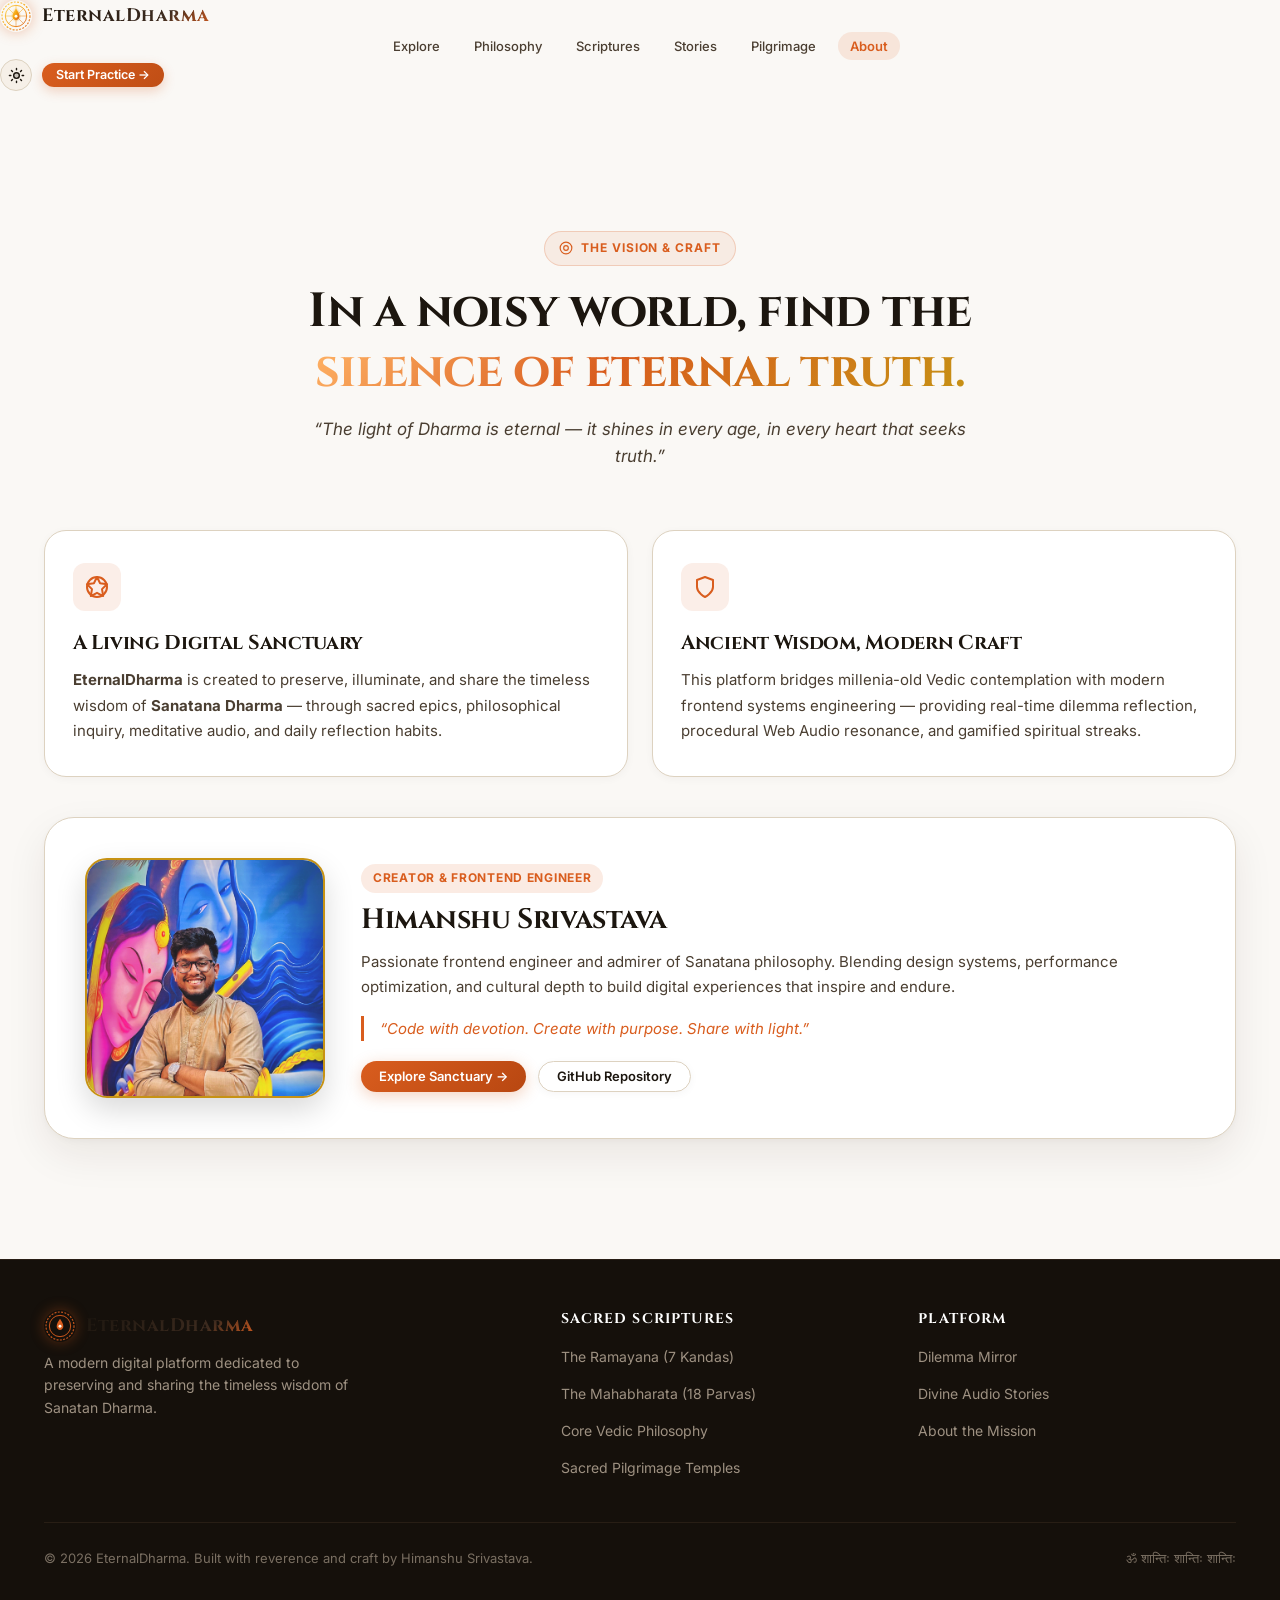
<file: about.html>
<!DOCTYPE html>
<html lang="en">
<head>
  <meta charset="UTF-8" />
  <meta name="viewport" content="width=device-width, initial-scale=1.0" />
  <title>About | EternalDharma — The Digital Sanctuary</title>
  <meta name="description" content="Learn about the mission, philosophy, and craft behind EternalDharma — an interactive digital sanctuary for timeless Sanatan wisdom." />
  
  <!-- Google Fonts: Editorial Serif + Modern Clean Sans + Devanagari -->
  <link rel="preconnect" href="https://fonts.googleapis.com" />
  <link rel="preconnect" href="https://fonts.gstatic.com" crossorigin />
  <link href="https://fonts.googleapis.com/css2?family=Cinzel:wght@600;700;800&family=Inter:wght@400;500;600;700&family=Noto+Serif+Devanagari:wght@400;600;700&display=swap" rel="stylesheet" />
  
  <!-- Stylesheets -->
  <link rel="stylesheet" href="css/style.css?v=10.0" />
  <link rel="stylesheet" href="css/responsive.css?v=10.0" />
  <link rel="stylesheet" href="css/about.css?v=10.0" />
</head>
<body>

  <!-- 🕉️ TOP NAVIGATION (Floating Glass Island) -->
  <header class="navbar-wrapper" id="mainNavbar">
    <div class="navbar-island">
      <a href="index.html" class="brand-logo" aria-label="EternalDharma Homepage">
        <svg class="brand-emblem-svg" width="32" height="32" viewBox="0 0 48 48" fill="none" xmlns="http://www.w3.org/2000/svg" aria-hidden="true">
          <defs>
            <linearGradient id="dharmaGoldGradNav" x1="0%" y1="0%" x2="100%" y2="100%">
              <stop offset="0%" stop-color="#FCD34D" />
              <stop offset="50%" stop-color="#F59E0B" />
              <stop offset="100%" stop-color="#D95D1E" />
            </linearGradient>
            <filter id="sacredGlowNav" x="-20%" y="-20%" width="140%" height="140%">
              <feGaussianBlur stdDeviation="1.5" result="blur" />
              <feComposite in="SourceGraphic" in2="blur" operator="over" />
            </filter>
          </defs>
          <circle cx="24" cy="24" r="21" stroke="url(#dharmaGoldGradNav)" stroke-width="1.8" stroke-dasharray="3 2" opacity="0.85" />
          <circle cx="24" cy="24" r="16" stroke="url(#dharmaGoldGradNav)" stroke-width="1.4" />
          <path d="M24 8 L24 40 M8 24 L40 24 M12.7 12.7 L35.3 35.3 M12.7 35.3 L35.3 12.7" stroke="url(#dharmaGoldGradNav)" stroke-width="1.2" stroke-linecap="round" opacity="0.65" />
          <path d="M24 13 C21.5 17 19 20.5 19 24.5 C19 27.5 21.2 30 24 30 C26.8 30 29 27.5 29 24.5 C29 20.5 26.5 17 24 13 Z" fill="url(#dharmaGoldGradNav)" filter="url(#sacredGlowNav)" />
          <circle cx="24" cy="24.5" r="2.2" fill="#FFFDF0" />
        </svg>
        <span class="brand-title">EternalDharma</span>
      </a>

      <nav aria-label="Primary Navigation" class="nav-menu">
        <ul class="nav-links">
          <li><a href="index.html#discovery" class="nav-link">Explore</a></li>
          <li><a href="sanatan.html" class="nav-link">Philosophy</a></li>
          <li><a href="index.html#scriptures" class="nav-link">Scriptures</a></li>
          <li><a href="stories.html" class="nav-link">Stories</a></li>
          <li><a href="temples.html" class="nav-link">Pilgrimage</a></li>
          <li><a href="about.html" class="nav-link active">About</a></li>
        </ul>
      </nav>

      <div class="nav-actions">
        <!-- Atmospheric Mode Switcher -->
        <button class="btn-atmosphere-toggle" id="btnAtmosphereToggle" title="Toggle Atmosphere (Suryodaya Dawn / Sandhya Night)" aria-label="Toggle Atmosphere Mode">
          <span class="atmosphere-icon-wrap" id="atmosphereIcon">
            <svg width="17" height="17" viewBox="0 0 24 24" fill="none" xmlns="http://www.w3.org/2000/svg" class="atmosphere-svg" aria-hidden="true">
              <circle cx="12" cy="12" r="4" stroke="currentColor" stroke-width="2" fill="currentColor" fill-opacity="0.2"/>
              <path d="M12 2v2M12 20v2M4.93 4.93l1.41 1.41M17.66 17.66l1.41 1.41M2 12h2M20 12h2M6.34 17.66l-1.41 1.41M19.07 4.93l-1.41 1.41" stroke="currentColor" stroke-width="2" stroke-linecap="round"/>
            </svg>
          </span>
        </button>

        <a href="index.html#inquiry" class="btn btn-primary btn-sm nav-cta-btn">Start Practice &rarr;</a>

        <button class="mobile-menu-toggle" id="mobileMenuToggle" aria-label="Toggle Mobile Navigation">
          <span></span>
          <span></span>
        </button>
      </div>
    </div>

    <!-- Mobile Navigation Drawer -->
    <div class="mobile-nav-drawer" id="mobileNavDrawer">
      <ul class="mobile-nav-links">
        <li><a href="index.html" class="mobile-nav-link">Home Sanctuary</a></li>
        <li><a href="sanatan.html" class="mobile-nav-link">Core Philosophy</a></li>
        <li><a href="mahabharata.html" class="mobile-nav-link">The Mahabharata</a></li>
        <li><a href="ramayana.html" class="mobile-nav-link">The Ramayana</a></li>
        <li><a href="stories.html" class="mobile-nav-link">Divine Audio Stories</a></li>
        <li><a href="temples.html" class="mobile-nav-link">Sacred Temples</a></li>
        <li><a href="about.html" class="mobile-nav-link active">About the Platform</a></li>
      </ul>
    </div>
  </header>

  <main class="about-page-main">
    <!-- Hero Header -->
    <section class="about-hero-section">
      <div class="container text-center">
        <div class="hero-badge-row" style="justify-content: center; margin-bottom: 16px;">
          <span class="pill-badge">
            <svg width="14" height="14" viewBox="0 0 24 24" fill="none" stroke="currentColor" stroke-width="2"><circle cx="12" cy="12" r="10"/><circle cx="12" cy="12" r="4"/></svg>
            <span>The Vision &amp; Craft</span>
          </span>
        </div>
        <h1 class="about-hero-title">In a noisy world, find the <span class="accent-text">silence of eternal truth.</span></h1>
        <p class="about-hero-sub">
          “The light of Dharma is eternal — it shines in every age, in every heart that seeks truth.”
        </p>
      </div>
    </section>

    <!-- Main Content Grid -->
    <section class="about-body-section">
      <div class="container">
        
        <div class="about-cards-grid">
          <!-- Card 1: Mission -->
          <div class="about-glass-card">
            <div class="about-card-icon">
              <svg width="24" height="24" viewBox="0 0 24 24" fill="none" stroke="currentColor" stroke-width="2" stroke-linecap="round" stroke-linejoin="round">
                <circle cx="12" cy="12" r="10"></circle>
                <polygon points="12 2 15.09 8.26 22 9.27 17 14.14 18.18 21.02 12 17.77 5.82 21.02 7 14.14 2 9.27 8.91 8.26 12 2"></polygon>
              </svg>
            </div>
            <h3 class="about-card-title">A Living Digital Sanctuary</h3>
            <p class="about-card-text">
              <strong>EternalDharma</strong> is created to preserve, illuminate, and share the timeless wisdom of <strong>Sanatana Dharma</strong> — through sacred epics, philosophical inquiry, meditative audio, and daily reflection habits.
            </p>
          </div>

          <!-- Card 2: Philosophy -->
          <div class="about-glass-card">
            <div class="about-card-icon">
              <svg width="24" height="24" viewBox="0 0 24 24" fill="none" stroke="currentColor" stroke-width="2" stroke-linecap="round" stroke-linejoin="round">
                <path d="M12 22s8-4 8-10V5l-8-3-8 3v7c0 6 8 10 8 10z"></path>
              </svg>
            </div>
            <h3 class="about-card-title">Ancient Wisdom, Modern Craft</h3>
            <p class="about-card-text">
              This platform bridges millenia-old Vedic contemplation with modern frontend systems engineering — providing real-time dilemma reflection, procedural Web Audio resonance, and gamified spiritual streaks.
            </p>
          </div>
        </div>

        <!-- Creator Profile Showcase -->
        <div class="creator-showcase-card">
          <div class="creator-media-col">
            <img src="images/mypic.webp" alt="Himanshu Srivastava" class="creator-portrait-img" loading="lazy" />
          </div>
          <div class="creator-details-col">
            <span class="creator-role-tag">Creator &amp; Frontend Engineer</span>
            <h2 class="creator-name-title">Himanshu Srivastava</h2>
            <p class="creator-bio-p">
              Passionate frontend engineer and admirer of Sanatana philosophy. Blending design systems, performance optimization, and cultural depth to build digital experiences that inspire and endure.
            </p>
            <blockquote class="creator-quote-block">
              “Code with devotion. Create with purpose. Share with light.”
            </blockquote>
            <div style="margin-top: 20px; display: flex; gap: 12px;">
              <a href="index.html" class="btn btn-primary btn-sm">Explore Sanctuary &rarr;</a>
              <a href="https://github.com/srivastava071/EternalDharma" target="_blank" rel="noopener" class="btn btn-secondary btn-sm">GitHub Repository</a>
            </div>
          </div>
        </div>

      </div>
    </section>
  </main>

  <!-- 🦶 SITE FOOTER -->
  <footer class="site-footer">
    <div class="container">
      <div class="footer-top-grid">
        <div class="footer-brand-info">
          <div class="brand-logo" style="margin-bottom: 8px;">
            <svg class="brand-emblem-svg" width="32" height="32" viewBox="0 0 48 48" fill="none" xmlns="http://www.w3.org/2000/svg" aria-hidden="true">
              <circle cx="24" cy="24" r="21" stroke="#D95D1E" stroke-width="1.8" stroke-dasharray="3 2" opacity="0.85" />
              <circle cx="24" cy="24" r="16" stroke="#D95D1E" stroke-width="1.4" />
              <path d="M24 13 C21.5 17 19 20.5 19 24.5 C19 27.5 21.2 30 24 30 C26.8 30 29 27.5 29 24.5 C29 20.5 26.5 17 24 13 Z" fill="#D95D1E" />
              <circle cx="24" cy="24.5" r="2.2" fill="#FFFDF0" />
            </svg>
            <span class="brand-title" style="color: #FFFFFF;">EternalDharma</span>
          </div>
          <p>A modern digital platform dedicated to preserving and sharing the timeless wisdom of Sanatan Dharma.</p>
        </div>

        <div>
          <h4 class="footer-heading">Sacred Scriptures</h4>
          <ul class="footer-links-list">
            <li><a href="ramayana.html" class="footer-link">The Ramayana (7 Kandas)</a></li>
            <li><a href="mahabharata.html" class="footer-link">The Mahabharata (18 Parvas)</a></li>
            <li><a href="sanatan.html" class="footer-link">Core Vedic Philosophy</a></li>
            <li><a href="temples.html" class="footer-link">Sacred Pilgrimage Temples</a></li>
          </ul>
        </div>

        <div>
          <h4 class="footer-heading">Platform</h4>
          <ul class="footer-links-list">
            <li><a href="index.html#inquiry" class="footer-link">Dilemma Mirror</a></li>
            <li><a href="stories.html" class="footer-link">Divine Audio Stories</a></li>
            <li><a href="about.html" class="footer-link">About the Mission</a></li>
          </ul>
        </div>
      </div>

      <div class="footer-bottom-row">
        <span>&copy; 2026 EternalDharma. Built with reverence and craft by Himanshu Srivastava.</span>
        <span>ॐ शान्तिः शान्तिः शान्तिः</span>
      </div>
    </div>
  </footer>

  <!-- Scripts -->
  <script src="js/main.js" defer></script>
</body>
</html>
</file>
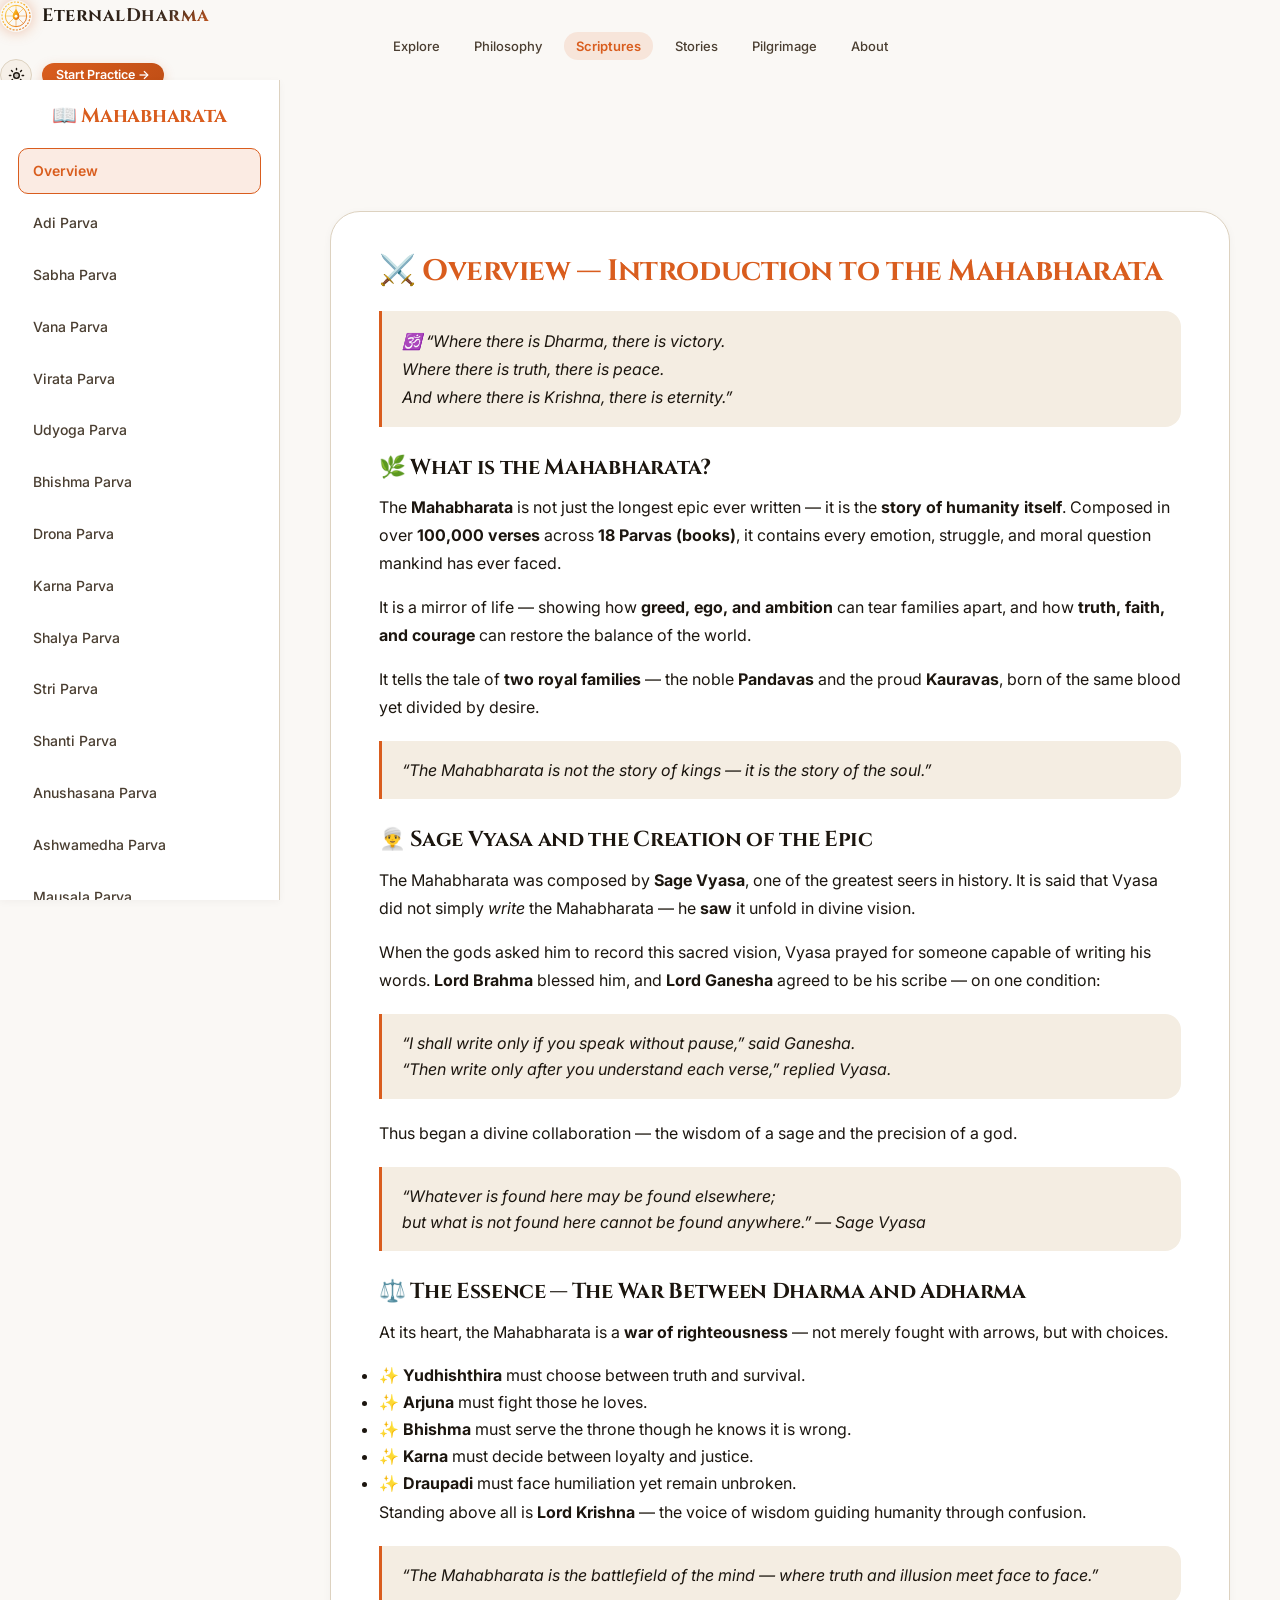
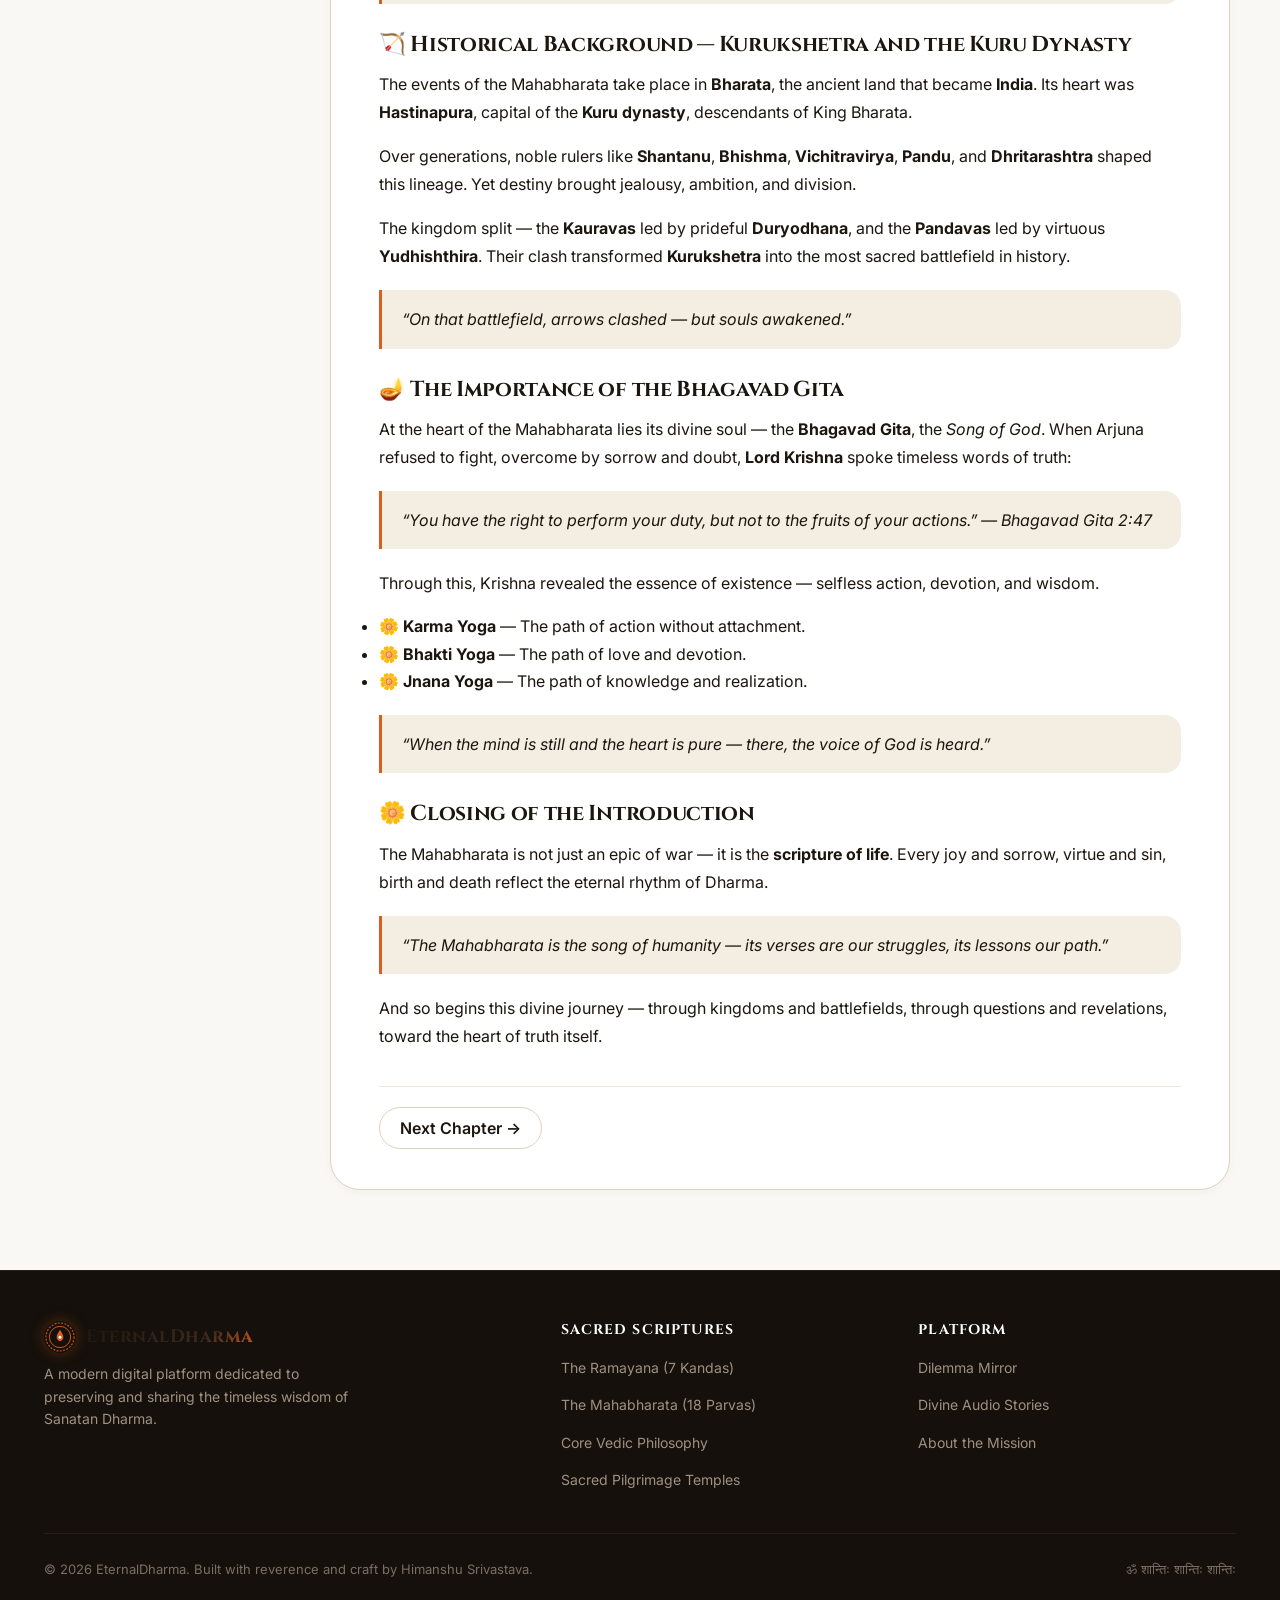
<file: mahabharata.html>
<!DOCTYPE html>
<html lang="en">
<head>
  <meta charset="UTF-8" />
  <meta name="viewport" content="width=device-width, initial-scale=1.0" />
  <title>The Mahabharata (18 Parvas) — Sacred Scripture Reader | EternalDharma</title>
  <meta name="description" content="Read and study the complete 18 Parvas of the epic Mahabharata with philosophical insights and moral essence." />
  
  <!-- Google Fonts: Editorial Serif + Modern Clean Sans + Devanagari -->
  <link rel="preconnect" href="https://fonts.googleapis.com" />
  <link rel="preconnect" href="https://fonts.gstatic.com" crossorigin />
  <link href="https://fonts.googleapis.com/css2?family=Cinzel:wght@600;700;800&family=Inter:wght@400;500;600;700&family=Noto+Serif+Devanagari:wght@400;600;700&display=swap" rel="stylesheet" />
  
  <!-- Stylesheets -->
  <link rel="stylesheet" href="css/style.css?v=10.0" />
  <link rel="stylesheet" href="css/responsive.css?v=10.0" />
  <link rel="stylesheet" href="css/mahabharat.css?v=10.0" />
</head>

<body>

  <!-- 🕉️ TOP NAVIGATION (Floating Glass Island) -->
  <header class="navbar-wrapper" id="mainNavbar">
    <div class="navbar-island">
      <a href="index.html" class="brand-logo" aria-label="EternalDharma Homepage">
        <svg class="brand-emblem-svg" width="32" height="32" viewBox="0 0 48 48" fill="none" xmlns="http://www.w3.org/2000/svg" aria-hidden="true">
          <defs>
            <linearGradient id="dharmaGoldGradMB" x1="0%" y1="0%" x2="100%" y2="100%">
              <stop offset="0%" stop-color="#FCD34D" />
              <stop offset="50%" stop-color="#F59E0B" />
              <stop offset="100%" stop-color="#D95D1E" />
            </linearGradient>
          </defs>
          <circle cx="24" cy="24" r="21" stroke="url(#dharmaGoldGradMB)" stroke-width="1.8" stroke-dasharray="3 2" opacity="0.85" />
          <circle cx="24" cy="24" r="16" stroke="url(#dharmaGoldGradMB)" stroke-width="1.4" />
          <path d="M24 8 L24 40 M8 24 L40 24 M12.7 12.7 L35.3 35.3 M12.7 35.3 L35.3 12.7" stroke="url(#dharmaGoldGradMB)" stroke-width="1.2" stroke-linecap="round" opacity="0.65" />
          <path d="M24 13 C21.5 17 19 20.5 19 24.5 C19 27.5 21.2 30 24 30 C26.8 30 29 27.5 29 24.5 C29 20.5 26.5 17 24 13 Z" fill="url(#dharmaGoldGradMB)" />
          <circle cx="24" cy="24.5" r="2.2" fill="#FFFDF0" />
        </svg>
        <span class="brand-title">EternalDharma</span>
      </a>

      <nav aria-label="Primary Navigation" class="nav-menu">
        <ul class="nav-links">
          <li><a href="index.html#discovery" class="nav-link">Explore</a></li>
          <li><a href="sanatan.html" class="nav-link">Philosophy</a></li>
          <li><a href="index.html#scriptures" class="nav-link active">Scriptures</a></li>
          <li><a href="stories.html" class="nav-link">Stories</a></li>
          <li><a href="temples.html" class="nav-link">Pilgrimage</a></li>
          <li><a href="about.html" class="nav-link">About</a></li>
        </ul>
      </nav>

      <div class="nav-actions">
        <!-- Atmospheric Mode Switcher -->
        <button class="btn-atmosphere-toggle" id="btnAtmosphereToggle" title="Toggle Atmosphere (Suryodaya Dawn / Sandhya Night)" aria-label="Toggle Atmosphere Mode">
          <span class="atmosphere-icon-wrap" id="atmosphereIcon">
            <svg width="17" height="17" viewBox="0 0 24 24" fill="none" xmlns="http://www.w3.org/2000/svg" class="atmosphere-svg" aria-hidden="true">
              <circle cx="12" cy="12" r="4" stroke="currentColor" stroke-width="2" fill="currentColor" fill-opacity="0.2"/>
              <path d="M12 2v2M12 20v2M4.93 4.93l1.41 1.41M17.66 17.66l1.41 1.41M2 12h2M20 12h2M6.34 17.66l-1.41 1.41M19.07 4.93l-1.41 1.41" stroke="currentColor" stroke-width="2" stroke-linecap="round"/>
            </svg>
          </span>
        </button>

        <a href="index.html#inquiry" class="btn btn-primary btn-sm nav-cta-btn">Start Practice &rarr;</a>

        <button class="mobile-menu-toggle" id="mobileMenuToggle" aria-label="Toggle Mobile Navigation">
          <span></span>
          <span></span>
        </button>
      </div>
    </div>

    <!-- Mobile Navigation Drawer -->
    <div class="mobile-nav-drawer" id="mobileNavDrawer">
      <ul class="mobile-nav-links">
        <li><a href="index.html" class="mobile-nav-link">Home Sanctuary</a></li>
        <li><a href="sanatan.html" class="mobile-nav-link">Core Philosophy</a></li>
        <li><a href="mahabharata.html" class="mobile-nav-link active">The Mahabharata</a></li>
        <li><a href="ramayana.html" class="mobile-nav-link">The Ramayana</a></li>
        <li><a href="stories.html" class="mobile-nav-link">Divine Audio Stories</a></li>
        <li><a href="temples.html" class="mobile-nav-link">Sacred Temples</a></li>
        <li><a href="about.html" class="mobile-nav-link">About</a></li>
      </ul>
    </div>
  </header>

    <!-- 🌼 MAIN STRUCTURE -->
     
    <div class="mahabharat-container">
     

        <!-- 🕉️ LEFT SIDEBAR -->
         
        <aside class="side-nav">
            <h2>📖 Mahabharata</h2>
            <ul>
                <li class="active" data-section="overview">Overview</li>
                <li data-section="adi">Adi Parva</li>
                <li data-section="sabha">Sabha Parva</li>
                <li data-section="vana">Vana Parva</li>
                <li data-section="virata">Virata Parva</li>
                <li data-section="udyoga">Udyoga Parva</li>
                <li data-section="bhishma">Bhishma Parva</li>
                <li data-section="drona">Drona Parva</li>
                <li data-section="karna">Karna Parva</li>
                <li data-section="shalya">Shalya Parva</li>
                <li data-section="stri">Stri Parva</li>
                <li data-section="shanti">Shanti Parva</li>
                <li data-section="anushasana">Anushasana Parva</li>
                <li data-section="ashwamedha">Ashwamedha Parva</li>
                <li data-section="mausala">Mausala Parva</li>
                <li data-section="mahaprasthanika">Mahaprasthanika & Swargarohana</li>
                <li data-section="characters">Key Characters</li>
                <li data-section="moral">Moral Essence</li>
                <li data-section="conclusion">Conclusion</li>
            </ul>
        </aside>
        <main class="content-area">
            <section id="overview" class="chapter active">
                <h2>⚔️ Overview — Introduction to the Mahabharata</h2>
                <p class="intro-quote">
                    🕉️ “Where there is Dharma, there is victory.<br>
                    Where there is truth, there is peace.<br>
                    And where there is Krishna, there is eternity.”
                </p>

                <h3>🌿 What is the Mahabharata?</h3>
                <p>
                    The <strong>Mahabharata</strong> is not just the longest epic ever written — it is the <strong>story
                        of humanity itself</strong>.
                    Composed in over <strong>100,000 verses</strong> across <strong>18 Parvas (books)</strong>, it
                    contains every emotion, struggle,
                    and moral question mankind has ever faced.
                </p>
                <p>
                    It is a mirror of life — showing how <strong>greed, ego, and ambition</strong> can tear families
                    apart,
                    and how <strong>truth, faith, and courage</strong> can restore the balance of the world.
                </p>
                <p>
                    It tells the tale of <strong>two royal families</strong> — the noble <strong>Pandavas</strong> and
                    the proud <strong>Kauravas</strong>,
                    born of the same blood yet divided by desire.
                </p>
                <blockquote>
                    “The Mahabharata is not the story of kings — it is the story of the soul.”
                </blockquote>

                <h3>👳‍♂️ Sage Vyasa and the Creation of the Epic</h3>
                <p>
                    The Mahabharata was composed by <strong>Sage Vyasa</strong>, one of the greatest seers in history.
                    It is said that Vyasa did not simply <em>write</em> the Mahabharata — he <strong>saw</strong> it
                    unfold in divine vision.
                </p>
                <p>
                    When the gods asked him to record this sacred vision, Vyasa prayed for someone capable of writing
                    his words.
                    <strong>Lord Brahma</strong> blessed him, and <strong>Lord Ganesha</strong> agreed to be his scribe
                    — on one condition:
                </p>
                <blockquote>
                    “I shall write only if you speak without pause,” said Ganesha.<br>
                    “Then write only after you understand each verse,” replied Vyasa.
                </blockquote>
                <p>
                    Thus began a divine collaboration — the wisdom of a sage and the precision of a god.
                </p>
                <blockquote>
                    “Whatever is found here may be found elsewhere;<br>
                    but what is not found here cannot be found anywhere.” — Sage Vyasa
                </blockquote>

                <h3>⚖️ The Essence — The War Between Dharma and Adharma</h3>
                <p>
                    At its heart, the Mahabharata is a <strong>war of righteousness</strong> — not merely fought with
                    arrows, but with choices.
                </p>
                <ul class="essence-list">
                    <li>✨ <strong>Yudhishthira</strong> must choose between truth and survival.</li>
                    <li>✨ <strong>Arjuna</strong> must fight those he loves.</li>
                    <li>✨ <strong>Bhishma</strong> must serve the throne though he knows it is wrong.</li>
                    <li>✨ <strong>Karna</strong> must decide between loyalty and justice.</li>
                    <li>✨ <strong>Draupadi</strong> must face humiliation yet remain unbroken.</li>
                </ul>
                <p>
                    Standing above all is <strong>Lord Krishna</strong> — the voice of wisdom guiding humanity through
                    confusion.
                </p>
                <blockquote>
                    “The Mahabharata is the battlefield of the mind — where truth and illusion meet face to face.”
                </blockquote>

                <h3>🏹 Historical Background — Kurukshetra and the Kuru Dynasty</h3>
                <p>
                    The events of the Mahabharata take place in <strong>Bharata</strong>, the ancient land that became
                    <strong>India</strong>.
                    Its heart was <strong>Hastinapura</strong>, capital of the <strong>Kuru dynasty</strong>,
                    descendants of King Bharata.
                </p>
                <p>
                    Over generations, noble rulers like <strong>Shantanu</strong>, <strong>Bhishma</strong>,
                    <strong>Vichitravirya</strong>,
                    <strong>Pandu</strong>, and <strong>Dhritarashtra</strong> shaped this lineage. Yet destiny brought
                    jealousy, ambition, and division.
                </p>
                <p>
                    The kingdom split — the <strong>Kauravas</strong> led by prideful <strong>Duryodhana</strong>, and
                    the <strong>Pandavas</strong> led by
                    virtuous <strong>Yudhishthira</strong>. Their clash transformed <strong>Kurukshetra</strong> into
                    the most sacred battlefield in history.
                </p>
                <blockquote>
                    “On that battlefield, arrows clashed — but souls awakened.”
                </blockquote>

                <h3>🪔 The Importance of the Bhagavad Gita</h3>
                <p>
                    At the heart of the Mahabharata lies its divine soul — the <strong>Bhagavad Gita</strong>, the
                    <em>Song of God</em>.
                    When Arjuna refused to fight, overcome by sorrow and doubt, <strong>Lord Krishna</strong> spoke
                    timeless words of truth:
                </p>
                <blockquote>
                    “You have the right to perform your duty, but not to the fruits of your actions.” — <em>Bhagavad
                        Gita 2:47</em>
                </blockquote>
                <p>
                    Through this, Krishna revealed the essence of existence — selfless action, devotion, and wisdom.
                </p>
                <ul class="essence-list">
                    <li>🌼 <strong>Karma Yoga</strong> — The path of action without attachment.</li>
                    <li>🌼 <strong>Bhakti Yoga</strong> — The path of love and devotion.</li>
                    <li>🌼 <strong>Jnana Yoga</strong> — The path of knowledge and realization.</li>
                </ul>
                <blockquote>
                    “When the mind is still and the heart is pure — there, the voice of God is heard.”
                </blockquote>

                <h3>🌼 Closing of the Introduction</h3>
                <p>
                    The Mahabharata is not just an epic of war — it is the <strong>scripture of life</strong>.
                    Every joy and sorrow, virtue and sin, birth and death reflect the eternal rhythm of Dharma.
                </p>
                <blockquote>
                    “The Mahabharata is the song of humanity — its verses are our struggles, its lessons our path.”
                </blockquote>
                <p>
                    And so begins this divine journey — through kingdoms and battlefields, through questions and
                    revelations,
                    toward the heart of truth itself.
                </p>

                <div class="nav-buttons">
                    <button class="next-btn" data-next="adi">Next Chapter →</button>
                </div>
            </section>
            <!-- ===================================================
⚔️ ADI PARVA — The Origins and Birth of the Kuru Dynasty
=================================================== -->
            <section id="adi" class="chapter">
                <h2>👑 Adi Parva — The Origins and Birth of the Kuru Dynasty</h2>

                <p class="intro-quote">
                    “The river of destiny begins as a gentle stream — but even the softest waters carve mountains in
                    time.”
                </p>

                <h3>🌊 King Shantanu and Goddess Ganga</h3>
                <p>
                    Long before the Kurukshetra war, before the Pandavas or the Kauravas were born, there ruled in
                    Hastinapura a noble and wise king — <strong>Shantanu</strong>, of the Kuru dynasty. He was kind,
                    just, and beloved by his people.
                </p>
                <p>
                    One day, while walking by the sacred <strong>Ganga River</strong>, he saw a vision of ethereal
                    beauty — the goddess <strong>Ganga</strong> herself, radiant like moonlight, emerging from the
                    waters.
                </p>
                <p>
                    Struck by her grace, the king said, <br>
                    <em>“O divine one, whoever you are, you have captured my heart.”</em>
                </p>
                <p>
                    Ganga smiled gently and said, <br>
                    <em>“I shall be your wife, O king, but you must never question my actions — whatever I do, you must
                        accept in silence.”</em>
                </p>
                <p>
                    Blinded by love, Shantanu agreed. Their union brought great joy to the kingdom — until sorrow
                    followed. Each time Ganga bore a child, she carried the baby to the river and drowned it. The king
                    watched in silent pain, bound by his promise.
                </p>
                <p>
                    But when the <strong>eighth child</strong> was born, his heart broke. He cried out, <em>“Stop, O
                        cruel woman! Why do you destroy our children?”</em>
                </p>
                <blockquote>
                    “You have broken your vow, my king. These were the eight Vasus — celestial beings cursed to be born
                    on Earth. I freed them from their curse. Only this last child must remain.”
                </blockquote>
                <p>
                    And with that, she vanished — leaving behind the eighth son, <strong>Devavrata</strong>, who would
                    later be known as <strong>Bhishma</strong> — the greatest warrior and the purest soul of the
                    Mahabharata.
                </p>

                <h3>⚔️ The Birth of Bhishma and His Terrible Vow</h3>
                <p>
                    Devavrata grew into a mighty prince — wise, brave, and noble. He mastered every weapon and every
                    scripture under the guidance of sages. No one equaled him in valor or virtue.
                </p>
                <p>
                    Years later, King Shantanu fell in love again — this time with <strong>Satyavati</strong>, the
                    daughter of a fisherman. Her father agreed to the marriage on one condition:
                </p>
                <blockquote>
                    “The son born of Satyavati must inherit the throne of Hastinapura.”
                </blockquote>
                <p>
                    Shantanu’s heart sank — for he could not deny his eldest son, Devavrata, his rightful claim. When
                    Devavrata learned of his father’s sorrow, he went to the fisherman and made a <strong>terrible
                        vow</strong> — that he would <strong>never marry</strong>, and <strong>never claim the
                        throne</strong>.
                </p>
                <blockquote>
                    “From this day, you shall be known as Bhishma — the one who took the most terrible vow.”
                </blockquote>
                <p>
                    For the rest of his life, Bhishma lived in purity, discipline, and service — a guardian of the
                    throne, yet bound by destiny’s chains.
                </p>

                <h3>🌹 Shantanu’s Marriage to Satyavati</h3>
                <p>
                    With Bhishma’s vow, Shantanu and Satyavati were married. But happiness was short-lived. Two sons
                    were born — <strong>Chitrangada</strong> and <strong>Vichitravirya</strong>. Shantanu passed away
                    soon after, and Bhishma, true to his vow, became protector of the kingdom and the young princes.
                </p>
                <p>
                    In time, Chitrangada was killed in battle, and Vichitravirya ascended the throne — only to die
                    young, leaving no heirs. The throne of Hastinapura was now empty — and the line of the Kurus stood
                    on the brink of extinction.
                </p>

                <h3>🕊️ The Birth of Vyasa, Chitrangada and Vichitravirya</h3>
                <p>
                    Before her marriage to Shantanu, Satyavati had a divine encounter. Once, while ferrying the sage
                    <strong>Parashara</strong> across the river, she was blessed with a son born of divine energy —
                    <strong>Krishna Dvaipayana Vyasa</strong>, the sage who would one day compose the Mahabharata
                    itself.
                </p>
                <p>
                    Thus, Vyasa was born before her royal marriage — a soul born of wisdom and destined to shape destiny
                    itself.
                </p>
                <p>
                    When Vichitravirya died without an heir, Satyavati turned to her son Vyasa for help — to preserve
                    the royal lineage through the ancient practice of <strong>Niyoga</strong>, where a sage could father
                    children on behalf of a deceased king.
                </p>

                <h3>🌺 The Widowed Queens and Vyasa’s Divine Intervention</h3>
                <p>
                    Vichitravirya’s widows, <strong>Ambika</strong> and <strong>Ambalika</strong>, were asked to bear
                    children through Vyasa. The sage agreed, but his divine appearance — wild-haired and radiant —
                    frightened them. Ambika closed her eyes out of fear, and thus was born
                    <strong>Dhritarashtra</strong>, blind from birth. Ambalika turned pale, and thus was born
                    <strong>Pandu</strong>, fair but weak in health.
                </p>
                <p>
                    A maidservant, unafraid, approached Vyasa with humility, and from her was born
                    <strong>Vidura</strong> — wise, calm, and pure of heart, though not of royal blood.
                </p>
                <blockquote>
                    “Thus were born three sons — Dhritarashtra, Pandu, and Vidura — each carrying a part of destiny that
                    would one day collide.”
                </blockquote>

                <h3>🩸 Pandu’s Curse and the Divine Birth of the Pandavas</h3>
                <p>
                    When Dhritarashtra, being blind, could not rule, <strong>Pandu</strong> was crowned king of
                    Hastinapura. He ruled justly and brought prosperity to the land.
                </p>
                <p>
                    During a hunt, however, he accidentally killed a sage, who cursed him: <br>
                    <em>“If you ever embrace your wife in passion, you shall die instantly.”</em>
                </p>
                <p>
                    Pandu, grief-stricken, renounced the throne and lived in the forest with his wives,
                    <strong>Kunti</strong> and <strong>Madri</strong>. But destiny had other plans. Kunti had once
                    received a divine mantra that could summon any god. At Pandu’s request, she invoked the gods to
                    bless her with sons.
                </p>
                <p>Thus were born the <strong>five Pandavas</strong>, each from a celestial father:</p>

                <table class="essence-table">
                    <tr>
                        <th>Pandava</th>
                        <th>Divine Father</th>
                        <th>Symbolism</th>
                    </tr>
                    <tr>
                        <td>Yudhishthira</td>
                        <td>Dharma (God of Truth)</td>
                        <td>Justice and wisdom</td>
                    </tr>
                    <tr>
                        <td>Bhima</td>
                        <td>Vayu (Wind God)</td>
                        <td>Strength and courage</td>
                    </tr>
                    <tr>
                        <td>Arjuna</td>
                        <td>Indra (King of Gods)</td>
                        <td>Valor and focus</td>
                    </tr>
                    <tr>
                        <td>Nakula</td>
                        <td>Ashwini Twin Gods</td>
                        <td>Beauty and grace</td>
                    </tr>
                    <tr>
                        <td>Sahadeva</td>
                        <td>Ashwini Twin Gods</td>
                        <td>Knowledge and intuition</td>
                    </tr>
                </table>

                <p>
                    Madri, through Kunti’s blessing, bore Nakula and Sahadeva — completing the divine brotherhood of the
                    Pandavas. Meanwhile, Dhritarashtra married <strong>Gandhari</strong>, who, out of love and empathy,
                    blindfolded herself for life.
                </p>

                <h3>🐍 Dhritarashtra’s Sons — The Hundred Kauravas</h3>
                <p>
                    Gandhari prayed to Lord Shiva for sons — and received a lump of flesh instead. At Vyasa’s guidance,
                    the lump was divided into <strong>100 jars</strong>, each nurtured carefully until 100 sons were
                    born — the <strong>Kauravas</strong>, led by <strong>Duryodhana</strong>, proud and fiery in nature.
                </p>
                <p>
                    Alongside them was <strong>Duhshasana</strong> and their sister <strong>Duhshala</strong> — the next
                    generation of fate and conflict. Thus were born the two lines of destiny — the Pandavas, children of
                    the divine, and the Kauravas, born of ambition and pride.
                </p>
                <p>
                    The threads of Dharma and Adharma were now woven tightly together — the stage set for a war that
                    would change the world.
                </p>

                <h3>🏹 Early Childhood and Training of the Princes</h3>
                <p>
                    Under the guardianship of Bhishma and the wise Vidura, both the Pandavas and Kauravas were trained
                    together in arms and knowledge. Their guru was <strong>Dronacharya</strong>, master of warfare, who
                    taught them the sacred arts of archery, swordsmanship, and ethics.
                </p>
                <p>
                    Arjuna became Drona’s favorite pupil — unmatched in skill and discipline. This, however, ignited
                    jealousy in Duryodhana’s heart, who began to see Arjuna not as a brother, but as a rival.
                </p>
                <p>
                    <strong>Karna</strong>, born secretly to Kunti before her marriage, was found and raised by a humble
                    charioteer. His unmatched valor made him Arjuna’s equal — yet his birth secret became his curse.
                </p>
                <blockquote>
                    “The seeds of pride, envy, and destiny were now fully sown — and the wheels of fate had begun to
                    turn toward Kurukshetra.”
                </blockquote>

                <h3>🌞 Essence of the Adi Parva</h3>
                <p>
                    The <strong>Adi Parva</strong> is not just the beginning of the Mahabharata — it is the birth of
                    Dharma itself. It shows how one vow, one curse, or one choice can shape the destiny of generations.
                </p>
                <blockquote>
                    “Fate begins with love, grows with sacrifice, and ends with the battle between the heart and the
                    soul.”
                </blockquote>

                <div class="nav-buttons">
                    <button class="prev-btn" data-prev="overview">⬅ Previous</button>
                    <button class="next-btn" data-next="sabha">Next ➡</button>
                </div>
            </section>
            <!-- ===================================================
⚔️ SABHA PARVA — The Palace and the Game of Dice
=================================================== -->
            <section id="sabha" class="chapter">
                <h2>⚔️ Sabha Parva – The Palace and the Game of Dice</h2>

                <p class="intro-quote">
                    “When pride blinds the heart and deceit wears the mask of friendship — the kingdom of Dharma begins
                    to tremble.”
                </p>

                <h3>👑 Yudhishthira Crowned King of Indraprastha</h3>
                <p>
                    After the death of King Pandu, and years of exile under Bhishma’s care, the
                    <strong>Pandavas</strong> returned to Hastinapura — grown wise, strong, and noble. The court of King
                    Dhritarashtra rejoiced at their return, but within the palace walls, jealousy had already begun to
                    whisper.
                </p>
                <p>
                    To prevent conflict between the Pandavas and Kauravas, Dhritarashtra, guided by Bhishma and Vidura,
                    divided the kingdom — giving the Pandavas a barren, lifeless land called
                    <strong>Khandavaprastha</strong>.
                </p>
                <p>
                    But the sons of Dharma accepted it with gratitude, saying, <br>
                    <em>“Even a dry land can bloom if truth and effort water it.”</em>
                </p>
                <p>
                    With the blessings of Lord Krishna, they transformed the wasteland into a <strong>golden
                        city</strong>, shining with prosperity and peace. It was renamed <strong>Indraprastha</strong> —
                    the City of the Gods.
                </p>
                <p>
                    Soon, <strong>Yudhishthira</strong>, the eldest Pandava, was crowned <strong>king</strong>, and
                    under his rule, the land flourished with justice and compassion. The name of the Pandavas spread
                    like fragrance across Aryavarta — and with fame came envy.
                </p>

                <h3>🏰 The Building of the Maya Sabha (Palace of Illusions)</h3>
                <p>
                    As Indraprastha grew into a city of wonders, the divine architect <strong>Maya</strong>, grateful
                    for Arjuna’s help in the Khandava forest, built a magnificent palace — the <strong>Maya
                        Sabha</strong>, a hall beyond mortal imagination.
                </p>
                <p>
                    Its floors reflected like mirrors, its doors appeared where none existed, and its pools looked like
                    crystal floors.
                </p>
                <p>
                    When <strong>Duryodhana</strong>, the eldest Kaurava, visited for Yudhishthira’s royal sacrifice
                    (<em>Rajasuya Yajna</em>), he was awestruck by the grandeur — but awe soon turned into humiliation.
                </p>
                <p>
                    As he walked through the palace, he mistook a pool for the floor and fell into the water. The
                    Pandavas’ servants laughed, and even <strong>Draupadi</strong>, with a smile, said,
                </p>
                <blockquote>
                    “The son of a blind man is also blind.”
                </blockquote>
                <p>
                    Those words pierced Duryodhana’s pride like arrows. That laughter would echo in his mind forever — a
                    flame of vengeance that would burn the world.
                </p>

                <h3>🐍 Duryodhana’s Jealousy and Humiliation</h3>
                <p>
                    When Duryodhana returned to Hastinapura, his heart was consumed with envy. He saw only one truth —
                    that his cousins had everything he desired: power, love, respect, and divine favor.
                </p>
                <p>
                    He said to his uncle <strong>Shakuni</strong>, <br>
                    <em>“I cannot breathe while the Pandavas rule over Indraprastha.”</em>
                </p>
                <p>
                    Shakuni, cunning and cruel, smiled and replied, <br>
                    <em>“Do not fight them with weapons, my prince. Defeat them with the game of dice — where skill
                        meets destiny.”</em>
                </p>
                <p>
                    Thus was born the <strong>plot</strong> that would destroy the harmony of Aryavarta.
                </p>

                <h3>🎲 Shakuni’s Plot and the Invitation to the Dice Game</h3>
                <p>
                    Shakuni, a master of deceit, requested Dhritarashtra to invite Yudhishthira to a game of dice — a
                    seemingly friendly gesture between brothers.
                </p>
                <p>
                    But the dice Shakuni played with were <strong>enchanted</strong>, and obeyed only his will.
                </p>
                <p>
                    When Vidura warned Yudhishthira not to go, the eldest Pandava said, <br>
                    <em>“I cannot refuse the call of my elders, nor can I ignore the law of courtesy. But I shall play
                        with honesty — whatever comes, I accept as fate.”</em>
                </p>
                <p>
                    Thus began the <strong>darkest game in history</strong> — a game not of dice, but of <strong>destiny
                        itself</strong>.
                </p>

                <h3>⚡ Yudhishthira’s Downfall and Loss of Kingdom</h3>
                <p>
                    As the dice rolled, so did the Pandavas’ fortune. Shakuni played with calm deceit, while
                    Yudhishthira, bound by Dharma, played with faith.
                </p>
                <p>
                    One by one, he lost: his jewels, his chariots, his lands, his servants… and finally — his
                    <strong>kingdom</strong>.
                </p>
                <p>
                    Yet his pride as a Kshatriya pushed him forward. He wagered again — and lost <strong>his
                        brothers</strong>. One final throw — and he lost <strong>himself</strong>.
                </p>
                <p>
                    Still, Shakuni asked, <br>
                    <em>“You have one last thing left to stake — your queen, Draupadi.”</em>
                </p>
                <p>
                    The court fell silent. Yudhishthira’s heart trembled, but fate had taken hold. He placed his final
                    bet — and lost.
                </p>
                <p>
                    The queen of Indraprastha, the daughter of fire, was dragged into the assembly — her dignity
                    shattered, yet her spirit unbroken.
                </p>

                <h3>🔥 Draupadi’s Humiliation and Krishna’s Divine Protection</h3>
                <p>
                    Draupadi stood in the royal court, her eyes filled with tears and fury. Surrounded by elders —
                    Bhishma, Drona, and Dhritarashtra — she cried,
                </p>
                <blockquote>
                    “Whom did Yudhishthira lose first — himself, or me? If he had already lost himself, he had no right
                    to wager me!”
                </blockquote>
                <p>
                    No one spoke. Only silence and shame filled the hall.
                </p>
                <p>
                    Then <strong>Duhshasana</strong>, Duryodhana’s brother, pulled at her garment in cruel arrogance.
                    But as he tried to disrobe her, a <strong>miracle</strong> occurred — her sari grew endlessly,
                    covering her again and again.
                </p>
                <p>
                    The unseen hands of <strong>Lord Krishna</strong> protected her modesty, and the court trembled at
                    the divine sight.
                </p>
                <blockquote>
                    “I shall not tie my hair again until I wash it in the blood of Duhshasana.”
                </blockquote>
                <p>
                    Her vow became a flame that would one day ignite the war of Kurukshetra.
                </p>
                <p>
                    Ashamed, Dhritarashtra begged forgiveness and granted the Pandavas their freedom — but Shakuni’s
                    venom was not done. He challenged them once more to play — the condition: <strong>the loser would go
                        into exile for 13 years.</strong>
                </p>
                <p>
                    Bound by his word, Yudhishthira agreed — and again, fate turned against him. The Pandavas lost
                    everything once more, and thus began their <strong>years of exile</strong> — their kingdom gone,
                    their honor scarred, but their Dharma intact.
                </p>

                <h3>⚔️ The Vow of Revenge — The Seeds of War</h3>
                <p>
                    As the Pandavas left the court in silence, Kunti, their mother, whispered to them, <br>
                    <em>“Remember, my sons — forgiveness is Dharma, but forgetting is weakness.”</em>
                </p>
                <p>
                    In her heart, she knew — this humiliation would not end in peace, but in <strong>war</strong>.
                </p>
                <p>
                    Draupadi’s tears fell upon the earth like molten fire, and Bhima vowed before all,
                </p>
                <blockquote>
                    “I shall drink the blood of Duhshasana, and break Duryodhana’s thigh with my mace.”
                </blockquote>
                <p>
                    Thus were sown the <strong>seeds of Kurukshetra</strong> — not on a battlefield, but in a palace
                    hall, where dice rolled, and Dharma fell silent.
                </p>

                <h3>🌼 Essence of the Sabha Parva</h3>
                <p>
                    The <strong>Sabha Parva</strong> is the <strong>turning point of the Mahabharata</strong>. It is the
                    fall of righteousness and the rise of deceit. It shows how a single act of arrogance can destroy
                    generations, and how <strong>the silence of the wise</strong> can be as harmful as the words of the
                    wicked.
                </p>
                <blockquote>
                    “When injustice is done and the good remain silent — that silence becomes the loudest sin.”
                </blockquote>
                <p>
                    From this moment onward, the wheels of destiny began rolling toward Kurukshetra — the war that would
                    decide the fate of the world.
                </p>

                <div class="nav-buttons">
                    <button class="prev-btn" data-prev="adi">⬅ Previous</button>
                    <button class="next-btn" data-next="vana">Next ➡</button>
                </div>
            </section>
<!-- ===================================================
🌲 VANA PARVA — The Exile of the Pandavas
=================================================== -->
<section id="vana" class="chapter">
  <h2>🌲 Vana Parva – The Exile of the Pandavas</h2>

  <p class="intro-quote">
    “When the world turns its back, the forest becomes the teacher — and the soul begins its true journey.”
  </p>

  <h3>🌲 Pandavas’ 12 Years in the Forest</h3>
  <p>
    After the fateful game of dice, the <strong>Pandavas</strong>, along with <strong>Draupadi</strong>, left their kingdom behind. Barefoot, without crown or comfort, they walked away from the grandeur of Indraprastha into the solitude of the forest.
  </p>
  <p>
    Their exile lasted <strong>twelve long years</strong>, filled with hunger, hardship, and heartbreak. But though they lost their throne, they did not lose their <strong>dignity or Dharma</strong>.
  </p>
  <p>
    Every sunrise in the forest was a reminder — that truth shines brightest when surrounded by darkness.
  </p>
  <p>
    <strong>Yudhishthira</strong> led with calm wisdom, <strong>Bhima</strong> protected them with strength, <strong>Arjuna</strong> sought divine favor, <strong>Nakula</strong> and <strong>Sahadeva</strong> served with love, and <strong>Draupadi</strong>, though once a queen, endured every hardship with grace.
  </p>

  <h3>🕊️ Visits from Sages – Vyasa, Markandeya, and Narada</h3>
  <p>
    Though the Pandavas were away from their palace, they were never away from divine guidance.
  </p>
  <p>
    One day, <strong>Sage Vyasa</strong> appeared and comforted them. He said to Yudhishthira,
  </p>
  <blockquote>
    “Sorrow is the furnace in which Dharma is purified. Bear your trials with patience — for time itself serves the just.”
  </blockquote>
  <p>
    He taught them prayers and gave Arjuna the path to reach the gods for strength.
  </p>
  <p>
    Then came <strong>Sage Markandeya</strong>, the eternal youth, who narrated tales of past heroes — how Rama, Harishchandra, and Sita all endured suffering yet remained true.
  </p>
  <blockquote>
    “Even the gods test those whom they love — for their light must shine through pain.”
  </blockquote>
  <p>
    <strong>Narada</strong>, the celestial messenger, also visited, warning Yudhishthira that even kings must learn to conquer <em>anger, pride, and despair</em> before they can conquer the world.
  </p>
  <p>
    Thus, the forest became not a prison — but a <strong>school of wisdom</strong>.
  </p>

  <h3>🕉️ Arjuna’s Penance and Divine Weapons from Shiva</h3>
  <p>
    To prepare for the coming war, Sage Vyasa advised <strong>Arjuna</strong> to seek the blessings of the gods.
  </p>
  <p>
    Arjuna journeyed alone to the <strong>Himalayas</strong>, fasting, meditating, and performing severe penance. He stood unmoving in snow and silence, his heart fixed on Lord <strong>Shiva</strong>.
  </p>
  <p>
    One day, a wild boar charged at him. Arjuna shot his arrow — but another arrow struck the boar at the same moment. A hunter appeared, strong and radiant.
  </p>
  <p>
    They fought fiercely, their arrows blazing like fire — until Arjuna realized the hunter was no mortal, but <strong>Lord Shiva Himself</strong> in disguise.
  </p>
  <p>
    Arjuna fell to his knees and offered his bow in surrender. Pleased, Shiva blessed him with the <strong>Pashupatastra</strong>, a weapon of unimaginable power — and the gods showered Arjuna with celestial arms: the <strong>Vajra</strong>, the <strong>Brahmastra</strong>, and the <strong>Gandiva Bow</strong> from Agni.
  </p>
  <blockquote>
    “Arjuna, you are chosen — the protector of Dharma.”
  </blockquote>
  <p>
    When he returned, his brothers bowed, for he no longer carried only weapons — he carried the <strong>faith of the gods.</strong>
  </p>

  <h3>🌺 The Story of Nala and Damayanti</h3>
  <p>
    During their exile, <strong>Yudhishthira</strong> once sank into despair, weighed down by guilt and sorrow. To console him, Sage <strong>Brihadaswa</strong> told the tale of <strong>King Nala and Queen Damayanti</strong>.
  </p>
  <p>
    Nala, a righteous king, lost everything in a game of dice — just like Yudhishthira. He and Damayanti wandered in exile, suffering greatly. Yet, through patience, love, and endurance, they reclaimed their honor and happiness.
  </p>
  <blockquote>
    “Like gold purified in fire, the soul shines brighter after trial.”
  </blockquote>
  <p>
    Yudhishthira’s eyes filled with tears as he listened. He realized that his suffering was not punishment — but preparation.
  </p>

  <h3>🐒 Bhima’s Meeting with Hanuman</h3>
  <p>
    One morning, while searching for the divine flower <strong>Saugandhika</strong> for Draupadi, <strong>Bhima</strong> entered a deep forest filled with fragrance.
  </p>
  <p>
    There he saw an old monkey lying across the path. Bhima shouted, <br>
    <em>“Move aside, old one! I am the son of Vayu — Bhima, the strongest of men!”</em>
  </p>
  <p>
    The monkey replied softly, <br>
    <em>“I am weak and old. Move my tail yourself, mighty one.”</em>
  </p>
  <p>
    Bhima laughed and tried — but no matter how much he pushed or pulled, the tail wouldn’t move.
  </p>
  <p>
    At last, humbled, Bhima folded his hands. <br>
    <em>“Who are you, divine being?”</em>
  </p>
  <p>
    The monkey smiled and revealed his true form — <strong>Hanuman</strong>, his elder brother, the eternal servant of Lord Rama.
  </p>
  <blockquote>
    “In the coming war, I shall rest on Arjuna’s chariot flag — and my roar will protect you all.”
  </blockquote>
  <p>
    Bhima bowed with tears of devotion. For in that moment, strength learned the meaning of <strong>humility</strong>.
  </p>

  <h3>🌼 Draupadi’s Patience and Strength in Hardship</h3>
  <p>
    Draupadi, once the queen of Indraprastha, now wore bark and lived under trees. Yet her dignity never wavered.
  </p>
  <p>
    Many times she wept, asking Yudhishthira,
  </p>
  <blockquote>
    “Why should truth suffer while deceit prospers?”
  </blockquote>
  <p>
    Yudhishthira replied gently, <br>
    <em>“Draupadi, the wheel of time turns all — what rises must fall, and what falls shall rise again.”</em>
  </p>
  <p>
    Though her heart burned with the memory of her humiliation, she bore every pain with silence — becoming the very symbol of <strong>inner strength</strong> and <strong>self-control</strong>.
  </p>

  <h3>📜 Yudhishthira’s Lessons in Dharma</h3>
  <p>
    The forest tested Yudhishthira’s faith at every step. When anger called for revenge, he chose peace. When despair whispered surrender, he chose patience.
  </p>
  <blockquote>
    “Dharma is not always triumph — sometimes it is endurance.”
  </blockquote>
  <p>
    He said to Bhima, <br>
    <em>“Our kingdom was lost by deceit, but let us win the next one by virtue.”</em>
  </p>
  <p>
    In the stillness of the forest, the eldest Pandava became not just a king — but a <strong>sage</strong>.
  </p>

  <h3>🌞 Essence of the Vana Parva</h3>
  <p>
    The <strong>Vana Parva</strong> is the heart of the Mahabharata’s soul. It is where power bows to patience, and pride transforms into wisdom.
  </p>
  <ul>
    <li>Suffering refines character.</li>
    <li>Faith shines brightest in darkness.</li>
    <li>And even in exile, a soul walking in truth is never lost.</li>
  </ul>
  <blockquote>
    “The forest took their crown, but gave them something greater — the light of self-realization.”
  </blockquote>

  <div class="nav-buttons">
    <button class="prev-btn" data-prev="sabha">⬅ Previous</button>
    <button class="next-btn" data-next="virata">Next ➡</button>
  </div>
</section>
<!-- ===================================================
🪶 VIRATA PARVA — The Hidden Year
=================================================== -->
<section id="virata" class="chapter">
  <h2>🪶 Virata Parva – The Hidden Year</h2>

  <p class="intro-quote">
    “Even when truth must hide, it still shines from within.”
  </p>

  <h3>🌾 The Final Year of Exile (Incognito)</h3>
  <p>
    After living <strong>twelve years in the forest</strong>, the Pandavas had to spend <strong>one more year in hiding</strong> — a year when <strong>no one could recognize them</strong>.
    If anyone found out who they were, they would have to start their exile all over again.
  </p>
  <p>
    So, they left the forests and went to the kingdom of <strong>Virata</strong>, ruled by <strong>King Virata</strong>, a noble and kind ruler.
    There, the Pandavas and <strong>Draupadi</strong> decided to live in disguise for one year.
  </p>

  <h3>👑 Disguises of the Pandavas in King Virata’s Court</h3>
  <table class="essence-table">
    <tr><th>Pandava</th><th>Disguise / Name</th><th>Role in the Palace</th></tr>
    <tr><td>Yudhishthira</td><td>Kanka</td><td>Adviser to King Virata and master of dice</td></tr>
    <tr><td>Bhima</td><td>Ballava</td><td>Cook in the royal kitchen</td></tr>
    <tr><td>Arjuna</td><td>Brihannala</td><td>Dance and music teacher (as a eunuch)</td></tr>
    <tr><td>Nakula</td><td>Granthika</td><td>Caretaker of the royal horses</td></tr>
    <tr><td>Sahadeva</td><td>Tantipala</td><td>Keeper of the royal cows</td></tr>
    <tr><td>Draupadi</td><td>Sairandhri</td><td>Maid and companion to Queen Sudeshna</td></tr>
  </table>
  <p>
    For months they lived quietly, serving the royal family and hiding their true identities. But destiny soon tested their peace.
  </p>

  <h3>⚡ Kichaka’s Insult and Death at Bhima’s Hands</h3>
  <p>
    In King Virata’s court, there was a man named <strong>Kichaka</strong> — the commander of the army and brother of the queen. He was strong and arrogant.
  </p>
  <p>
    When he saw <strong>Draupadi (Sairandhri)</strong>, he became filled with desire and tried to trouble her. Draupadi went to the queen for help, but even the queen was afraid of Kichaka’s power.
  </p>
  <p>
    Finally, she went to <strong>Bhima (Ballava)</strong> and cried,
  </p>
  <blockquote>
    “O Bhima, I cannot bear this shame anymore. You must protect me!”
  </blockquote>
  <p>
    That night, Draupadi told Kichaka to meet her secretly in the dance hall. But instead of her, <strong>Bhima was waiting in the dark</strong>.
  </p>
  <p>
    When Kichaka entered, Bhima grabbed him with his mighty arms. A fierce fight broke out — and Bhima crushed Kichaka to death.
  </p>
  <p>
    Draupadi’s honor was restored, and she thanked Bhima with tears of relief. The people whispered, “A divine power must be protecting the queen’s maid!”
  </p>
  <p>
    But still, the Pandavas’ true identity remained a secret.
  </p>

  <h3>🏹 The Kauravas Attack Virata’s Kingdom</h3>
  <p>
    Time passed, and the last days of the incognito year approached. Just then, the <strong>Kauravas</strong>, led by <strong>Duryodhana</strong> and <strong>Karna</strong>, decided to attack King Virata’s kingdom, hoping to find the Pandavas.
  </p>
  <p>
    The main army went away with King Virata, and the city was left almost empty.
  </p>
  <p>
    The Kauravas attacked the palace, and there was no one left to protect it — except <strong>Prince Uttara</strong>, the king’s young son, and his dance teacher, <em>Brihannala</em> — who was actually <strong>Arjuna</strong> in disguise.
  </p>
  <p>
    At first, Prince Uttara was afraid to face the enemy. Then, Brihannala smiled and said softly,
  </p>
  <blockquote>
    “Do not fear, prince. Let me be your charioteer — and I shall show you how warriors fight.”
  </blockquote>
  <p>
    As they reached the battlefield, Arjuna revealed his true form. He took out his divine bow, <strong>Gandiva</strong>, and blew his conch, <strong>Devadatta</strong>.
  </p>
  <p>
    At that moment, the sky thundered — and the Kauravas realized that <strong>Arjuna had returned!</strong>
  </p>

  <h3>⚔️ Arjuna’s Return and His Great Victory</h3>
  <p>
    Arjuna fought with unmatched courage. He faced <strong>Bheeshma</strong>, <strong>Drona</strong>, <strong>Karna</strong>, and <strong>Duryodhana</strong> — defeating them all with his divine weapons.
  </p>
  <p>
    The Kaurava army fled in fear, and Prince Uttara’s pride and courage were restored.
  </p>
  <p>
    After the war, Arjuna returned to the palace quietly, once again becoming Brihannala, until the final day of the hidden year passed.
  </p>

  <h3>🌞 The Pandavas Revealed — Preparing for War</h3>
  <p>
    When the year ended, the Pandavas revealed their true identities to King Virata. The entire court bowed before them in shock and respect. King Virata said,
  </p>
  <blockquote>
    “You are the greatest of warriors, and my kingdom is honored by your presence.”
  </blockquote>
  <p>
    He offered his daughter <strong>Uttara</strong> in marriage — and she was wed to <strong>Abhimanyu</strong>, the son of Arjuna and Subhadra.
  </p>
  <p>
    Soon after, messengers came from <strong>Hastinapura</strong>. The time of peace was over. The <strong>Pandavas demanded their kingdom back</strong>, and the <strong>Kauravas refused</strong>.
  </p>
  <p>
    The brothers knew — the time had come. The next sunrise would lead them toward <strong>Kurukshetra</strong>, toward <strong>war</strong> — a war for Dharma.
  </p>

  <h3>🌼 Essence of the Virata Parva</h3>
  <p>
    The <strong>Virata Parva</strong> shows how strength can hide in simplicity. Even when the Pandavas lived in disguise, their truth, courage, and honor never faded.
  </p>
  <ul>
    <li>True power doesn’t need to be seen — it shines from within.</li>
    <li>Patience is stronger than anger.</li>
    <li>And when the time is right, truth will always reveal itself.</li>
  </ul>
  <blockquote>
    “The Pandavas lived like shadows — but when the light returned, their glory filled the world again.”
  </blockquote>

  <div class="nav-buttons">
    <button class="prev-btn" data-prev="vana">⬅ Previous</button>
    <button class="next-btn" data-next="udyoga">Next ➡</button>
  </div>
</section>
<!-- ===================================================
🕊️ UDYOGA PARVA — The Peace Mission
=================================================== -->
<section id="udyoga" class="chapter">
  <h2>🕊️ Udyoga Parva – The Peace Mission</h2>

  <p class="intro-quote">
    “When words of peace fail, destiny prepares the sound of war.”
  </p>

  <h3>🌼 Krishna’s Attempt to Mediate Peace</h3>
  <p>
    The thirteen years of exile were over. The Pandavas had completed their time in the forest and in hiding. Now they sent a message to <strong>Hastinapura</strong> — a simple, rightful request:
  </p>
  <blockquote>
    “Give us back our share of the kingdom — that which was lost unfairly in the game of dice.  
    We seek not revenge, but justice.”
  </blockquote>
  <p>
    Wise men like <strong>Bhishma</strong>, <strong>Vidura</strong>, and <strong>Drona</strong> begged <strong>King Dhritarashtra</strong> to return what was due. They knew that another war between brothers would destroy the world.
  </p>
  <p>
    To avoid bloodshed, the Pandavas sent <strong>Lord Krishna</strong> himself as their <strong>messenger of peace</strong>.
  </p>
  <p>
    When Krishna arrived in the Kuru court, his voice was calm, his words filled with compassion.  
    He said to Dhritarashtra and Duryodhana,
  </p>
  <blockquote>
    “Do not let greed blind your heart.  
    Give the Pandavas even five small villages to rule — and let peace live.”
  </blockquote>
  <p>
    But fate had already chosen its path.
  </p>

  <h3>⚡ Duryodhana’s Refusal and Arrogance</h3>
  <p>
    Duryodhana, seated proudly beside his brothers and advisors, laughed at Krishna’s request.
  </p>
  <blockquote>
    “I will not give them even as much land as can be covered by the tip of a needle,”  
    he said, striking the ground with his mace.
  </blockquote>
  <p>
    Pride burned in his eyes. He had forgotten that the one he was mocking was <strong>not just a man</strong>, but <strong>the Lord Himself</strong>.
  </p>
  <p>
    When Bhishma, Drona, and Vidura tried to stop him, he shouted,
  </p>
  <blockquote>
    “Enough! They had their chance and lost.  
    I am the king now — no one can take my throne!”
  </blockquote>
  <p>
    He even ordered his guards to <strong>capture Krishna</strong>.  
    But as they approached, a divine light filled the hall — Krishna revealed his <strong>cosmic form (Vishwaroopa)</strong>.
  </p>

  <h3>🌞 Krishna’s Divine Revelation — “The Choice of Peace or War”</h3>
  <p>
    The entire court was blinded by the brilliance of Krishna’s divine form. They saw the whole universe within him — the sun, the moon, the stars, and even the approaching war itself.
  </p>
  <p>
    Everyone fell to their knees in awe — even Duryodhana stood frozen.
  </p>
  <blockquote>
    “I came to offer peace, not war.  
    But you have chosen pride over wisdom, greed over love.  
    Know this — the war of Kurukshetra is now certain,  
    and it will be your doing.”
  </blockquote>
  <p>
    With those words, he vanished from the court.  
    The light faded, leaving silence and fear behind.
  </p>
  <p>
    The path of peace had ended — and the drums of destiny had begun to beat.
  </p>

  <h3>⚖️ Arjuna Chooses Krishna Over His Army</h3>
  <p>
    Before the war began, both sides — the <strong>Pandavas</strong> and the <strong>Kauravas</strong> — went to Krishna for help.  
    He said gently,
  </p>
  <blockquote>
    “I will not fight.  
    You may choose between me — unarmed — and my army, the Narayani Sena.”
  </blockquote>
  <p>
    <strong>Duryodhana</strong>, full of pride, immediately said,
  </p>
  <blockquote>
    “I choose your army.”
  </blockquote>
  <p>
    <strong>Arjuna</strong>, humble and faithful, said,
  </p>
  <blockquote>
    “I choose you, my Lord — even if you bear no weapon.”
  </blockquote>
  <p>
    Krishna smiled,
  </p>
  <blockquote>
    “Then I shall be your charioteer, Arjuna —  
    and I shall guide you, not with my hands, but with my truth.”
  </blockquote>
  <p>
    Thus, the sides were set:
  </p>
  <ul>
    <li>The <strong>Pandavas</strong>, guided by <strong>Krishna</strong>,</li>
    <li>The <strong>Kauravas</strong>, supported by <strong>Krishna’s army</strong>.</li>
  </ul>
  <p>
    Peace had failed — but Dharma still had a chance to win.
  </p>

  <h3>⚔️ War Becomes Inevitable</h3>
  <p>
    Messengers ran between kingdoms, calling allies to join the two sides.  
    Every ruler of Bharat gathered — some for justice, some for friendship, some for power.
  </p>
  <p>
    The sacred land of <strong>Kurukshetra</strong> became the chosen field — a place where gods, men, and destiny would meet.
  </p>
  <p>
    As the sun set over Hastinapura, Yudhishthira stood silent, knowing what lay ahead.  
    Draupadi’s tears, Bhima’s vow, Arjuna’s bow, and Krishna’s words all pointed to the same truth — <strong>the war could no longer be avoided.</strong>
  </p>
  <blockquote>
    “Peace had spoken. No one listened.  
    Now, only the sound of conch shells would speak for Dharma.”
  </blockquote>

  <h3>🌺 Essence of the Udyoga Parva</h3>
  <p>
    The <strong>Udyoga Parva</strong> is the final breath before the storm — the last chance for wisdom before destruction.
  </p>
  <ul>
    <li><strong>Pride blinds reason.</strong></li>
    <li><strong>Greed destroys peace.</strong></li>
    <li><strong>And when words fail, fate takes command.</strong></li>
  </ul>
  <blockquote>
    “Krishna offered peace, but men chose war.  
    For when hearts close to truth,  
    even the voice of God cannot be heard.”
  </blockquote>

  <div class="nav-buttons">
    <button class="prev-btn" data-prev="virata">⬅ Previous</button>
    <button class="next-btn" data-next="bhishma">Next ➡</button>
  </div>
</section>
<!-- ===================================================
⚡ BHISHMA PARVA — The War Begins
=================================================== -->
<section id="bhishma" class="chapter">
  <h2>⚡ Bhishma Parva – The War Begins</h2>

  <p class="intro-quote">
    “When truth stands before falsehood, even silence becomes war.”
  </p>

  <h3>⚔️ The Armies Assemble at Kurukshetra</h3>
  <p>
    The day had come — the world held its breath. The two greatest armies ever seen gathered on the sacred fields of <strong>Kurukshetra</strong>.
  </p>
  <p>
    On one side stood the <strong>Pandavas</strong>, guided by <strong>Lord Krishna</strong>. On the other side, the <strong>Kauravas</strong>, led by the mighty <strong>Bhishma</strong>, the grandsire of both families.
  </p>
  <p>
    The sky was filled with dust and the sound of drums. Conch shells roared, flags fluttered in the wind, and the earth trembled under the weight of thousands of warriors, elephants, and chariots.
  </p>
  <p>
    Kings from every corner of Bharat had joined — some for justice, some for greed, and some just to witness destiny unfold.
  </p>
  <p>
    The battle that was meant to end <em>one family’s conflict</em> would soon become a war that tested the soul of humanity.
  </p>

  <h3>🏹 Arjuna’s Doubt and Despair</h3>
  <p>
    Standing in his golden chariot, drawn by white horses, <strong>Arjuna</strong>, the greatest archer of his time, looked across the battlefield. He saw his teachers — Bhishma and Drona, his cousins, his uncles, his friends — all ready to fight.
  </p>
  <p>
    His hands trembled, his heart grew heavy. He turned to Krishna and said softly,
  </p>
  <blockquote>
    “How can I raise my bow against my own blood?  
    I see no victory in killing those whom I love.  
    My mind is confused — my soul feels empty.”
  </blockquote>
  <p>
    Arjuna dropped his bow <strong>Gandiva</strong>, tears in his eyes. In that moment, the world went silent — for even the bravest warrior had fallen to doubt.
  </p>

  <h3>🌞 The Bhagavad Gita – Krishna’s Divine Discourse</h3>
  <p>
    Seeing Arjuna’s sorrow, <strong>Krishna</strong>, his charioteer, smiled gently. He did not scold — he <em>taught</em>.
  </p>
  <p>
    On that battlefield, amidst the sound of conch shells and cries of war, Krishna revealed the greatest wisdom ever spoken — <strong>the Bhagavad Gita</strong>, the <em>Song of God</em>.
  </p>
  <p>
    His words were not just for Arjuna — they were for every soul lost in the confusion of right and wrong.
  </p>

  <h3>🪔 Karma Yoga – The Path of Action</h3>
  <blockquote>
    “You have the right to perform your duty,  
    but not to the fruits of your actions.”
  </blockquote>
  <p>
    Krishna taught that <strong>action done with selflessness</strong> and <strong>without attachment</strong> is the highest form of life. We must act because it is <em>our duty</em>, not because we seek reward or fear failure.
  </p>
  <blockquote>
    “Do your duty, Arjuna —  
    and let go of the desire for result.  
    That is true peace.”
  </blockquote>

  <h3>🌸 Bhakti Yoga – The Path of Devotion</h3>
  <blockquote>
    “Surrender your heart to Me, and I shall guide you through every storm.”
  </blockquote>
  <p>
    Krishna revealed the power of <strong>Bhakti — pure love for the Divine</strong>.  
    Devotion, he said, is not weakness but the greatest strength — for when love for God fills the heart, fear has no place to stay.
  </p>
  <blockquote>
    “Whoever remembers Me with faith —  
    I am always with them, in joy and in sorrow.”
  </blockquote>

  <h3>🔱 Jnana Yoga – The Path of Knowledge</h3>
  <blockquote>
    “The soul is neither born, nor does it die.  
    It is eternal, changeless, and beyond destruction.”
  </blockquote>
  <p>
    He told Arjuna that what dies is the body — but the <em>Atman</em>, the soul within, is everlasting.
  </p>
  <blockquote>
    “As one changes old clothes for new ones,  
    so the soul leaves one body and takes another.”
  </blockquote>
  <p>
    With these words, Arjuna’s confusion melted away. He realized that life is not about victory or defeat — but about doing one’s <strong>Dharma</strong> with faith and love.
  </p>

  <h3>🕊️ The Blowing of Conch Shells and the First Battle</h3>
  <p>
    When Krishna finished speaking, Arjuna lifted his bow once more. His eyes were clear, his heart calm, his spirit strong.
  </p>
  <blockquote>
    “My doubts are gone, O Lord.  
    I shall fight — for truth and for Dharma.”
  </blockquote>
  <p>
    Then Krishna and Arjuna blew their conch shells — <strong>Panchajanya</strong> and <strong>Devadatta</strong> — and their sound echoed across the heavens.
  </p>
  <p>
    It was the call that awakened gods and men alike.  
    The first arrows flew, and <strong>the great war of Kurukshetra began.</strong>
  </p>

  <h3>⚔️ Bhishma’s Glory and Fall</h3>
  <p>
    For ten long days, <strong>Bhishma</strong>, the grandsire, led the Kaurava army. He fought like a god — no warrior could defeat him. He showered arrows like rain, protecting Duryodhana with all his might.
  </p>
  <p>
    But Bhishma’s heart was torn — he knew the Pandavas fought for Dharma, yet his vow bound him to the Kauravas.
  </p>
  <p>
    One evening, Krishna said to Arjuna,
  </p>
  <blockquote>
    “Bhishma cannot be killed while he holds a weapon.  
    Lower your bow — let truth, not hatred, guide you.”
  </blockquote>
  <p>
    Following Krishna’s advice, <strong>Arjuna</strong> fought with respect, and Bhishma, smiling, accepted his fate.
  </p>
  <p>
    He fell, pierced by countless arrows, but did not touch the ground — his body rested on a <strong>bed of arrows</strong>.
  </p>
  <p>
    As he lay there, glowing like the sun, he blessed the Pandavas and said,
  </p>
  <blockquote>
    “May truth guide your victory —  
    for Dharma alone deserves to win.”
  </blockquote>
  <p>
    Thus ended the command of Bhishma — the first great chapter of war, and the fall of the mightiest warrior of his age.
  </p>

  <h3>🌼 Essence of the Bhishma Parva</h3>
  <p>
    The <strong>Bhishma Parva</strong> is not just the story of a battle — it is the story of awakening.
  </p>
  <ul>
    <li>True victory is not over others, but over one’s own doubts.</li>
    <li>Duty done without selfishness becomes worship.</li>
    <li>And even in war, compassion can live within courage.</li>
  </ul>
  <blockquote>
    “The Gita was born in the noise of battle,  
    but its message brings peace to every heart.”
  </blockquote>

  <div class="nav-buttons">
    <button class="prev-btn" data-prev="udyoga">⬅ Previous</button>
    <button class="next-btn" data-next="drona">Next ➡</button>
  </div>
</section>
<!-- ===================================================
🔥 DRONA PARVA — The Command of Drona
=================================================== -->
<section id="drona" class="chapter">
  <h2>🔥 Drona Parva – The Command of Drona</h2>

  <p class="intro-quote">
    “When wisdom serves the wrong cause, even knowledge becomes a weapon of destruction.”
  </p>

  <h3>⚔️ Drona Becomes Commander-in-Chief</h3>
  <p>
    After the fall of Bhishma, the Kaurava army mourned deeply. Their greatest warrior was gone.
  </p>
  <p>
    <strong>Drona</strong>, the respected teacher of both the Pandavas and Kauravas, was then made the <strong>commander-in-chief</strong> of Duryodhana’s army.
  </p>
  <p>
    He was wise, skilled, and powerful — but his heart was divided. He loved the Pandavas as his own sons, yet duty tied him to the Kauravas.
  </p>
  <p>
    Still, Drona vowed to fight with all his might, for a warrior cannot walk away once the battle begins.
  </p>
  <p>
    Each day of war under Drona’s command was fierce. Arrows darkened the sky, the sound of conch shells echoed endlessly, and the battlefield became a sea of fire and grief.
  </p>

  <h3>🏹 Fierce Battles and Abhimanyu’s Valor</h3>
  <p>
    Among the Pandavas, one young hero stood out — <strong>Abhimanyu</strong>, the brave son of Arjuna and Subhadra. He was only sixteen, yet his courage was that of a thousand men.
  </p>
  <p>
    Abhimanyu knew how to enter the most complex war formation — the <strong>Chakravyuha</strong>, a circular trap designed by Drona — but he didn’t know how to come out of it.
  </p>
  <p>
    On the thirteenth day of battle, Drona formed this deadly maze to capture Yudhishthira. The Pandavas looked to Arjuna for help — but Arjuna had been drawn away by the Trigarta warriors.
  </p>
  <p>
    Then, Abhimanyu stepped forward and said,
  </p>
  <blockquote>
    “Father is away, but I cannot let injustice win.  
    If I fall, let it be for Dharma.”
  </blockquote>
  <p>
    The Pandavas blessed him, and the young warrior rode into the Chakravyuha.
  </p>

  <h3>⚡ The Tragic Death of Abhimanyu (Chakravyuha)</h3>
  <p>
    Abhimanyu entered the Chakravyuha like a storm. He broke through the outer rings with unmatched skill, defeating warriors like Duryodhana, Karna, and Drona’s son <strong>Ashwatthama</strong>.
  </p>
  <p>
    His bow moved faster than lightning, his arrows shone like the rays of the sun — but soon, the trap closed behind him.
  </p>
  <p>
    The Kauravas surrounded him from all sides — six of the greatest warriors fighting one young boy. Karna broke his bow, Dushasana’s son struck him from behind, and others attacked together — breaking every rule of war.
  </p>
  <p>
    Still, Abhimanyu fought with the courage of his father and the heart of his mother. When he could no longer fight with weapons, he picked up a broken wheel and stood tall, defending himself till his last breath.
  </p>
  <p>
    Finally, struck from behind, the young hero fell. The battlefield fell silent — even the winds stopped.
  </p>
  <p>
    A warrior had died, but his bravery became eternal.
  </p>

  <h3>🌑 Arjuna’s Vow of Vengeance</h3>
  <p>
    When <strong>Arjuna</strong> returned and heard of his son’s cruel death, his heart burned with grief and fury. He knelt on the ground, tears falling on the dust of Kurukshetra.
  </p>
  <p>
    Looking up at the setting sun, he said,
  </p>
  <blockquote>
    “Before this day ends tomorrow,  
    I will slay <strong>Jayadratha</strong>, who blocked my son’s escape.  
    If I fail, I shall enter the fire and end my life.”
  </blockquote>
  <p>
    The sky thundered at his vow, and even Krishna placed his hand on Arjuna’s shoulder, saying,
  </p>
  <blockquote>
    “Arjuna, grief can blind, but let duty lead you.  
    Abhimanyu lives on in your courage.”
  </blockquote>
  <p>
    The next morning, Arjuna rode into battle with eyes blazing like fire. The Gandiva bow sang again, and the earth trembled under his arrows.
  </p>
  <p>
    One by one, he cut through the enemy lines — and when the sun began to set, he found Jayadratha and fulfilled his vow.
  </p>
  <p>
    With a single arrow, Arjuna sent his son’s killer to death — and the heavens roared in thunder and light.
  </p>

  <h3>🌺 Essence of the Drona Parva</h3>
  <p>
    The <strong>Drona Parva</strong> is a chapter of pain and realization. It shows how war spares no one — not the old, not the young, not even the innocent.
  </p>
  <ul>
    <li><strong>Bravery has no age.</strong></li>
    <li><strong>Even the wise can be blinded by duty.</strong></li>
    <li><strong>And vengeance can rise from the deepest sorrow.</strong></li>
  </ul>
  <blockquote>
    “Abhimanyu fell, but his light never faded.  
    For courage born from righteousness can never die.”
  </blockquote>

  <div class="nav-buttons">
    <button class="prev-btn" data-prev="bhishma">⬅ Previous</button>
    <button class="next-btn" data-next="karna">Next ➡</button>
  </div>
</section>
<!-- ===================================================
🩸 KARNA PARVA — The Final Duels
=================================================== -->
<section id="karna" class="chapter">
  <h2>🩸 Karna Parva – The Final Duels</h2>

  <p class="intro-quote">
    “Even the noblest heart can walk the path of ruin if pride leads the way.”
  </p>

  <h3>⚔️ Karna Takes Command After Drona’s Fall</h3>
  <p>
    After the death of <strong>Drona</strong>, the Kaurava army was shattered. The soldiers’ spirits were low, and even Duryodhana began to fear defeat.
  </p>
  <p>
    At that moment, he turned to his most loyal friend — <strong>Karna</strong>, the mighty warrior born of the sun, the one who never turned away from a challenge.
  </p>
  <p>
    Duryodhana said,
  </p>
  <blockquote>
    “Now only you can save us, Karna. You are my hope.”
  </blockquote>
  <p>
    Karna accepted, placing his hand on Duryodhana’s shoulder.
  </p>
  <blockquote>
    “As long as I breathe, my friend, I will fight for you.”
  </blockquote>
  <p>
    And so, <strong>Karna became the commander-in-chief</strong> of the Kaurava army.
  </p>
  <p>
    He had waited all his life for this moment — to face <strong>Arjuna</strong>, his greatest rival, and to prove his worth to the world.
  </p>
  <p>
    Yet, behind his fearless eyes, Karna carried the burden of truth — that he was not a charioteer’s son, but the <strong>eldest son of Kunti</strong>, the forgotten brother of the Pandavas.
  </p>

  <h3>🌞 His Loyalty to Duryodhana</h3>
  <p>
    Even after learning his true birth, Karna refused to abandon Duryodhana.
  </p>
  <p>
    When Kunti met him before the battle and pleaded,
  </p>
  <blockquote>
    “You are my son — fight beside your brothers, not against them.”
  </blockquote>
  <p>
    Karna replied softly,
  </p>
  <blockquote>
    “Mother, I am grateful to know the truth,  
    but my loyalty lies with the one who gave me honor when the world rejected me.  
    I cannot betray my friend, even for heaven itself.”
  </blockquote>
  <p>
    He promised her, however,
  </p>
  <blockquote>
    “You will still have five sons after the war —  
    for either Arjuna or I shall not return alive.”
  </blockquote>
  <p>
    With that vow, he went to war, carrying not just his bow <strong>Vijaya</strong>, but also the weight of destiny.
  </p>

  <h3>⚡ The Great Duel Between Arjuna and Karna</h3>
  <p>
    At last, the moment arrived — the <strong>greatest duel in the Mahabharata</strong>, the battle between <strong>Karna and Arjuna</strong>, two brothers divided by fate, two equals in power and courage.
  </p>
  <p>
    The sky turned crimson as both warriors faced each other. Their chariots circled, their bows sang, and their arrows clashed like thunder and fire.
  </p>
  <p>
    Karna fought fiercely, his arrows blazing like the rays of the sun. He struck Arjuna again and again, driving him back, while <strong>Krishna</strong>, Arjuna’s charioteer, guided the horses with divine calm.
  </p>
  <p>
    Duryodhana, watching from afar, shouted with joy —
  </p>
  <blockquote>
    “Today, Karna will end the Pandavas!”
  </blockquote>
  <p>
    But destiny had other plans.
  </p>
  <p>
    As the battle raged, Karna’s chariot wheel sank into the muddy ground. He jumped down to lift it, calling to Arjuna,
  </p>
  <blockquote>
    “O Arjuna, wait! Let me free my chariot as per the warrior’s code!”
  </blockquote>
  <p>
    But <strong>Krishna</strong> spoke with firm voice,
  </p>
  <blockquote>
    “Did you remember the warrior’s code when Abhimanyu was surrounded?  
    Did you show mercy then?”
  </blockquote>
  <p>
    Arjuna hesitated, and Krishna said softly,
  </p>
  <blockquote>
    “Now is the time, Partha — the time to fulfill destiny.”
  </blockquote>

  <h3>🕊️ Karna’s Death — Fate Fulfills Krishna’s Will</h3>
  <p>
    As Karna struggled to free his chariot, he prayed to his bow <strong>Vijaya</strong>, but fate had left his side. The curse of the Brahmin — whose cow he had once accidentally killed — and the curse of <strong>Parashurama</strong> — his teacher — all came true in that moment.
  </p>
  <p>
    His bowstring broke. His power vanished. Yet his face showed no fear.
  </p>
  <p>
    He looked at Arjuna calmly and said,
  </p>
  <blockquote>
    “Do your duty, O Arjuna. I am ready.”
  </blockquote>
  <p>
    Arjuna drew his bow <strong>Gandiva</strong>, his heart heavy but his hands steady, and released the arrow guided by Krishna’s will.
  </p>
  <p>
    It struck Karna in the chest — the mighty warrior fell, his golden armor shining one last time under the setting sun.
  </p>
  <p>
    The sky darkened, the earth wept, and even Krishna bowed his head in respect.
  </p>
  <blockquote>
    “He was the greatest among heroes,” Krishna said,  
    “but fate was stronger than his valor.”
  </blockquote>

  <h3>🌼 Essence of the Karna Parva</h3>
  <p>
    The <strong>Karna Parva</strong> is not only the story of a warrior’s death — it is the story of destiny, pride, and loyalty.
  </p>
  <ul>
    <li><strong>True greatness is not just in strength, but in sacrifice.</strong></li>
    <li><strong>Even the righteous fall when pride blinds the heart.</strong></li>
    <li><strong>And fate spares no one — not even the purest souls.</strong></li>
  </ul>
  <blockquote>
    “Karna fell, not defeated by Arjuna —  
    but by the destiny he had carried since birth.”
  </blockquote>

  <div class="nav-buttons">
    <button class="prev-btn" data-prev="drona">⬅ Previous</button>
    <button class="next-btn" data-next="shalya">Next ➡</button>
  </div>
</section>
<!-- ===================================================
⚔️ SHALYA PARVA — The Last Stand
=================================================== -->
<section id="shalya" class="chapter">
  <h2>⚔️ Shalya Parva – The Last Stand</h2>

  <p class="intro-quote">
    “When pride burns brighter than truth, only ashes remain.”
  </p>

  <h3>⚔️ Shalya as the Final Commander</h3>
  <p>
    After the death of <strong>Karna</strong>, the <strong>Kaurava army</strong> was broken — its heroes gone, its spirit wounded.  
    The battlefield that once thundered with the cries of thousands now echoed with silence and sorrow.
  </p>
  <p>
    Yet <strong>Duryodhana</strong>, filled with anger and despair, refused to surrender.  
    He made <strong>Shalya</strong>, the king of Madra and uncle of the Pandavas through Madri, the <strong>final commander-in-chief</strong> of his army.
  </p>
  <p>
    Shalya was a skilled warrior, brave and loyal, but even he knew that fate could not be changed.  
    Still, he said to Duryodhana,
  </p>
  <blockquote>
    “I will fight to the last breath,  
    for even in defeat, a warrior must uphold his honor.”
  </blockquote>
  <p>
    The next morning, Shalya led the Kaurava army into battle — his chariot shining like silver in the rising sun.  
    The final clash began.
  </p>

  <h3>🌅 Duryodhana’s Final Battle with Bhima</h3>
  <p>
    As the day ended, all the Kaurava warriors had fallen.  
    Only <strong>Duryodhana</strong> remained — wounded, furious, and alone.  
    He fled the battlefield and hid in a lake, using magic to conceal himself.
  </p>
  <p>
    When the Pandavas found out, <strong>Krishna</strong> said,
  </p>
  <blockquote>
    “Let him face his destiny — for no one can escape what is written.”
  </blockquote>
  <p>
    They called him out, and Duryodhana rose from the water, his body glowing with divine energy.  
    He still stood tall, his pride unbroken.
  </p>
  <blockquote>
    “I was born to rule — not to kneel.  
    Let us settle this with the mace, as true warriors do.”
  </blockquote>
  <p>
    The brothers formed a circle, and the final duel began — <strong>Bhima versus Duryodhana.</strong>
  </p>
  <p>
    Their maces clashed with thunder. The earth shook beneath their feet.  
    Both fought with fury, neither giving up.
  </p>
  <p>
    But then Bhima remembered his vow — to break Duryodhana’s thigh, the same thigh he had once slapped in Draupadi’s insult.
  </p>
  <p>
    With a roar, Bhima struck below the waist, shattering Duryodhana’s leg.  
    The mighty prince fell, crying out in pain.
  </p>
  <p>
    Krishna looked on silently — for though the blow broke the rules of war, it fulfilled the rule of justice.
  </p>
  <p>
    As Duryodhana lay on the ground, he looked at the sky and said,
  </p>
  <blockquote>
    “I fought for my pride and my dream.  
    Now I die as a king — undefeated in spirit.”
  </blockquote>
  <p>
    And thus fell <strong>the last of the Kauravas.</strong>
  </p>

  <h3>🩸 The End of the Kauravas</h3>
  <p>
    The war of Kurukshetra was over.  
    Eleven great divisions of Duryodhana’s army had been destroyed, and only a handful of men remained alive.
  </p>
  <p>
    The <strong>Pandavas stood victorious</strong>, but their hearts were heavy.  
    Victory had come at a terrible cost — their sons, their teachers, their friends, all lay lifeless on the battlefield.
  </p>
  <blockquote>
    “We have won the kingdom,  
    but lost the joy of living.”
  </blockquote>
  <p>
    The golden dawn of peace rose over a land painted in red — a victory that felt like defeat.
  </p>

  <h3>🌑 Ashwatthama’s Revenge in the Night</h3>
  <p>
    But fate had one final shadow left to cast.
  </p>
  <p>
    That night, <strong>Ashwatthama</strong>, the son of Drona, burning with rage over his father’s death, vowed to destroy the Pandavas’ line forever.
  </p>
  <p>
    Along with <strong>Kritavarma</strong> and <strong>Kripacharya</strong>, he crept into the Pandava camp while they slept.
  </p>
  <p>
    In a moment of madness and vengeance, he attacked and <strong>killed the sons of the Pandavas</strong>, mistaking them for their fathers.
  </p>
  <p>
    The camp was filled with cries and flames — innocence was slain in the dark.
  </p>
  <p>
    When the Pandavas learned of this, their grief was beyond words.  
    Even Krishna’s eyes filled with sorrow.
  </p>
  <p>
    Ashwatthama was later cursed — to wander the earth forever, carrying the pain of his sin,  
    a reminder that revenge destroys both justice and peace.
  </p>

  <h3>🌼 Essence of the Shalya Parva</h3>
  <p>
    The <strong>Shalya Parva</strong> is the <em>final cry of war</em>.  
    It shows how even the greatest battles end not in triumph, but in loss and silence.
  </p>
  <ul>
    <li><strong>Pride leads to ruin, even for the powerful.</strong></li>
    <li><strong>Violence can never bring true peace.</strong></li>
    <li><strong>And revenge only deepens suffering.</strong></li>
  </ul>
  <blockquote>
    “The war ended not with victory,  
    but with tears —  
    for no one truly wins when brothers fight.”
  </blockquote>

  <div class="nav-buttons">
    <button class="prev-btn" data-prev="karna">⬅ Previous</button>
    <button class="next-btn" data-next="stri">Next ➡</button>
  </div>
</section>
<!-- ===================================================
🌺 STRI PARVA — The Mourning of the Women
=================================================== -->
<section id="stri" class="chapter">
  <h2>🌺 Stri Parva – The Mourning of the Women</h2>

  <p class="intro-quote">
    “When the war ends, it is the women who carry the weight of the ashes.”
  </p>

  <h3>🌑 Gandhari’s Grief and Curse on Krishna</h3>
  <p>
    The war had ended. The field of Kurukshetra, once roaring with warriors, was now silent — covered with broken chariots, shattered weapons, and lifeless bodies.
  </p>
  <p>
    The mothers, wives, and sisters of the fallen came to the field — their hearts heavy, their eyes filled with tears.
  </p>
  <p>
    Among them walked <strong>Queen Gandhari</strong>, the mother of the hundred Kauravas.  
    She moved slowly, her eyes still covered by the cloth she had worn all her life, so that she might share her blind husband’s darkness.
  </p>
  <p>
    When she reached the body of <strong>Duryodhana</strong>, she fell to her knees and cried out,
  </p>
  <blockquote>
    “My son… my child who was born from my prayers and my pain —  
    was this the glory you sought?”
  </blockquote>
  <p>
    Her sorrow turned to anger, and she called out to <strong>Lord Krishna</strong>, who stood nearby.
  </p>
  <blockquote>
    “O Krishna, you could have stopped this war.  
    You could have saved them all — yet you remained silent.”
  </blockquote>
  <p>
    Her voice trembled with divine rage.
  </p>
  <blockquote>
    “As this war has left me childless,  
    may your Yadava clan too meet its end by their own hands.”
  </blockquote>
  <p>
    Krishna bowed his head, accepting her curse. He said softly,
  </p>
  <blockquote>
    “Mother, even the Lord cannot change what fate has written.  
    But your words shall come true — for even the greatest race must one day fall.”
  </blockquote>
  <p>
    Thus, Gandhari’s grief became a <strong>curse</strong> that would one day end Krishna’s own dynasty — for even God accepts the sorrow of a mother.
  </p>

  <h3>🌞 Kunti’s Revelation — Karna Was Her Son</h3>
  <p>
    As the fires of mourning burned across Kurukshetra, another truth came to light — a truth that pierced every heart.
  </p>
  <p>
    <strong>Kunti</strong>, the mother of the Pandavas, approached her sons with trembling lips and tearful eyes.
  </p>
  <blockquote>
    “My children,” she said,  
    “There is something I must tell you — something I hid for too long.”
  </blockquote>
  <p>
    Yudhishthira looked at her, confused.
  </p>
  <blockquote>
    “What is it, Mother?”
  </blockquote>
  <p>
    Kunti fell to her knees and whispered,
  </p>
  <blockquote>
    “Karna… the warrior you killed…  
    he was your eldest brother.  
    He was my firstborn.”
  </blockquote>
  <p>
    The Pandavas froze. Tears filled Arjuna’s eyes. Bhima’s hands shook. Even Krishna stood silent.
  </p>
  <p>
    Kunti wept bitterly.
  </p>
  <blockquote>
    “I was young and afraid, and I abandoned him.  
    I carried this sin in my heart all my life.  
    Today, I see that the war I wished to end was a war between my own sons.”
  </blockquote>
  <p>
    Yudhishthira cried,
  </p>
  <blockquote>
    “We killed our own blood, our brother!  
    What victory is this?”
  </blockquote>
  <p>
    From that moment, Yudhishthira’s crown felt heavy, and his heart would never know peace again.
  </p>

  <h3>🌺 The Lament of Widows and Mothers</h3>
  <p>
    Across the land, cries filled the air.  
    Women searched through the battlefield for their loved ones — calling names that would never answer again.
  </p>
  <p>
    Some found their husbands, some found their sons, and some found only pieces of armor and broken bows.
  </p>
  <p>
    They wept beside the corpses, their tears washing the dust of war from the fallen faces.
  </p>
  <p>
    <strong>Draupadi</strong> too wept for her sons — the five young princes slain in their sleep by Ashwatthama’s revenge.  
    Her heart, once full of fire, was now quiet — a silence deeper than grief.
  </p>
  <blockquote>
    “This war has taken everything —  
    justice was won, but peace was lost forever.”
  </blockquote>
  <p>
    Even the winds carried their sorrow, and Kurukshetra became a sea of mourning.
  </p>

  <h3>⚖️ The Cost of Pride and War</h3>
  <p>
    When the funeral pyres were lit, the smoke rose high into the sky, as if the heavens themselves were weeping.
  </p>
  <p>
    <strong>Yudhishthira</strong>, standing among the flames, whispered,
  </p>
  <blockquote>
    “For a crown made of dust,  
    we have paid with the blood of our kin.”
  </blockquote>
  <p>
    <strong>Krishna</strong> looked upon the burning field and said,
  </p>
  <blockquote>
    “This is the cost of pride —  
    when greed blinds wisdom and love gives way to hatred.”
  </blockquote>
  <p>
    No one truly won the war of Kurukshetra.  
    The Pandavas gained the throne, but lost their peace.  
    The Kauravas lost everything — even their name.
  </p>
  <p>
    What remained were only the lessons — etched forever in the hearts of those who would remember.
  </p>

  <h3>🌼 Essence of the Stri Parva</h3>
  <p>
    The <strong>Stri Parva</strong> is not about heroes or victory — it is about the <strong>human cost of anger and ego.</strong>  
    It shows how the real pain of war is not felt by those who fight, but by those who wait, love, and lose.
  </p>
  <ul>
    <li><strong>Every battle leaves behind broken hearts.</strong></li>
    <li><strong>The cry of a mother is more powerful than the roar of a warrior.</strong></li>
    <li><strong>And pride, no matter how great, always ends in sorrow.</strong></li>
  </ul>
  <blockquote>
    “The war ended in silence —  
    and that silence spoke louder than any victory.”
  </blockquote>

  <div class="nav-buttons">
    <button class="prev-btn" data-prev="shalya">⬅ Previous</button>
    <button class="next-btn" data-next="shanti">Next ➡</button>
  </div>
</section>
<!-- ===================================================
🌿 SHANTI PARVA — The Rule of Dharma
=================================================== -->
<section id="shanti" class="chapter">
  <h2>🌿 Shanti Parva – The Rule of Dharma</h2>

  <p class="intro-quote">
    “When the noise of war fades, the voice of Dharma can finally be heard.”
  </p>

  <h3>👑 Yudhishthira’s Coronation</h3>
  <p>
    After the great war of Kurukshetra ended, the land of Bharat was silent — no music, no laughter, only the sound of mourning.
  </p>
  <p>
    The Pandavas had won, but victory brought them no joy.  
    So much blood had been spilled, so many lives lost, that even the golden throne of Hastinapura seemed heavy with grief.
  </p>
  <p>
    <strong>Yudhishthira</strong>, the eldest of the Pandavas, was crowned <strong>King of Hastinapura</strong>.  
    The people welcomed him with flowers and tears — for he was a king of truth, yet a man burdened by sorrow.
  </p>
  <p>
    When the crown was placed on his head, he bowed and said,
  </p>
  <blockquote>
    “This kingdom was bought with the lives of our own.  
    How can I rule when my heart feels so empty?”
  </blockquote>
  <p>
    <strong>Krishna</strong> placed a hand on his shoulder and said gently,
  </p>
  <blockquote>
    “Ruling is not about power, Yudhishthira — it is about duty.  
    Rule not with pride, but with compassion. That is Dharma.”
  </blockquote>

  <h3>🌞 Bhishma’s Final Teachings from His Bed of Arrows</h3>
  <p>
    Even after the war, <strong>Bhishma</strong>, the grandsire, still lay alive on his <strong>bed of arrows</strong>, awaiting his chosen moment of death.  
    His body was pierced, but his spirit was radiant.
  </p>
  <p>
    When Yudhishthira came to him with tears, Bhishma smiled and said,
  </p>
  <blockquote>
    “Do not grieve, my child.  
    Wars end, but life continues —  
    and in that life, Dharma must live on.”
  </blockquote>
  <p>
    Lying under the open sky, surrounded by the Pandavas, Krishna, and the sages, Bhishma began to teach.  
    For <strong>fifty long days</strong>, he spoke without rest — his words becoming the ocean of wisdom now known as the <strong>Shanti Parva</strong>.
  </p>
  <p>
    He said,
  </p>
  <blockquote>
    “A king is not a master, but a servant of his people.  
    His duty is not to rule for pleasure, but to protect for peace.”
  </blockquote>
  <p>
    He taught Yudhishthira about:
  </p>
  <ul>
    <li><strong>Raja Dharma</strong> — the duties of a ruler,</li>
    <li><strong>Apaddharma</strong> — how to act when faced with difficult moral choices, and</li>
    <li><strong>Moksha Dharma</strong> — the path to liberation through truth and selflessness.</li>
  </ul>

  <h3>📜 Lessons on Dharma, Kingship, and Morality</h3>
  <p>
    Bhishma explained that <strong>Dharma is subtle</strong>, not always easy to see.  
    What seems right to one may harm another — therefore a wise ruler must act with patience, reason, and compassion.
  </p>
  <blockquote>
    “Dharma is like a river — always flowing, always changing.  
    To walk its path, one must listen to the heart, not just the law.”
  </blockquote>
  <ul>
    <li>
      <strong>Truth is the foundation of all virtue.</strong><br>
      “Even in danger, speak what is true. Falsehood may win for a moment, but truth wins forever.”
    </li>
    <li>
      <strong>Compassion is the highest form of strength.</strong><br>
      “The tears of the weak can wash away a king’s honor. Rule with kindness.”
    </li>
    <li>
      <strong>Self-control is greater than conquest.</strong><br>
      “The one who rules himself is greater than the one who rules a thousand cities.”
    </li>
  </ul>
  <p>
    Bhishma also spoke of the <strong>four pillars of Dharma</strong> — Truth, Duty, Compassion, and Purity —  
    and said that when these stand firm, peace will never fade.
  </p>

  <h3>🌺 The Essence of Righteous Rule</h3>
  <p>
    Yudhishthira listened with folded hands, his heart slowly finding peace.
  </p>
  <p>
    When Bhishma’s time came to leave the world, the sun turned golden, and the grandsire smiled, saying,
  </p>
  <blockquote>
    “Now I go to rest, for the light of Dharma has returned to Hastinapura.”
  </blockquote>
  <p>
    He closed his eyes, and the arrows that held him glowed like lamps.  
    The gods themselves are said to have showered flowers from the sky.
  </p>
  <p>
    From that day, Yudhishthira ruled with wisdom and humility, guided by Bhishma’s teachings.  
    Under his reign, justice returned, the people prospered, and peace bloomed once more in the land once torn by war.
  </p>

  <h3>🌼 Essence of the Shanti Parva</h3>
  <p>
    The <strong>Shanti Parva</strong> is the <em>heart of peace</em> in the <strong>Mahabharata</strong>.  
    It shows that true victory is not in defeating others, but in conquering one’s ego and living by truth.
  </p>
  <ul>
    <li><strong>Power is empty without righteousness.</strong></li>
    <li><strong>Peace is stronger than victory.</strong></li>
    <li><strong>Dharma, once restored, can heal even the deepest wounds.</strong></li>
  </ul>
  <blockquote>
    “The arrows of war wounded the body,  
    but the words of Dharma healed the soul.”
  </blockquote>

  <div class="nav-buttons">
    <button class="prev-btn" data-prev="stri">⬅ Previous</button>
    <button class="next-btn" data-next="anushasana">Next ➡</button>
  </div>
</section>
<!-- ===================================================
🪔 ANUSHASANA PARVA — Teachings of Bhishma
=================================================== -->
<section id="anushasana" class="chapter">
  <h2>🪔 Anushasana Parva – Teachings of Bhishma</h2>

  <p class="intro-quote">
    “When the body weakens, but truth still shines — that is the strength of the soul.”
  </p>

  <h3>🌞 Bhishma’s Spiritual Wisdom</h3>
  <p>
    After teaching Yudhishthira about kingship and justice in the <strong>Shanti Parva</strong>,  
    <strong>Bhishma</strong> continued his teachings — now deeper, gentler, and spiritual.
  </p>
  <p>
    Lying still upon his <strong>bed of arrows</strong>, his voice was soft, yet every word carried the power of truth.  
    Even in pain, his eyes glowed with peace.
  </p>
  <p>
    The great sages, including <strong>Vyasa</strong>, <strong>Narada</strong>, and <strong>Krishna</strong> himself, gathered around him as he spoke about <strong>life, virtue, and liberation.</strong>
  </p>
  <blockquote>
    “The body perishes, wealth fades, power dies —  
    but good deeds remain forever.  
    They are the true companions of the soul.”
  </blockquote>
  <p>
    Bhishma reminded everyone that even after the greatest war, the real victory lies in the <strong>peace of the heart.</strong>
  </p>
  <blockquote>
    “Anger destroys wisdom,  
    greed destroys peace,  
    and hatred destroys compassion.  
    Conquer these, and you conquer the world.”
  </blockquote>

  <h3>🌸 Teachings on Charity, Forgiveness, Nonviolence, and Duty</h3>
  <p>
    Bhishma then spoke of the <strong>four highest virtues</strong> — those that make life noble and the world pure.
  </p>

  <h4>🪷 1. Charity (Dāna)</h4>
  <blockquote>
    “Give not because you are rich —  
    give because others need.  
    The smallest act of kindness done with a pure heart  
    is greater than the grandest gift made for pride.”
  </blockquote>
  <p>
    He said that true charity lies not in gold, but in <strong>helping the hungry, comforting the sorrowful, and sharing knowledge.</strong>
  </p>

  <h4>🌿 2. Forgiveness (Kṣamā)</h4>
  <blockquote>
    “Forgiveness is not weakness.  
    It is the fragrance that the flower gives even to the hand that crushes it.”
  </blockquote>
  <p>
    He taught that a man who forgives frees himself first.  
    Holding on to anger is like drinking poison and expecting others to suffer.
  </p>

  <h4>🕊️ 3. Nonviolence (Ahimsa)</h4>
  <blockquote>
    “Nonviolence is the highest Dharma.  
    To hurt none in thought, word, or action —  
    that is true strength.”
  </blockquote>
  <p>
    He said that even words can wound deeper than weapons,  
    and the purest soul is the one that causes no pain to others.
  </p>

  <h4>🔱 4. Duty (Dharma)</h4>
  <blockquote>
    “Perform your duty with love, expecting nothing in return.  
    Let your actions be your prayer, and your life will be sacred.”
  </blockquote>
  <p>
    He told Yudhishthira that a ruler, a soldier, a parent, a teacher — all must act with sincerity and truth,  
    for <strong>Dharma is not in what we do, but in how we do it.</strong>
  </p>

  <h3>🌼 The Final Liberation of Bhishma’s Soul</h3>
  <p>
    When the Sun began its northern journey — the sacred period known as <strong>Uttarayana</strong> — Bhishma knew his time had come.
  </p>
  <p>
    He turned to Krishna and said,
  </p>
  <blockquote>
    “My Lord, my duty is done.  
    I have seen the rise of Dharma once more.  
    Permit me now to rest.”
  </blockquote>
  <p>
    Krishna blessed him, saying,
  </p>
  <blockquote>
    “You have lived for truth, Bhishma —  
    now truth itself shall receive you.”
  </blockquote>
  <p>
    Bhishma closed his eyes. The arrows that held him shone like rays of light.  
    The air filled with fragrance and calm.
  </p>
  <p>
    His breath slowed, his smile deepened —  
    and his soul rose upward, freed at last from the cycle of birth and death.
  </p>
  <p>
    The heavens glowed, and celestial music was said to fill the sky.  
    Even the winds whispered,
  </p>
  <blockquote>
    “The grandsire has gone home.”
  </blockquote>

  <h3>🌺 Essence of the Anushasana Parva</h3>
  <p>
    The <strong>Anushasana Parva</strong> is the <em>final light of the Mahabharata’s wisdom.</em>  
    It shows that true greatness is not in victory or strength, but in <strong>peace, virtue, and love.</strong>
  </p>
  <ul>
    <li><strong>Charity gives joy to the giver, not just the receiver.</strong></li>
    <li><strong>Forgiveness frees the heart.</strong></li>
    <li><strong>Nonviolence is the soul’s highest power.</strong></li>
    <li><strong>Dharma is the bridge between man and God.</strong></li>
  </ul>
  <blockquote>
    “Bhishma’s arrows pierced his body,  
    but his words healed the world.”
  </blockquote>

  <div class="nav-buttons">
    <button class="prev-btn" data-prev="shanti">⬅ Previous</button>
    <button class="next-btn" data-next="ashwamedha">Next ➡</button>
  </div>
</section>
<!-- ===================================================
🌄 ASHWAMEDHA PARVA — The Horse Sacrifice
=================================================== -->
<section id="ashwamedha" class="chapter">
  <h2>🌄 Ashwamedha Parva – The Horse Sacrifice</h2>

  <p class="intro-quote">
    “The true victory of a warrior is not in conquest — but in restoring peace after the storm.”
  </p>

  <h3>👑 Yudhishthira’s Horse Sacrifice to Restore Peace</h3>
  <p>
    The great war of Kurukshetra had ended.  
    The throne of Hastinapura once again had a ruler — <strong>Yudhishthira</strong>, the son of Dharma.  
    But though the land was his, his heart was still heavy with guilt.
  </p>
  <blockquote>
    “So many have died because of us, O Lord.  
    I cannot enjoy this kingdom bought with their blood.  
    Tell me — how do I cleanse this sin?”
  </blockquote>
  <p>
    <strong>Krishna</strong> replied gently,
  </p>
  <blockquote>
    “Perform the <strong>Ashwamedha Yajna</strong>, the sacred horse sacrifice.  
    Let this act of truth and devotion bring peace to the land and to your heart.”
  </blockquote>
  <p>
    Thus, Yudhishthira agreed. The royal priests prepared the grand ritual.  
    A beautiful white horse was chosen — pure, noble, and fearless — symbolizing the spirit of Dharma itself.
  </p>
  <p>
    The horse was set free to wander wherever it wished.  
    Whichever king stopped or captured it had to face the army of Hastinapura —  
    a test not of pride, but of unity and peace.
  </p>

  <h3>🏹 Arjuna’s Journey and Battles Across Kingdoms</h3>
  <p>
    To guard the sacred horse, <strong>Arjuna</strong> took command.  
    He rode forth, following the horse across kingdoms and lands.
  </p>
  <p>
    Wherever the horse wandered, Arjuna came —  
    sometimes to fight, sometimes to make peace,  
    and always to spread the message of <strong>righteous rule and compassion</strong>.
  </p>
  <p>
    He met kings who once stood on both sides of the war.  
    Some welcomed him with open arms, while others challenged him —  
    but Arjuna fought not with hatred, only to uphold Dharma.
  </p>
  <p>
    In one land, he met <strong>Babruvahana</strong>, his own son born to <strong>Chitrangada</strong>, the princess of Manipur.  
    Unaware of their bond, the two fought fiercely, and Arjuna fell, wounded.
  </p>
  <p>
    When Babruvahana learned the truth, he was heartbroken.  
    With Krishna’s blessing, Arjuna’s life was restored — symbolizing that <strong>forgiveness heals what anger destroys.</strong>
  </p>
  <p>
    Through every victory and defeat, Arjuna learned that <strong>the real war was within</strong> — between pride and humility, revenge and forgiveness.
  </p>

  <h3>🕊️ The Return of the Sacred Horse</h3>
  <p>
    After a long and sacred journey, the horse returned safely to Hastinapura.  
    Its journey symbolized the spreading of peace across Bharat — a nation once divided by war, now united in Dharma.
  </p>
  <p>
    Yudhishthira welcomed Arjuna and the horse with reverence.  
    The <strong>Ashwamedha Yajna</strong> was performed with great devotion.  
    Kings, sages, and citizens gathered — not to witness power, but to celebrate <strong>peace and healing.</strong>
  </p>
  <blockquote>
    “The fire purifies all that it touches —  
    so too will peace purify what war has scarred.”
  </blockquote>
  <p>
    When the final offering was made, the air felt lighter,  
    and the hearts of the Pandavas finally found rest.
  </p>

  <h3>🌸 Reunion with Krishna</h3>
  <p>
    When the ceremony ended, <strong>Krishna</strong> prepared to return to Dwarka.  
    The Pandavas surrounded him, their eyes filled with love and sorrow.
  </p>
  <blockquote>
    “Without you, my Lord, victory feels empty,” said Arjuna softly.
  </blockquote>
  <p>
    Krishna smiled,
  </p>
  <blockquote>
    “My work here is done, dear Arjuna.  
    But remember — I never truly leave.  
    Whenever Dharma weakens and darkness rises, I shall return again.”
  </blockquote>
  <p>
    He blessed them and said,
  </p>
  <blockquote>
    “Let peace be your strength, and let love be your weapon.”
  </blockquote>
  <p>
    As Krishna’s chariot disappeared beyond the horizon,  
    the Pandavas felt both grief and grace —  
    for though he had departed in form, his presence lived on in their hearts forever.
  </p>

  <h3>🌼 Essence of the Ashwamedha Parva</h3>
  <p>
    The <strong>Ashwamedha Parva</strong> is the song of peace after chaos —  
    a reminder that Dharma must not end with victory, but begin with forgiveness and compassion.
  </p>
  <ul>
    <li><strong>True cleansing comes from repentance, not pride.</strong></li>
    <li><strong>Peace is stronger than conquest.</strong></li>
    <li><strong>When love returns, even wounds become wisdom.</strong></li>
  </ul>
  <blockquote>
    “The war ended with fire and sorrow,  
    but peace returned with forgiveness and faith.”
  </blockquote>

  <div class="nav-buttons">
    <button class="prev-btn" data-prev="anushasana">⬅ Previous</button>
    <button class="next-btn" data-next="mausala">Next ➡</button>
  </div>
</section>
<!-- ===================================================
🌼 MAUSALA PARVA — The Fall of the Yadavas
=================================================== -->
<section id="mausala" class="chapter">
  <h2>🌼 Mausala Parva – The Fall of the Yadavas</h2>

  <p class="intro-quote">
    “When the wheel of time turns, even the divine must bow before destiny.”
  </p>

  <h3>⚖️ Krishna’s Clan Destroyed by Their Own Karma</h3>
  <p>
    Years passed peacefully after the war of Kurukshetra.  
    The Pandavas ruled with justice and compassion, and in the far western city of <strong>Dwarka</strong>,  
    Lord <strong>Krishna</strong> reigned with wisdom and joy.
  </p>
  <p>
    The Yadavas — his own clan — were strong, proud, and prosperous.  
    They had everything: wealth, courage, and the protection of Krishna himself.
  </p>
  <p>
    But as time went on, <strong>arrogance and ego</strong> began to creep into their hearts.  
    The very people who once upheld Dharma now laughed at the laws of fate.
  </p>
  <p>
    One day, a group of young Yadava princes decided to mock the visiting sages.  
    They dressed one of their friends as a pregnant woman and asked the holy men to predict what she would give birth to.
  </p>
  <p>
    The sages saw through the joke. Their eyes blazed with anger as they said,
  </p>
  <blockquote>
    “This child will bring about the destruction of your entire clan.”
  </blockquote>
  <p>
    Terrified, the Yadavas begged forgiveness — but the curse had already been spoken.  
    When they unwrapped the disguise, they found not a child, but a <strong>mace (mausala)</strong> —  
    the weapon that would fulfill the prophecy.
  </p>
  <p>
    From that moment, <strong>the wheel of karma began to turn.</strong>
  </p>

  <h3>🌩️ The Curse of Gandhari Fulfilled</h3>
  <p>
    Many years earlier, after the war, <strong>Queen Gandhari</strong>, the mother of the Kauravas, had cursed Krishna in her grief:
  </p>
  <blockquote>
    “As my sons perished, so too shall your clan perish —  
    not by others’ hands, but by their own.”
  </blockquote>
  <p>
    Krishna had accepted her words calmly, for he knew they were not born of hatred, but of a mother’s pain.  
    And now, that curse began to take form.
  </p>
  <p>
    The Yadavas became restless and violent. Fights broke out among them over pride, wine, and words.  
    One day, as they gathered near the <strong>seashore of Prabhasa</strong>, a quarrel erupted — first in jest, then in fury.
  </p>
  <p>
    The cursed iron mace, ground into powder and mixed with the earth, had grown back into <strong>iron reeds</strong> — sharp and deadly.  
    In madness and rage, the Yadavas tore those reeds from the ground and struck one another with them.
  </p>
  <p>
    Brother killed brother. Friends turned on friends. The sea itself seemed to mourn their fall.  
    By sunset, the great Yadava clan — the protectors of the world — lay lifeless on the shore.
  </p>
  <p>
    Thus, <strong>Gandhari’s curse was fulfilled</strong>, and <strong>Krishna’s prophecy</strong> of fate completing its circle came true.
  </p>

  <h3>🪔 Krishna’s Departure from the World</h3>
  <p>
    After the destruction of his clan, <strong>Lord Krishna</strong> sat quietly beneath a great peepal tree by the sea.  
    The ocean waves whispered softly, and the winds carried the scent of sorrow and peace.
  </p>
  <p>
    He closed his eyes and thought of the past — of Arjuna, of the Pandavas, of Draupadi, and of all that had been.  
    He smiled faintly and said,
  </p>
  <blockquote>
    “The play is over. The time of heroes has ended.  
    Let the age of men begin.”
  </blockquote>
  <p>
    At that moment, a hunter named <strong>Jara</strong> saw Krishna’s foot from afar, shining like a deer's ear in the sunlight.  
    Thinking it was a deer, he shot his arrow — and it struck Krishna’s foot.
  </p>
  <p>
    Realizing his mistake, the hunter fell at his feet in tears.  
    But Krishna smiled and said,
  </p>
  <blockquote>
    “Do not grieve, my friend.  
    This is the arrow of destiny — I welcome it.”
  </blockquote>
  <p>
    He then lay down peacefully, resting his head on the earth — the same earth he had protected all his life.  
    The sky grew golden, the air filled with fragrance, and Krishna’s body shone with divine light.
  </p>
  <p>
    As his soul rose from the world, the gods and sages bowed in reverence.  
    The <strong>Lord of Compassion</strong> had left his mortal form,  
    and with him, the age of righteousness — <em>Dvapara Yuga</em> — came to an end.  
    The age of <em>Kali</em>, the era of confusion and materialism, had quietly begun.
  </p>

  <h3>🌸 Essence of the Mausala Parva</h3>
  <p>
    The <strong>Mausala Parva</strong> is the <em>end of divine time</em> — the reminder that even the greatest must surrender to destiny.
  </p>
  <ul>
    <li><strong>Pride destroys even the purest of hearts.</strong></li>
    <li><strong>Every action bears fruit — good or bad.</strong></li>
    <li><strong>And when Dharma’s purpose is complete, even God returns home.</strong></li>
  </ul>
  <blockquote>
    “Krishna’s life was a melody of truth,  
    and his departure — a silent note that echoed across eternity.”
  </blockquote>

  <div class="nav-buttons">
    <button class="prev-btn" data-prev="ashwamedha">⬅ Previous</button>
    <button class="next-btn" data-next="mahaprasthanik">Next ➡</button>
  </div>
</section>
<!-- ===================================================
🌄 MAHAPRASTHANIKA & SWARGAROHA PARVA — The Final Journey
=================================================== -->
<section id="mahaprasthanika" class="chapter">
  <h2>🌄 Mahaprasthanika & Swargarohana Parva – The Final Journey</h2>

  <p class="intro-quote">
    “When duty is done and truth fulfilled, the soul begins its journey home.”
  </p>

  <h3>👑 The Pandavas Renounce the Kingdom</h3>
  <p>
    After many peaceful years of rule, <strong>Yudhishthira</strong>, the son of Dharma, grew weary of worldly life.  
    He had ruled wisely, brought justice to his people, and upheld truth in every act —  
    but his heart now longed for silence, not crowns.
  </p>
  <blockquote>
    “Our time in this world is complete.  
    The kingdom belongs now to the next generation.  
    Let us walk the final path — toward the mountains and toward peace.”
  </blockquote>
  <p>
    The brothers agreed. They crowned <strong>Parikshit</strong>, the grandson of Arjuna, as king of Hastinapura.  
    Then, wearing simple robes and carrying no weapons, they left the palace behind — never to return.
  </p>
  <p>
    <strong>Krishna was gone.</strong>  
    <strong>Bhishma, Drona, Karna — all gone.</strong>  
    Only memory and Dharma remained.
  </p>

  <h3>🕊️ Their Pilgrimage to the Himalayas</h3>
  <p>
    The five brothers — <strong>Yudhishthira, Bhima, Arjuna, Nakula, and Sahadeva</strong> — and <strong>Draupadi</strong>, their beloved queen,  
    began their final journey northward.
  </p>
  <p>
    They walked barefoot through forests, rivers, and plains, speaking little, their hearts filled with peace.  
    As they climbed higher toward the Himalayas, snow covered their path, and the air became pure and still.
  </p>
  <p>
    A <strong>dog</strong> began to follow them — faithful and silent, step by step.  
    Yudhishthira smiled and said,
  </p>
  <blockquote>
    “Even a creature of the earth joins us — for love knows no boundary.”
  </blockquote>

  <h3>🌺 The Death of Draupadi and Each Brother</h3>
  <p>
    As the climb grew harder, one by one, the companions fell — not from weakness, but from the weight of their human flaws.
  </p>
  <p>
    <strong>Draupadi</strong> was the first to fall.  
    Bhima asked, “Brother, why did she fall?”  
    Yudhishthira replied softly,
  </p>
  <blockquote>
    “Because though she was noble, she loved Arjuna a little more than the rest.”
  </blockquote>
  <p>
    Soon, <strong>Sahadeva</strong> fell.
  </p>
  <blockquote>
    “He was wise,” said Yudhishthira, “but proud of his wisdom.”
  </blockquote>
  <p>
    Then <strong>Nakula</strong> fell.
  </p>
  <blockquote>
    “He was handsome,” said Yudhishthira, “but proud of his beauty.”
  </blockquote>
  <p>
    Next, <strong>Arjuna</strong> fell — the great archer of the world.  
    Bhima cried, “How could he fall, brother?”  
    Yudhishthira said,
  </p>
  <blockquote>
    “He was the greatest warrior, but he was proud of his skill and fame.”
  </blockquote>
  <p>
    Then <strong>Bhima</strong>, mighty and loyal, stumbled.  
    He looked up at Yudhishthira and said,
  </p>
  <blockquote>
    “Brother, have I too failed?”
  </blockquote>
  <blockquote>
    “You were strong, Bhima, but you often spoke with pride.  
    Yet your heart was pure. Rest now in peace.”
  </blockquote>
  <p>
    At last, Yudhishthira walked alone, the <strong>dog</strong> still following beside him,  
    both silent under the golden glow of the setting sun.
  </p>

  <h3>🕉️ Yudhishthira’s Test and Entry to Heaven</h3>
  <p>
    As Yudhishthira reached the gates of heaven, the god <strong>Indra</strong> appeared in his chariot of light and said,
  </p>
  <blockquote>
    “Come, Yudhishthira. You are the only mortal allowed to enter heaven in your human form.”
  </blockquote>
  <p>
    Yudhishthira looked at the dog beside him and said,
  </p>
  <blockquote>
    “This faithful creature has walked with me through fire and snow.  
    I cannot leave him behind.”
  </blockquote>
  <p>
    Indra said,
  </p>
  <blockquote>
    “He is but a mortal beast — leave him and come.”
  </blockquote>
  <p>
    But Yudhishthira shook his head.
  </p>
  <blockquote>
    “Abandoning one who trusted me would be sin.  
    I will not enter heaven without him.”
  </blockquote>
  <p>
    At that moment, the dog transformed into <strong>Lord Dharma</strong>, his divine father.  
    He smiled and said,
  </p>
  <blockquote>
    “You have passed the final test, my son.  
    Compassion is greater than any sacrifice.”
  </blockquote>
  <p>
    And thus, Yudhishthira entered <strong>Swarga (heaven)</strong> —  
    the only man to do so without tasting death.
  </p>

  <h3>🌈 The Reunion of Souls — Dharma Victorious Forever</h3>
  <p>
    In heaven, the air shimmered with light.  
    There, waiting for him, were all whom he had loved and lost —  
    <strong>Draupadi</strong>, his brothers, <strong>Arjuna</strong>, <strong>Bhima</strong>, <strong>Karna</strong>, <strong>Abhimanyu</strong>, <strong>Bhishma</strong>, <strong>Drona</strong>, and <strong>Krishna</strong> himself, glowing brighter than the sun.
  </p>
  <p>
    As he saw them, tears of joy filled his eyes.
  </p>
  <blockquote>
    “The journey of Dharma never ends, Yudhishthira.  
    It only changes form — from life to eternity.”
  </blockquote>
  <p>
    The Pandavas were reunited, free from pain and pride, their souls shining like stars in the vast sky of peace.  
    And thus ended the <em>Mahabharata</em> — not in war, but in <strong>truth fulfilled and Dharma victorious forever.</strong>
  </p>

  <h3>🌺 Essence of the Mahaprasthanika & Swargarohana Parva</h3>
  <p>
    This final Parva teaches us that:
  </p>
  <ul>
    <li><strong>Every life is a journey from power to peace.</strong></li>
    <li><strong>All attachments fade, but truth remains.</strong></li>
    <li><strong>The greatest virtue is compassion — for all living beings.</strong></li>
  </ul>
  <blockquote>
    “The Mahabharata ends not with a battle, but with forgiveness.  
    Not with crowns, but with silence.  
    For in the end, only Dharma walks beside us — to the very gates of heaven.”
  </blockquote>

  <div class="nav-buttons">
    <button class="prev-btn" data-prev="mausala">⬅ Previous</button>
    <button class="next-btn" data-next="epilogue">Next ➡</button>
  </div>
</section>
<!-- ===================================================
🌟 KEY CHARACTERS — The Souls of the Mahabharata
=================================================== -->
<section id="characters" class="chapter">
  <h2>🌟 Key Characters – The Souls of the Mahabharata</h2>

  <h3>👑 1. Lord Krishna – The Divine Guide</h3>
  <blockquote>
    “When the path is lost, the Lord Himself becomes the charioteer.”
  </blockquote>
  <p>
    The Supreme Being in human form — friend, philosopher, and guide of <strong>Arjuna</strong>.  
    Krishna stands for <strong>wisdom, Dharma, and compassion</strong>.  
    He does not fight, but through his words in the <em>Bhagavad Gita</em>,  
    he teaches humanity the truth of life, duty, and devotion.
  </p>

  <h3>🕉️ 2. Yudhishthira – The King of Dharma</h3>
  <p>
    The eldest of the Pandavas, born to Kunti and the god Dharma.  
    He symbolizes <strong>truth, patience, and justice</strong>.  
    Even in hardship, Yudhishthira never abandons righteousness.  
    His journey teaches that <strong>peace is the highest victory.</strong>
  </p>

  <h3>💪 3. Bhima – The Warrior of Strength</h3>
  <p>
    Born to the wind god Vayu, Bhima is the mightiest of the Pandavas.  
    Known for his courage, loyalty, and fiery temper,  
    he defeats demons and fulfills his vows with unshakable will.  
    He represents <strong>physical power guided by moral strength.</strong>
  </p>

  <h3>🏹 4. Arjuna – The Archer and Devotee</h3>
  <p>
    The greatest warrior of his time, born to Kunti and the god Indra.  
    Brave, skilled, and humble, Arjuna’s heart wavers before the war —  
    but through Krishna’s guidance, he learns the true meaning of <strong>Duty (Karma Yoga)</strong>.  
    He symbolizes <strong>courage, faith, and the spiritual struggle within us all.</strong>
  </p>

  <h3>💎 5. Nakula – The Handsome Twin</h3>
  <p>
    Son of Madri and the Ashwini twin gods, Nakula is known for his beauty, skill in swordsmanship, and deep humility.  
    He represents <strong>grace, gentleness, and loyalty.</strong>
  </p>

  <h3>🌸 6. Sahadeva – The Wise Twin</h3>
  <p>
    The youngest Pandava, born to Madri and the Ashwini gods.  
    Gifted with foresight and intelligence, Sahadeva symbolizes <strong>knowledge, discipline, and quiet strength.</strong>
  </p>

  <h3>👑 7. Draupadi – The Flame-Born Queen</h3>
  <p>
    Born from the sacred fire, Draupadi is the shared wife of the five Pandavas.  
    She embodies <strong>devotion, courage, and dignity.</strong>  
    Her humiliation in the Kaurava court ignites the war of Kurukshetra.  
    She teaches that <strong>honor and virtue are worth any sacrifice.</strong>
  </p>

  <h3>🔱 8. Karna – The Son of the Sun</h3>
  <blockquote>
    “The sun shone in his armor, but pain lived in his heart.”
  </blockquote>
  <p>
    The noble warrior born to Kunti before her marriage, Karna was abandoned at birth and raised by a humble charioteer.  
    Despite his greatness, life denied him respect and love.  
    His loyalty to Duryodhana and his tragic fate make him a <strong>symbol of generosity, pride, and destiny’s cruelty.</strong>
  </p>

  <h3>🐍 9. Duryodhana – The Proud Prince</h3>
  <p>
    Eldest of the Kauravas and son of Dhritarashtra.  
    Brave and skilled, but blinded by <strong>jealousy and pride.</strong>  
    He refuses peace and drags his family into ruin.  
    Duryodhana reminds us that <strong>ego is the root of downfall.</strong>
  </p>

  <h3>🧠 10. Shakuni – The Scheming Uncle</h3>
  <p>
    The cunning brother of Gandhari and mastermind of the dice game.  
    Shakuni’s deceitful mind fuels the enmity between the Pandavas and Kauravas.  
    He represents <strong>manipulation, greed, and the dark side of intelligence.</strong>
  </p>

  <h3>👁️ 11. Dhritarashtra – The Blind King</h3>
  <p>
    The king of Hastinapura, blind in both sight and judgment.  
    Though he loves his sons, he fails to stop their sins.  
    Dhritarashtra’s blindness is <strong>symbolic of attachment and moral weakness.</strong>
  </p>

  <h3>👑 12. Gandhari – The Devoted Queen</h3>
  <p>
    Wife of Dhritarashtra, who blindfolded herself for life out of love and loyalty.  
    A mother to a hundred sons, her grief after their death turns into a curse upon Krishna.  
    She stands for <strong>sacrifice, duty, and the pain of motherhood.</strong>
  </p>

  <h3>🕊️ 13. Bhishma – The Grandsire</h3>
  <p>
    The son of King Shantanu and Goddess Ganga.  
    He took the terrible <strong>vow of celibacy</strong> to protect his father’s honor.  
    Wise, powerful, and devoted, Bhishma represents <strong>self-sacrifice, wisdom, and eternal duty.</strong>  
    Even as he lay on his bed of arrows, his teachings guided future generations.
  </p>

  <h3>🔥 14. Drona – The Revered Teacher</h3>
  <p>
    Guru to both Pandavas and Kauravas — a master of warfare and discipline.  
    Though righteous, his loyalty to Hastinapura blinds him to injustice.  
    He teaches that <strong>knowledge without detachment can lead to suffering.</strong>
  </p>

  <h3>⚔️ 15. Ashwatthama – The Son of Drona</h3>
  <p>
    A great warrior cursed by fate.  
    After the war, he takes revenge by killing the sons of the Pandavas in their sleep.  
    Cursed by Krishna to wander forever, he represents <strong>the destruction born from vengeance.</strong>
  </p>

  <h3>☀️ 16. Abhimanyu – The Young Hero</h3>
  <p>
    The son of Arjuna and Subhadra.  
    Brave and pure-hearted, he enters the deadly Chakravyuha knowing he may never return.  
    His death becomes one of the most tragic and heroic moments of the war.  
    He symbolizes <strong>innocent valor and the cost of duty.</strong>
  </p>

  <h3>🌿 17. Kunti – The Mother of the Pandavas</h3>
  <p>
    A woman of immense strength and virtue.  
    She carries deep secrets — including that Karna is her firstborn son.  
    Her life is a story of <strong>faith, patience, and silent suffering.</strong>
  </p>

  <h3>🕉️ 18. Vidura – The Voice of Wisdom</h3>
  <p>
    Half-brother to Dhritarashtra and Pandu, born of a maid and sage Vyasa.  
    Though denied the throne, he remains a pillar of morality and reason.  
    Vidura is the <strong>voice of Dharma</strong> amid chaos and greed.
  </p>

  <h3>🌸 19. Vyasa – The Sage and Author</h3>
  <p>
    The divine sage who composed the <em>Mahabharata</em> itself.  
    Son of Sage Parashara and Satyavati, he gave vision to Dhritarashtra and life to the Kuru dynasty.  
    He represents <strong>divine knowledge, foresight, and the timeless voice of truth.</strong>
  </p>

  <h3>🌈 20. Lord Hanuman – The Eternal Protector</h3>
  <p>
    Appearing in the Mahabharata as Arjuna’s chariot flag symbol,  
    Hanuman protects the Pandavas through his divine presence.  
    He represents <strong>strength, devotion, and eternal faith in righteousness.</strong>
  </p>

  <h3>🪔 Summary Table of Key Characters</h3>
  <table class="summary-table">
    <thead>
      <tr>
        <th>Character</th>
        <th>Role / Relation</th>
        <th>Symbolism / Virtue</th>
      </tr>
    </thead>
    <tbody>
      <tr><td><strong>Krishna</strong></td><td>Divine Incarnation, Guide of Arjuna</td><td>Wisdom, Dharma, Devotion</td></tr>
      <tr><td><strong>Yudhishthira</strong></td><td>Eldest Pandava, King of Dharma</td><td>Truth, Justice, Peace</td></tr>
      <tr><td><strong>Bhima</strong></td><td>Second Pandava</td><td>Strength, Loyalty</td></tr>
      <tr><td><strong>Arjuna</strong></td><td>Third Pandava</td><td>Duty, Courage, Faith</td></tr>
      <tr><td><strong>Nakula</strong></td><td>Fourth Pandava</td><td>Grace, Humility</td></tr>
      <tr><td><strong>Sahadeva</strong></td><td>Fifth Pandava</td><td>Wisdom, Discipline</td></tr>
      <tr><td><strong>Draupadi</strong></td><td>Wife of the Pandavas</td><td>Honor, Devotion</td></tr>
      <tr><td><strong>Karna</strong></td><td>Son of Kunti & Surya</td><td>Generosity, Pride, Tragedy</td></tr>
      <tr><td><strong>Duryodhana</strong></td><td>Eldest Kaurava</td><td>Pride, Jealousy</td></tr>
      <tr><td><strong>Bhishma</strong></td><td>Grandsire</td><td>Sacrifice, Wisdom</td></tr>
      <tr><td><strong>Drona</strong></td><td>Royal Teacher</td><td>Knowledge, Duty</td></tr>
      <tr><td><strong>Ashwatthama</strong></td><td>Drona’s Son</td><td>Revenge, Restlessness</td></tr>
      <tr><td><strong>Gandhari</strong></td><td>Queen of Hastinapura</td><td>Sacrifice, Sorrow</td></tr>
      <tr><td><strong>Dhritarashtra</strong></td><td>Blind King</td><td>Attachment, Weakness</td></tr>
      <tr><td><strong>Kunti</strong></td><td>Mother of Pandavas</td><td>Patience, Faith</td></tr>
      <tr><td><strong>Abhimanyu</strong></td><td>Arjuna’s Son</td><td>Innocence, Heroism</td></tr>
      <tr><td><strong>Shakuni</strong></td><td>Gandhari’s Brother</td><td>Deceit, Manipulation</td></tr>
      <tr><td><strong>Vidura</strong></td><td>Half-brother to Kings</td><td>Morality, Counsel</td></tr>
      <tr><td><strong>Vyasa</strong></td><td>Sage & Author</td><td>Knowledge, Creation</td></tr>
      <tr><td><strong>Hanuman</strong></td><td>Divine Guardian</td><td>Strength, Devotion</td></tr>
    </tbody>
  </table>

  <div class="nav-buttons">
    <button class="prev-btn" data-prev="swargarohana">⬅ Previous</button>
    <button class="next-btn" data-next="moral">Next ➡</button>
  </div>
</section>
<!-- ===================================================
🌼 MORAL ESSENCE — Teachings & Values
=================================================== -->
<section id="moral" class="chapter">
  <h2>🌼 Moral Essence – Teachings & Values</h2>

  <blockquote>
    “The Mahabharata is not just a story of war — it is the mirror of human life.”
  </blockquote>
  <p>
    Every chapter of the Mahabharata carries a lesson — a message about love, justice, courage, and the eternal battle
    between right and wrong that lives in every human heart.  
    Below are the <strong>core moral teachings</strong> — the timeless truths that still guide life today.
  </p>

  <hr />

  <h3>🌞 1. Dharma Above All</h3>
  <blockquote>“When you do what is right, even the gods stand beside you.”</blockquote>
  <p>
    The Mahabharata teaches that <strong>Dharma (righteousness)</strong> is the foundation of life.
    It may be difficult, unclear, or painful — but walking the path of truth always leads to peace.
    Yudhishthira’s patience, Bhishma’s vows, and Krishna’s wisdom remind us that
    <strong>truth is victory</strong>, even when the world seems against you.
  </p>

  <h3>⚖️ 2. The Consequences of Pride</h3>
  <blockquote>“Ego blinds the wise, and pride destroys the strong.”</blockquote>
  <p>
    Duryodhana, Karna, and Shakuni — all fell not because of weakness, but because of <strong>pride and stubbornness</strong>.
    The Mahabharata warns that arrogance turns kings into beggars and heroes into villains.
    <strong>Humility is the crown of wisdom.</strong>
  </p>

  <h3>💔 3. The Price of Greed and Injustice</h3>
  <blockquote>“The fire of greed burns faster than any weapon.”</blockquote>
  <p>
    The entire war began with greed — for land, for power, for revenge.  
    Through this, the epic teaches that <strong>injustice always returns to its source</strong>.  
    Peace can only grow where fairness and compassion live.
  </p>

  <h3>🕊️ 4. Forgiveness Is Greater Than Revenge</h3>
  <blockquote>“The one who forgives wins twice — once over the enemy, and once over himself.”</blockquote>
  <p>
    Even in a world filled with betrayal, characters like Yudhishthira and Kunti show that forgiveness heals deeper than anger ever could.
    Revenge may end a war — but only forgiveness begins peace.
  </p>

  <h3>💫 5. Krishna’s Message – The Bhagavad Gita</h3>
  <blockquote>“Do your duty with love and leave the results to the Divine.”</blockquote>
  <p>
    In the Gita, Lord Krishna teaches Arjuna the essence of life — to act selflessly, without attachment to reward or fear of failure.
    This is the path of <strong>Karma Yoga</strong> — the way to peace through right action.
  </p>

  <h3>🌿 6. The Battle Within</h3>
  <blockquote>“The true Kurukshetra lies not outside, but within the heart.”</blockquote>
  <p>
    The Mahabharata is not just about the war between families — it is about the war inside every human being.
    The conflict between right and wrong, truth and illusion, compassion and desire — this is the <strong>real battlefield</strong> of life.
  </p>

  <h3>🌺 7. Equality and Respect</h3>
  <blockquote>“Birth does not define greatness — character does.”</blockquote>
  <p>
    Through Karna’s story, the Mahabharata reminds us that one’s worth is not in birth or status,
    but in <strong>deeds, kindness, and courage</strong>. Every being deserves respect — for all are children of the same divine truth.
  </p>

  <h3>🔥 8. The Impermanence of Life</h3>
  <blockquote>“Kings, riches, and victories fade — but virtue lives forever.”</blockquote>
  <p>
    Everything in the world — power, fame, and life itself — is temporary.
    Only goodness, love, and truth remain eternal.
    The wise learn to live humbly, do good, and let go.
  </p>

  <h3>🌈 9. Compassion Is the Highest Dharma</h3>
  <blockquote>“Even when truth is hard, say it gently.”</blockquote>
  <p>
    Bhishma and Krishna both show that Dharma is not just about justice — it is about <strong>kindness</strong>.
    True Dharma is when truth and compassion walk hand in hand.
  </p>

  <h3>🌸 10. The Journey to Moksha (Liberation)</h3>
  <blockquote>“The soul’s final victory is not in battle, but in peace.”</blockquote>
  <p>
    From Bhishma’s calm surrender to Yudhishthira’s final walk to heaven —  
    the Mahabharata shows that the ultimate goal of life is <strong>liberation from ego, anger, and desire.</strong>  
    When one lives in truth, forgiveness, and faith — they find freedom that no death can touch.
  </p>

  <hr />

  <h3>🪔 The Eternal Light of the Mahabharata</h3>
  <blockquote>
    “Dharma may bend, but it never breaks.<br />
    Truth may suffer, but it never dies.<br />
    Love may fade, but it always returns.”
  </blockquote>
  <p>
    The epic ends not with victory, but with understanding — that peace, compassion, and truth are the greatest powers of all.
  </p>

  <h3>✨ Moral Essence Summary Table</h3>
  <table class="summary-table">
    <thead>
      <tr>
        <th>Teaching</th>
        <th>Lesson</th>
        <th>Example</th>
      </tr>
    </thead>
    <tbody>
      <tr><td><strong>Dharma Above All</strong></td><td>Always choose righteousness, even when it’s hard</td><td>Yudhishthira’s honesty</td></tr>
      <tr><td><strong>Ego Destroys</strong></td><td>Pride leads to downfall</td><td>Duryodhana’s arrogance</td></tr>
      <tr><td><strong>Greed Consumes</strong></td><td>Injustice brings ruin</td><td>Shakuni’s deceit</td></tr>
      <tr><td><strong>Forgiveness Heals</strong></td><td>Mercy brings peace</td><td>Yudhishthira forgiving enemies</td></tr>
      <tr><td><strong>Duty over Desire</strong></td><td>Selfless action is sacred</td><td>Krishna’s Gita to Arjuna</td></tr>
      <tr><td><strong>Battle Within</strong></td><td>The inner war decides life’s path</td><td>Arjuna’s doubt on the battlefield</td></tr>
      <tr><td><strong>Equality</strong></td><td>Worth is in deeds, not birth</td><td>Karna’s life</td></tr>
      <tr><td><strong>Impermanence</strong></td><td>Only virtue is eternal</td><td>Fall of kings and empires</td></tr>
      <tr><td><strong>Compassion</strong></td><td>Kindness completes Dharma</td><td>Bhishma’s and Krishna’s guidance</td></tr>
      <tr><td><strong>Liberation (Moksha)</strong></td><td>Truth and peace free the soul</td><td>Yudhishthira’s final journey</td></tr>
    </tbody>
  </table>

  <div class="nav-buttons">
    <button class="prev-btn" data-prev="characters">⬅ Previous</button>
    <button class="next-btn" data-next="conclusion">Next ➡</button>
  </div>
</section>
<!-- ===================================================
🌺 CONCLUSION — Final Reflection
=================================================== -->
<section id="conclusion" class="chapter">
  <h2>🌺 Conclusion – Final Reflection</h2>

  <blockquote>
    “The Mahabharata does not end — it lives within every heart that seeks truth.”
  </blockquote>

  <p>
    The story that began in the palaces of kings and ended on the silent snow of the Himalayas
    is not just a tale of the past — it is the story of <strong>us all</strong>.
  </p>

  <p>
    Each of us carries a <strong>Kurukshetra</strong> within — a battlefield where right and wrong, love and pride,
    hope and despair constantly clash.  
    The <em>Mahabharata</em> teaches us not to run from this battle,
    but to face it — with faith, wisdom, and compassion.
  </p>

  <hr />

  <h3>🌿 The Eternal Message</h3>
  <ul>
    <li><strong>Yudhishthira</strong> shows that truth is strength.</li>
    <li><strong>Bhima</strong> shows that power means nothing without purpose.</li>
    <li><strong>Arjuna</strong> teaches that doubt can destroy, but faith can heal.</li>
    <li><strong>Draupadi</strong> reminds us that dignity shines even in pain.</li>
    <li><strong>Karna</strong> teaches that greatness often walks with sorrow.</li>
    <li><strong>Bhishma</strong> shows that duty is sacred, even when it hurts.</li>
    <li><strong>Krishna</strong> — the charioteer, the teacher, the divine — shows that <em>God does not fight for us, but within us.</em></li>
  </ul>

  <p>Each character is a reflection of the human soul — flawed yet divine, broken yet brave.</p>

  <hr />

  <h3>🔱 The Real Victory</h3>
  <p>
    The <em>Mahabharata</em> ends not with victory, but with <strong>awakening</strong>.
    It tells us that no throne, no power, no war can ever bring peace — unless the heart is pure.
  </p>
  <p>True victory lies in:</p>
  <ul>
    <li>Forgiving when you can punish,</li>
    <li>Speaking truth when silence is easy,</li>
    <li>Choosing love when anger feels right,</li>
    <li>And surrendering ego when you stand tallest.</li>
  </ul>
  <p>This is the path of <strong>Dharma</strong> — the eternal law that guides all souls from chaos to clarity.</p>

  <hr />

  <h3>🌸 Beyond Time and Death</h3>
  <p>
    When Krishna leaves the earth and the Pandavas walk into the mountains, the story does not end — for the <em>Mahabharata</em> was never only about them.
  </p>
  <p>
    It is about the <strong>rise and fall of every generation</strong>, about the cycle of good and evil that repeats until humanity learns to listen — not to its desires, but to its <strong>conscience</strong>.
  </p>
  <blockquote>
    “Do your duty without fear.<br />
    Walk the path of truth.<br />
    Love all, harm none,<br />
    and surrender everything to Me.”
  </blockquote>

  <hr />

  <h3>🌼 The Light That Never Fades</h3>
  <p>
    Ages have passed, kingdoms have fallen, but the Mahabharata still speaks — in temples, in scriptures, in stories whispered by elders, and in the quiet voice inside each of us that knows right from wrong.
  </p>
  <blockquote>
    “Every ending is a beginning,<br />
    and every fall is a step toward wisdom.”
  </blockquote>
  <p>
    Just as the Pandavas reached heaven through truth and compassion, we too can rise — not by conquest, but by understanding, forgiveness, and love.
  </p>

  <hr />

  <h3>🌅 Final Words</h3>
  <blockquote>
    “The Mahabharata is not the story of war — it is the song of life.<br />
    It tells us that no matter how dark the night, Dharma — like the morning sun — always returns.”
  </blockquote>

  <p>
    So let us carry its light within, live with kindness, walk with courage,
    and remember that <strong>every choice, every act, every word</strong>
    can either build peace or begin another war.  
    The choice, always, is ours.
  </p>

  <div class="nav-buttons">
    <button class="prev-btn" data-prev="moral">⬅ Previous</button>
  </div>
        </main>
    </div>

  <!-- 🦶 SITE FOOTER -->
  <footer class="site-footer">
    <div class="container">
      <div class="footer-top-grid">
        <div class="footer-brand-info">
          <div class="brand-logo" style="margin-bottom: 8px;">
            <svg class="brand-emblem-svg" width="32" height="32" viewBox="0 0 48 48" fill="none" xmlns="http://www.w3.org/2000/svg" aria-hidden="true">
              <circle cx="24" cy="24" r="21" stroke="#D95D1E" stroke-width="1.8" stroke-dasharray="3 2" opacity="0.85" />
              <circle cx="24" cy="24" r="16" stroke="#D95D1E" stroke-width="1.4" />
              <path d="M24 13 C21.5 17 19 20.5 19 24.5 C19 27.5 21.2 30 24 30 C26.8 30 29 27.5 29 24.5 C29 20.5 26.5 17 24 13 Z" fill="#D95D1E" />
              <circle cx="24" cy="24.5" r="2.2" fill="#FFFDF0" />
            </svg>
            <span class="brand-title" style="color: #FFFFFF;">EternalDharma</span>
          </div>
          <p>A modern digital platform dedicated to preserving and sharing the timeless wisdom of Sanatan Dharma.</p>
        </div>

        <div>
          <h4 class="footer-heading">Sacred Scriptures</h4>
          <ul class="footer-links-list">
            <li><a href="ramayana.html" class="footer-link">The Ramayana (7 Kandas)</a></li>
            <li><a href="mahabharata.html" class="footer-link">The Mahabharata (18 Parvas)</a></li>
            <li><a href="sanatan.html" class="footer-link">Core Vedic Philosophy</a></li>
            <li><a href="temples.html" class="footer-link">Sacred Pilgrimage Temples</a></li>
          </ul>
        </div>

        <div>
          <h4 class="footer-heading">Platform</h4>
          <ul class="footer-links-list">
            <li><a href="index.html#inquiry" class="footer-link">Dilemma Mirror</a></li>
            <li><a href="stories.html" class="footer-link">Divine Audio Stories</a></li>
            <li><a href="about.html" class="footer-link">About the Mission</a></li>
          </ul>
        </div>
      </div>

      <div class="footer-bottom-row">
        <span>&copy; 2026 EternalDharma. Built with reverence and craft by Himanshu Srivastava.</span>
        <span>ॐ शान्तिः शान्तिः शान्तिः</span>
      </div>
    </div>
  </footer>

  <script src="js/main.js" defer></script>
  <script src="js/mahabharat.js" defer></script>
</body>
</html>
</file>
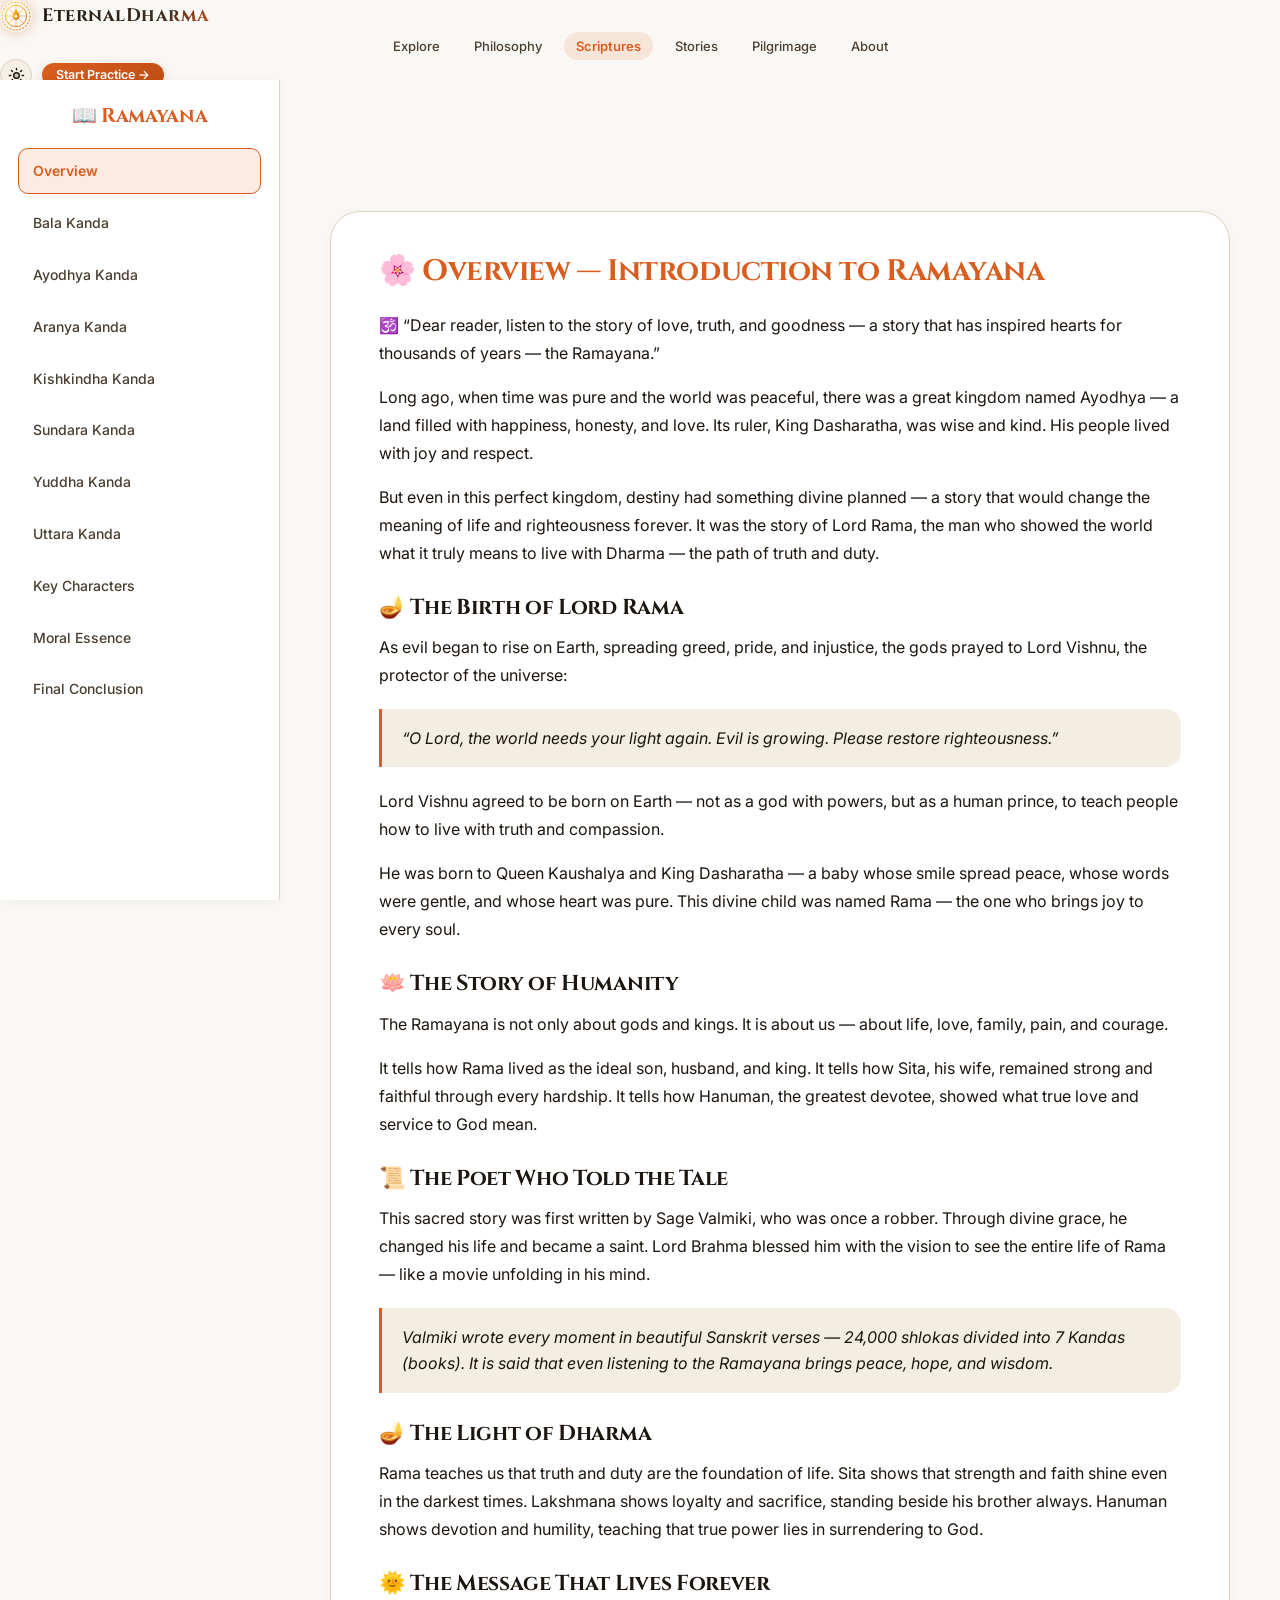
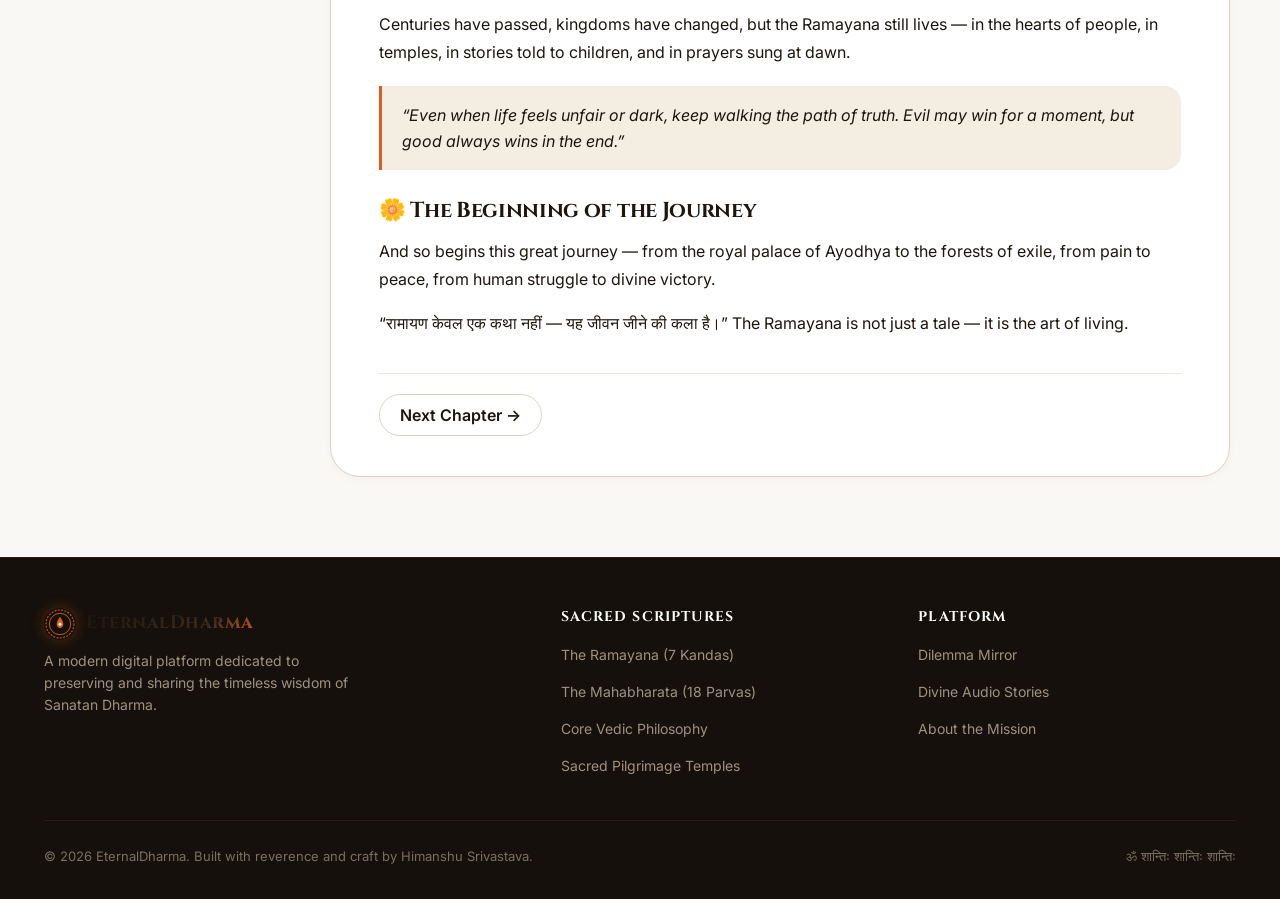
<file: ramayana.html>
<!DOCTYPE html>
<html lang="en">
<head>
  <meta charset="UTF-8" />
  <meta name="viewport" content="width=device-width, initial-scale=1.0" />
  <title>The Ramayana (7 Kandas) — Sacred Scripture Reader | EternalDharma</title>
  <meta name="description" content="Journey through the sacred 7 Kandas of Valmiki Ramayana — an epic of Maryada, courage, and unconditional devotion." />
  
  <!-- Google Fonts: Editorial Serif + Modern Clean Sans + Devanagari -->
  <link rel="preconnect" href="https://fonts.googleapis.com" />
  <link rel="preconnect" href="https://fonts.gstatic.com" crossorigin />
  <link href="https://fonts.googleapis.com/css2?family=Cinzel:wght@600;700;800&family=Inter:wght@400;500;600;700&family=Noto+Serif+Devanagari:wght@400;600;700&display=swap" rel="stylesheet" />
  
  <!-- Stylesheets -->
  <link rel="stylesheet" href="css/style.css?v=10.0" />
  <link rel="stylesheet" href="css/responsive.css?v=10.0" />
  <link rel="stylesheet" href="css/ramayana.css?v=10.0" />
</head>

<body>

  <!-- 🕉️ TOP NAVIGATION (Floating Glass Island) -->
  <header class="navbar-wrapper" id="mainNavbar">
    <div class="navbar-island">
      <a href="index.html" class="brand-logo" aria-label="EternalDharma Homepage">
        <svg class="brand-emblem-svg" width="32" height="32" viewBox="0 0 48 48" fill="none" xmlns="http://www.w3.org/2000/svg" aria-hidden="true">
          <defs>
            <linearGradient id="dharmaGoldGradRam" x1="0%" y1="0%" x2="100%" y2="100%">
              <stop offset="0%" stop-color="#FCD34D" />
              <stop offset="50%" stop-color="#F59E0B" />
              <stop offset="100%" stop-color="#D95D1E" />
            </linearGradient>
          </defs>
          <circle cx="24" cy="24" r="21" stroke="url(#dharmaGoldGradRam)" stroke-width="1.8" stroke-dasharray="3 2" opacity="0.85" />
          <circle cx="24" cy="24" r="16" stroke="url(#dharmaGoldGradRam)" stroke-width="1.4" />
          <path d="M24 8 L24 40 M8 24 L40 24 M12.7 12.7 L35.3 35.3 M12.7 35.3 L35.3 12.7" stroke="url(#dharmaGoldGradRam)" stroke-width="1.2" stroke-linecap="round" opacity="0.65" />
          <path d="M24 13 C21.5 17 19 20.5 19 24.5 C19 27.5 21.2 30 24 30 C26.8 30 29 27.5 29 24.5 C29 20.5 26.5 17 24 13 Z" fill="url(#dharmaGoldGradRam)" />
          <circle cx="24" cy="24.5" r="2.2" fill="#FFFDF0" />
        </svg>
        <span class="brand-title">EternalDharma</span>
      </a>

      <nav aria-label="Primary Navigation" class="nav-menu">
        <ul class="nav-links">
          <li><a href="index.html#discovery" class="nav-link">Explore</a></li>
          <li><a href="sanatan.html" class="nav-link">Philosophy</a></li>
          <li><a href="index.html#scriptures" class="nav-link active">Scriptures</a></li>
          <li><a href="stories.html" class="nav-link">Stories</a></li>
          <li><a href="temples.html" class="nav-link">Pilgrimage</a></li>
          <li><a href="about.html" class="nav-link">About</a></li>
        </ul>
      </nav>

      <div class="nav-actions">
        <!-- Atmospheric Mode Switcher -->
        <button class="btn-atmosphere-toggle" id="btnAtmosphereToggle" title="Toggle Atmosphere (Suryodaya Dawn / Sandhya Night)" aria-label="Toggle Atmosphere Mode">
          <span class="atmosphere-icon-wrap" id="atmosphereIcon">
            <svg width="17" height="17" viewBox="0 0 24 24" fill="none" xmlns="http://www.w3.org/2000/svg" class="atmosphere-svg" aria-hidden="true">
              <circle cx="12" cy="12" r="4" stroke="currentColor" stroke-width="2" fill="currentColor" fill-opacity="0.2"/>
              <path d="M12 2v2M12 20v2M4.93 4.93l1.41 1.41M17.66 17.66l1.41 1.41M2 12h2M20 12h2M6.34 17.66l-1.41 1.41M19.07 4.93l-1.41 1.41" stroke="currentColor" stroke-width="2" stroke-linecap="round"/>
            </svg>
          </span>
        </button>

        <a href="index.html#inquiry" class="btn btn-primary btn-sm nav-cta-btn">Start Practice &rarr;</a>

        <button class="mobile-menu-toggle" id="mobileMenuToggle" aria-label="Toggle Mobile Navigation">
          <span></span>
          <span></span>
        </button>
      </div>
    </div>

    <!-- Mobile Navigation Drawer -->
    <div class="mobile-nav-drawer" id="mobileNavDrawer">
      <ul class="mobile-nav-links">
        <li><a href="index.html" class="mobile-nav-link">Home Sanctuary</a></li>
        <li><a href="sanatan.html" class="mobile-nav-link">Core Philosophy</a></li>
        <li><a href="mahabharata.html" class="mobile-nav-link">The Mahabharata</a></li>
        <li><a href="ramayana.html" class="mobile-nav-link active">The Ramayana</a></li>
        <li><a href="stories.html" class="mobile-nav-link">Divine Audio Stories</a></li>
        <li><a href="temples.html" class="mobile-nav-link">Sacred Temples</a></li>
        <li><a href="about.html" class="mobile-nav-link">About</a></li>
      </ul>
    </div>
  </header>

<div class="sidebar-toggle" onclick="toggleSidebar()">
  <span></span>
  <span></span>
  <span></span>
</div>
  <div class="ramayana-container">
    <!-- BEAUTIFUL TOGGLE BUTTON -->


    <!-- 🕉️ LEFT SIDEBAR -->
    <aside class="side-nav">


      <h2>📖 Ramayana</h2>
      <ul>
        <li class="active" data-section="overview">Overview</li>
        <li data-section="bala">Bala Kanda</li>
        <li data-section="ayodhya">Ayodhya Kanda</li>
        <li data-section="aranya">Aranya Kanda</li>
        <li data-section="kishkindha">Kishkindha Kanda</li>
        <li data-section="sundara">Sundara Kanda</li>
        <li data-section="yuddha">Yuddha Kanda</li>
        <li data-section="uttara">Uttara Kanda</li>
        <li data-section="characters">Key Characters</li>
        <li data-section="moral">Moral Essence</li>
        <li data-section="end">Final Conclusion</li>
      </ul>
    </aside>

    <!-- 🌼 MAIN CONTENT -->
    <main class="content-area">
      <section id="overview" class="chapter active">
        <h2>🌸 Overview — Introduction to Ramayana</h2>

        <p>🕉️ “Dear reader, listen to the story of love, truth, and goodness — a story that has inspired hearts for
          thousands of years — the Ramayana.”</p>

        <p>Long ago, when time was pure and the world was peaceful, there was a great kingdom named Ayodhya — a land
          filled with happiness, honesty, and love. Its ruler, King Dasharatha, was wise and kind. His people lived with
          joy and respect.</p>

        <p>But even in this perfect kingdom, destiny had something divine planned — a story that would change the
          meaning of life and righteousness forever. It was the story of Lord Rama, the man who showed the world what it
          truly means to live with Dharma — the path of truth and duty.</p>

        <h3>🪔 The Birth of Lord Rama</h3>
        <p>As evil began to rise on Earth, spreading greed, pride, and injustice, the gods prayed to Lord Vishnu, the
          protector of the universe:</p>
        <blockquote>“O Lord, the world needs your light again. Evil is growing. Please restore righteousness.”
        </blockquote>
        <p>Lord Vishnu agreed to be born on Earth — not as a god with powers, but as a human prince, to teach people how
          to live with truth and compassion.</p>
        <p>He was born to Queen Kaushalya and King Dasharatha — a baby whose smile spread peace, whose words were
          gentle, and whose heart was pure. This divine child was named Rama — the one who brings joy to every soul.</p>

        <h3>🪷 The Story of Humanity</h3>
        <p>The Ramayana is not only about gods and kings. It is about us — about life, love, family, pain, and courage.
        </p>
        <p>It tells how Rama lived as the ideal son, husband, and king. It tells how Sita, his wife, remained strong and
          faithful through every hardship. It tells how Hanuman, the greatest devotee, showed what true love and service
          to God mean.</p>

        <h3>📜 The Poet Who Told the Tale</h3>
        <p>This sacred story was first written by Sage Valmiki, who was once a robber. Through divine grace, he changed
          his life and became a saint. Lord Brahma blessed him with the vision to see the entire life of Rama — like a
          movie unfolding in his mind.</p>
        <blockquote>Valmiki wrote every moment in beautiful Sanskrit verses — 24,000 shlokas divided into 7 Kandas
          (books). It is said that even listening to the Ramayana brings peace, hope, and wisdom.</blockquote>

        <h3>🪔 The Light of Dharma</h3>
        <p>Rama teaches us that truth and duty are the foundation of life. Sita shows that strength and faith shine even
          in the darkest times. Lakshmana shows loyalty and sacrifice, standing beside his brother always. Hanuman shows
          devotion and humility, teaching that true power lies in surrendering to God.</p>

        <h3>🌞 The Message That Lives Forever</h3>
        <p>Centuries have passed, kingdoms have changed, but the Ramayana still lives — in the hearts of people, in
          temples, in stories told to children, and in prayers sung at dawn.</p>
        <blockquote>“Even when life feels unfair or dark, keep walking the path of truth. Evil may win for a moment, but
          good always wins in the end.”</blockquote>

        <h3>🌼 The Beginning of the Journey</h3>
        <p>And so begins this great journey — from the royal palace of Ayodhya to the forests of exile, from pain to
          peace, from human struggle to divine victory.</p>
        <p>“रामायण केवल एक कथा नहीं — यह जीवन जीने की कला है।” The Ramayana is not just a tale — it is the art of
          living.</p>

        <div class="nav-buttons">
          <button class="next-btn" data-next="bala">Next Chapter →</button>
        </div>
      </section>

      <!-- EMPTY SECTIONS for other Kandas -->
      <section id="bala" class="chapter">
        <h2>🌿 Bala Kanda – The Childhood of Lord Rama</h2>

        <p class="intro-quote">🕉️ “When the world was burdened with darkness, a light descended — a light that would
          one day guide all of humanity.”</p>

        <p>
          Long ago, in the sacred land of <strong>Ayodhya</strong>, ruled <strong>King Dasharatha</strong>, a noble king
          from the Ikshvaku dynasty.
          He was loved by his people, wise in his judgments, and just in his rule.
          His kingdom was prosperous, and peace flowed through its streets.
          But there was one sorrow in the king’s heart — he had <em>no child</em> to continue his lineage.
        </p>

        <p>
          Year after year, Dasharatha prayed for a son. He performed every ritual and gave away wealth to the poor. Yet,
          the cradle of Ayodhya remained empty.
          Finally, upon the advice of the great sage <strong>Vashistha</strong>, he decided to perform the
          <strong>Putrakameshti Yajna</strong> — a sacred fire ritual for the blessing of children.
        </p>

        <h3>🔥 The Divine Blessing</h3>

        <p>
          When the sacred fire was lit and the hymns were chanted, the gods themselves looked down upon Dasharatha’s
          devotion.
          A divine being emerged from the flames carrying a <strong>golden bowl filled with celestial nectar</strong>
        </em> — Payasam.
        </p>

        <blockquote>
          “O King Dasharatha, the gods have heard your prayers.
          Share this nectar among your queens — they shall give birth to children blessed by the divine.”
        </blockquote>

        <p>
          Dasharatha joyfully offered the nectar to his queens:
        <ul>
          <li><strong>Queen Kaushalya</strong> received half of it,</li>
          <li><strong>Queen Kaikeyi</strong> received one-fourth,</li>
          <li>and <strong>Queen Sumitra</strong> received the remaining portion twice.</li>
        </ul>
        </p>

        <p>
          In time, the divine moment came — and the palace of Ayodhya was filled with the cries of four newborn sons:
        </p>

        <ul class="birth-list">
          <li>👶 <strong>Rama</strong> — born to Queen Kaushalya: calm, radiant, and divine.</li>
          <li>👶 <strong>Bharata</strong> — born to Queen Kaikeyi: gentle and noble.</li>
          <li>👶 <strong>Lakshmana</strong> and <strong>Shatrughna</strong> — born to Queen Sumitra: brave and devoted.
          </li>
        </ul>

        <p>
          The air was fragrant with joy; the city shone like never before.
          Even the gods showered flowers from the heavens.
          Ayodhya celebrated — for <strong>Lord Vishnu himself</strong> had taken birth as <strong>Rama</strong>, the
          upholder of Dharma.
        </p>

        <h3>🪔 The Childhood of Rama</h3>

        <p>
          As the princes grew, their days were filled with laughter, learning, and love.
          Rama, from an early age, was calm, humble, and always obedient.
          He loved his brothers deeply and respected his parents and teachers with utmost devotion.
        </p>

        <p>
          Together, the four brothers studied under <strong>Guru Vashistha</strong>, learning scriptures, archery,
          music, and royal duties.
          Among them, <strong>Lakshmana</strong> was especially attached to Rama — like a shadow that never left his
          side.
        </p>

        <blockquote>
          Even as a child, Rama’s presence brought peace wherever he went.
          When he smiled, sorrow faded.
          When he spoke, truth shone.
        </blockquote>

        <h3>🌿 The Arrival of Sage Vishwamitra</h3>

        <p>
          One day, a great sage, <strong>Vishwamitra</strong>, arrived in the royal court of Ayodhya.
          The king welcomed him with folded hands, but the sage’s face carried concern.
        </p>

        <blockquote>
          “O King Dasharatha, demons are disturbing my sacred rituals.
          I seek your help — send me your son Rama, that he may protect the Yajna from evil.”
        </blockquote>

        <p>
          The king was shocked — how could his young, tender boy face demons?
          But <strong>Sage Vashistha</strong> said:
        </p>

        <blockquote>
          “Fear not, O King. Rama is no ordinary child.
          Born of the divine, he is destined to uphold righteousness.”
        </blockquote>

        <p>
          With faith in his son and the words of the sages, Dasharatha agreed.
          Thus, <strong>Rama and Lakshmana</strong> left the palace — their first step into the world beyond Ayodhya.
        </p>

        <h3>⚔️ The First Triumph of Dharma</h3>

        <p>
          In the forest, the young princes protected the sage’s rituals with courage.
          Rama’s arrows, guided by divine strength, destroyed the demons <strong>Tataka</strong>
          </strong>, and <strong>Subahu</strong>.
          However, when the demon <strong>Maricha</strong> attacked, Rama struck him with a powerful weapon that <strong>flung him far away into the ocean</strong>, defeating him without taking his life.
          Vishwamitra smiled and said, “Rama, you are destined for greatness. You will restore Dharma to the world.”
        </p>

        <blockquote>
          Vishwamitra smiled and said,
          “Rama, you are destined for greatness. You will restore Dharma to the world.”
        </blockquote>

        <h3>🏹 The Breaking of the Bow</h3>

        <p>
          After their journey, Vishwamitra took the brothers to the kingdom of <strong>Mithila</strong>, ruled by
          <strong>King Janaka</strong>.
          Janaka had a daughter named <strong>Sita</strong>, born of the earth — pure, graceful, and divine.
        </p>

        <p>
          King Janaka declared that whoever could lift and string the mighty <strong>bow of Lord Shiva</strong> would
          win Sita’s hand in marriage.
          Many kings and warriors had tried — none could even move it.
        </p>

        <blockquote>
          When Rama approached, he bowed to the bow in respect,
          then gently lifted it — as if it were light as air.
          As he drew the string, it broke with a thunderous sound!
          The heavens rejoiced.
        </blockquote>

        <p>
          Thus, <strong>Rama and Sita</strong> were married — the union of virtue and purity, of Vishnu and Lakshmi.
          His brothers too married Sita’s sisters, uniting Ayodhya and Mithila in love.
        </p>
<h3>⚡ The Challenge of Parashurama</h3>
<p>
  On their journey back to Ayodhya, the wedding party was confronted by the fierce warrior-sage <strong>Parashurama</strong>. He challenged Rama to string the bow of Vishnu. Rama accepted with humility, effortlessly stringing the bow and subduing Parashurama's pride, proving his own divinity before the sage departed.
</p>
        <h3>🌸 The Return to Ayodhya</h3>

        <p>
          The city of Ayodhya burst into joy as the four couples returned.
          Lamps were lit, music filled the air, and hearts were full of light.
          King Dasharatha, seeing Rama and Sita together, felt his soul at peace.
        </p>

        <p>
          But destiny was already weaving the next part of the story — one that would test love, loyalty, and Dharma
          itself.
        </p>

        <h3>🌞 Essence of Bala Kanda</h3>

        <ul class="essence-list">
          <li>✨ Every birth has a purpose.</li>
          <li>✨ True strength lies in righteousness, not anger.</li>
          <li>✨ Obedience, humility, and love are divine qualities.</li>
          <li>✨ Faith and truth bring the power of God into life.</li>
        </ul>

        <blockquote class="essence-quote">
          “Like the dawn before sunrise, Bala Kanda is the beginning of light —
          the awakening of Dharma in human form.”
        </blockquote>

        <div class="nav-buttons">
          <button class="prev-btn" data-prev="overview">← Previous</button>
          <button class="next-btn" data-next="ayodhya">Next Chapter →</button>
        </div>
      </section>

      <section id="ayodhya" class="chapter">
        <h2>🏰 Ayodhya Kanda – The Exile Begins</h2>

        <p class="intro-quote">
          🕉️ “Every light must face the shadow before it shines brighter — and even the divine must walk through pain
          to uphold truth.”
        </p>

        <p>
          The kingdom of <strong>Ayodhya</strong> was filled with joy and celebration.
          The people adored <strong>Prince Rama</strong>, whose kindness and courage won every heart.
          He was gentle with the weak, humble before the wise, and fearless before injustice.
          His name alone brought peace — “Rama… the one who lives in everyone’s soul.”
        </p>

        <p>
          King <strong>Dasharatha</strong>, now growing old, felt his life was complete.
          He longed to see his beloved son Rama crowned as king before he left the world.
          Preparations began; Ayodhya sparkled like the heavens themselves.
          But destiny had prepared a storm before that sunrise.
        </p>

        <h3>👑 The Two Boons of Kaikeyi</h3>

        <p>
          Among the queens of Dasharatha was <strong>Queen Kaikeyi</strong> — beautiful, strong, and once deeply loving
          toward Rama.
          But her mind was poisoned by <strong>Manthara</strong>, her old maid filled with jealousy.
          Seeing the city celebrate Rama’s coronation, Manthara whispered:
        </p>

        <blockquote>
          “If Rama becomes king, Kaikeyi, your son Bharata will be forgotten forever.”
        </blockquote>

        <p>
          Kaikeyi’s heart, once pure, clouded with fear. She remembered the
          <strong>two boons</strong> Dasharatha had once promised her — when she saved his life in battle against the demon Shambara.


        </p>

        <p>
          That night, she entered the Kopa Bhavan (Chamber of Wrath) and demanded her boons:
        </p>

        <blockquote>
          “My lord, you once promised me two boons. I now wish to claim them.”
        </blockquote>

        <p>
          The king smiled, unaware of her intent. “Ask anything, my queen,” he said.
        </p>

        <blockquote>
          “First — make my son <strong>Bharata</strong> the king of Ayodhya.<br>
          Second — send <strong>Rama</strong> to the forest for <strong>fourteen years</strong>.”
        </blockquote>

        <p>
          The king froze, as if struck by thunder. Bound by his word, Dasharatha’s heart broke , and he collapsed in grief.
        </p>

        <h3>🌿 Rama’s Obedience and Lakshmana's Rage</h3>

        <p>
          When Rama was told of the command, he bowed and smiled gently.
          There was no anger — only calm acceptance.
        </p>

        <blockquote>
          “If this pleases my father and fulfills his promise, I shall go,” Rama said.
        </blockquote>

        <p>
          <strong>Lakshmana</strong>, however, was filled with righteous fury. He could not bear the injustice against his brother and threatened to defy the king’s order by force. But Rama calmed him, reminding him that Dharma (duty) and Truth are higher than any throne.
          Pacified by Rama's wisdom, Lakshmana vowed:
        </p>

        <blockquote>
           “If you must go, Brother, I too will follow. I shall be your shield and your servant. I cannot live in Ayodhya without you.”
        </blockquote>

        <p>
          <strong>Sita</strong> too refused to stay behind, saying firmly:
        </p>

        <blockquote>
         “A wife’s shadow belongs to her husband. Wherever you go, that is my Ayodhya.”
        </blockquote>

        <p>
          Thus, Rama, Sita, and Lakshmana left the palace — wearing simple robes and walking barefoot.
          Royalty became wanderers, choosing truth over comfort.
        </p>

        <h3>💔 Dasharatha’s Grief and Death</h3>

        <p>
          They were driven out of the city by the charioteer Sumantra. The King waited in agony for days. When <strong>Sumantra</strong> finally returned alone and confirmed that Rama had crossed the river into the deep forests, Dasharatha’s hope extinguished.
          Remembering a curse from his past (the accidental killing of Shravan Kumar), Dasharatha realized he was destined to die in separation from his son. Whispering “Rama… Rama…”, the noble king breathed his last.
        </p>



        <h3>🌄 Life in the Forest</h3>

        <p>
          The exiled trio wandered through forests, meeting the tribal king Guha, who ferried them across the Ganga.
          They settled briefly in Chitrakoot, living off nature’s bounty.
          Lakshmana built a small hut and stood guard each night, his bow ready, his heart loyal.
        </p>

        <p>
          Meanwhile, <strong>Bharata</strong> returned to Ayodhya and learned the truth.
          Shocked and enraged, he rejected the throne and condemned his mother Kaikeyi’s selfishness.
          With the entire royal court, he marched into the forest to bring Rama back.
        </p>

        <h3>🪔 The Meeting of Brothers</h3>

        <p>
          When Bharata met Rama in Chitrakoot, their embrace silenced even the wind.
          Tears flowed — not from pain, but from divine love.
        </p>

        <blockquote>
          Bharata said, “Brother, return and rule Ayodhya. The throne belongs to you.”
        </blockquote>

        <p>
          Rama replied calmly:
        </p>

        <blockquote>
          “A promise made by our father must be kept. My duty is to honor his word, and yours is to rule the kingdom in his name.”
        </blockquote>

        <p>
          Realizing Rama would not waver from truth, Bharata requested Rama’s <strong>sandals (Paduka).</strong> Placing them on his head, he vowed:
        </p>

        <blockquote>
          “I will rule only as a caretaker. These sandals shall sit upon the throne. If you do not return on the first day of the fifteenth year, I shall walk into fire.”
        </blockquote>

        <h3>🌺 Essence of Ayodhya Kanda</h3>

        <ul class="essence-list">
          <li>✨ Rama shows that obedience and truth are above comfort.</li>
          <li>✨ Sita shows that love means walking together through hardship.</li>
          <li>✨ Lakshmana shows that devotion asks for no reward — only faith.</li>
          <li>✨ Bharata shows that true brotherhood transcends power.</li>
          <li>✨ Dasharatha shows that even kings are bound by Dharma.</li>
        </ul>

        <blockquote class="essence-quote">
          “Ayodhya Kanda teaches us that life’s hardest moments are often God’s way of testing our light —
          for even exile becomes sacred when lived with love and Dharma.”
        </blockquote>

        <div class="nav-buttons">
          <button class="prev-btn" data-prev="bala">← Previous</button>
          <button class="next-btn" data-next="aranya">Next Chapter →</button>
        </div>
      </section>

      <section id="aranya" class="chapter">
        <h2>🌲 Aranya Kanda — Life in the Forest</h2>

        <p class="intro-quote">
          🕉️ “The forest may seem dark, but for those who carry the light of truth — even the wildest paths lead to
          peace.”
        </p>

        <h3>🌿 A New Home in the Wilderness</h3>
        <p>
          After leaving behind the golden city of <strong>Ayodhya</strong>,
          <strong>Rama</strong>, <strong>Sita</strong>, and <strong>Lakshmana</strong> entered the deep forests of
          <strong>Dandaka</strong>,
          where tall trees touched the sky and rivers sang in devotion.
        </p>

        <p>
          The forest was alive — birds calling sweetly, deer roaming free, and every rustle of leaves singing divine
          hymns.
          There, far away from kingdoms and palaces,  Rama built a humble hermitage in <strong>Panchavati</strong> with Lakshmana’s help.
        </p>

        <p>
          For <strong>Sita</strong>, the forest was a new world — one without jewels or walls, yet filled with peace.
          She had been blessed by the sage <strong>Atri</strong> and his wife <strong>Anasuya</strong>, who gifted her divine anguish and wisdom.
          For <strong>Rama</strong>, every sunrise reminded him of his promise to his father.
          And for <strong>Lakshmana</strong>, every breath was an act of service and devotion.
        </p>

        <blockquote>
          Thus, the three lived a life of simplicity — a life that turned exile into enlightenment.
        </blockquote>

        <h3>🪔 Encounters with Sages and Demons</h3>

        <p>
          The forest was home to both sages seeking peace and demons spreading fear.
          Rama and Lakshmana vowed to protect, destroying evil and upholding Dharma.
        </p>

        <p>
          They met wise sages like <strong>Atri</strong> and <strong>Anasuya</strong>, who blessed <strong>Sita</strong>
          with divine wisdom and
          a miraculous garment that would never fade — a symbol of eternal purity.
        </p>

        <blockquote>
          Rama learned that evil must be fought not with hatred, but with purpose.
        </blockquote>

        <h3>🌺 The Arrival of Shurpanakha</h3>

        <p>
          One fateful day, a demoness named <strong>Shurpanakha</strong> — sister of <strong>Ravana</strong> — came to
          Rama’s hermitage,
          drawn by his divine charm.
        </p>

        <blockquote>
          “O handsome one, who are you? Come with me to Lanka and rule beside me!” she said.
        </blockquote>

        <p>
          Rama smiled and replied gently,
        </p>

        <blockquote>
          “I am already married. My wife Sita lives here with me. But my brother Lakshmana is single.”
        </blockquote>

        <p>
          Mocked and humiliated, Shurpanakha’s passion turned to rage.
          She lunged toward Sita — and to protect her, Lakshmana struck and cut off her nose and ears.
        </p>

        <p>
          Screaming in fury, she fled to Lanka — to her brother <strong>Ravana</strong>, setting destiny’s fire into
          motion.
        </p>

        <h3>🔥 Ravana’s Revenge and the Golden Deer</h3>

        <p>
          Enraged by his sister's mutilation and the death of his army, Ravana vowed revenge.
          He joined forces with the demon <strong>Maricha</strong> and devised a cruel plan.
        </p>

        <p>
          One afternoon, Sita saw a deer shining like gold. Her eyes sparkled with wonder.
        </p>

        <blockquote>
          “Rama, please, bring me that deer,” she said lovingly.
        </blockquote>

        <p>
          Though Rama felt uneasy, his love made him agree. He left Sita under Lakshmana’s protection and followed the
          deer.
          The deer — Maricha in disguise — led Rama far away, then cried out in Rama’s voice:
        </p>

        <blockquote>
          “Lakshmana! Sita! Help me!”
        </blockquote>

        <h3>🌑 The Separation</h3>

        <p>
          Hearing the cry, Sita was terrified. She urged Lakshmana to go save his brother. Lakshmana, knowing Rama’s invincible strength, refused to leave her side, assuring her that Rama could not be harmed.
          But Sita, overcome by panic and fear, spoke harsh words to Lakshmana, questioning his intent. Bound by her order and unable to bear her accusations, Lakshmana reluctantly agreed to leave. He did not draw any line, but he bowed to her and prayed to the forest deities to protect her before rushing toward Rama.
        </p>

        <h3>🌑 The Abduction of Sita</h3>

        <p>
          Moments later, <strong>Ravana</strong> appeared disguised as a wandering sanyasi (sage), asking for alms. Sita, upholding the duty of hospitality, stepped forward to offer him food.
          Seeing his chance, Ravana revealed his true, terrifying form.

        </p>

        <blockquote>
          “O Sita, come with me to Lanka and rule as my queen!” he declared.
        </blockquote>

        <p>
          Sita cried out, “I am the wife of Rama, protector of Dharma.  You are a jackal desiring a lioness!”
        </p>

        <p>
          Enraged, Ravana seized her and dragged her into his aerial chariot.
          As she screamed for help, the forest wept. The noble eagle king Jatayu heard her cries and attacked Ravana bravely. 
          Old Jatayu fought fiercely, shattering Ravana’s bow, but eventually fell, wounded by Ravana’s sword, dying for righteousness.
        </p>

        <blockquote>
          As Lanka’s towers appeared in the distance, Sita threw down her jewelry, praying Rama would find her.
        </blockquote>

        <h3>🌘 Rama’s Grief and the Search Begins</h3>

        <p>
          When Rama and Lakshmana returned, they found the hut empty — Sita was gone.
          Rama’s heart broke as he cried her name through the forest.
        </p>

        <p>
          They found the dying <strong>Jatayu</strong>, who whispered,
        </p>

        <blockquote>
          “Ravana… took her… toward the south…”
        </blockquote>

        <p>
          Rama wept — not as a god, but as a man who had lost his world.
          Yet from his grief rose determination — a promise to rescue Sita and end the darkness of Lanka.
        </p>

        <h3>🪔 Essence of Aranya Kanda</h3>

        <ul class="essence-list">
          <li>✨ Rama teaches us that pain cannot destroy righteousness.</li>
          <li>✨ Sita shows that purity and faith are stronger than fear.</li>
          <li>✨ Lakshmana reminds us that devotion means difficult choices.</li>
          <li>✨ Jatayu stands for sacrifice — dying for truth and honor.</li>
        </ul>

        <blockquote class="essence-quote">
          “In the silence of the forest, the greatest cries of devotion are heard —
          for it is in loneliness that the soul meets its purpose.”
        </blockquote>

        <div class="nav-buttons">
          <button class="prev-btn" data-prev="ayodhya">← Previous</button>
          <button class="next-btn" data-next="kishkindha">Next Chapter →</button>
        </div>
      </section>


      <section id="kishkindha" class="chapter">
        <h2>🐒 Kishkindha Kanda — The Alliance with Hanuman</h2>

        <p class="intro-quote">
          🕉️ “When destiny closes one path, the divine opens another — through faith, friendship, and courage.”
        </p>

        <h3>🌿 The Journey of Sorrow</h3>
        <p>
          The forest that once sang with <strong>Sita’s</strong> laughter now echoed with <strong>Rama’s</strong> cries.
          The leaves rustled her name, and the rivers carried his pain.
          Rama wandered through the woods with <strong>Lakshmana</strong>, searching for signs of his beloved.
        </p>
        <p>
          Every mountain, every breeze, and every bird reminded him of her — yet his heart, though heavy, remained calm.
          For <strong>truth and love never truly perish</strong>.
        </p>

        <p>
          One day, as they journeyed southward, they reached the sacred <strong>Pampa Lake</strong>,
          where destiny awaited in the form of a humble devotee.
        </p>

        <h3>🪔 The Meeting of Rama and Hanuman</h3>
        <p>
          Near the lake stood <strong>Hanuman</strong>, the minister of the exiled monkey king <strong>Sugriva</strong>.
          Seeing two radiant men dressed in bark, he felt a divine aura around them.
        </p>
        <blockquote>
          “O noble ones, who are you? Your faces shine like the sun, yet you wear robes of ascetics,” Hanuman asked.
        </blockquote>

        <p>
          Rama smiled — and that single glance melted lifetimes of sorrow.
          In that sacred moment, <strong>devotion met divinity</strong>.
        </p>
        <blockquote>
          Hanuman fell to his knees: “My Lord, I am your servant. You are Rama — the upholder of Dharma.”
        </blockquote>

        <p>
          Rama lifted him gently, saying,
        </p>
        <blockquote>
          “Hanuman, your words fill my heart with peace. You are dearer to me than breath itself.”
        </blockquote>

        <p>
          Thus began the <strong>eternal friendship</strong> between Rama and Hanuman —
          the bond of divine love and service that time itself bows to.
        </p>

        <h3>🏞️ Sugriva’s Exile</h3>
        <p>
          Hanuman took Rama and Lakshmana to meet <strong>Sugriva</strong>, who lived in exile in the hills of
          <strong>Kishkindha</strong>.
          Sugriva had been driven out by his brother <strong>Vali</strong> and lived in fear, separated from his wife
          and kingdom.
        </p>
        <p>
          When Rama heard his story, he said:
        </p>
        <blockquote>
          “Your sorrow is mine, Sugriva. Let us help each other — I will restore your throne, and you shall help me find
          Sita.”
        </blockquote>

        <p>
          And thus, under the open skies of Kishkindha, a sacred <strong>pact of friendship</strong> was formed.
        </p>

        <h3>⚔️ The Battle Between Brothers</h3>
        <p>
          To reclaim his kingdom, Sugriva challenged Vali to combat.
          When Vali emerged, his power shook the earth.
        </p>

        <p>
          At the right moment, Rama released his divine arrow — striking Vali’s heart and ending his pride.
        </p>

        <blockquote>
          Vali, as he fell, said, “O Rama, I now see that your arrow freed me, not killed me.”
        </blockquote>

        <p>
          Rama blessed him, granting him peace and fame beyond death.
          Vali’s fall became the <strong>rise of Dharma</strong>, and Sugriva was crowned king once again.
        </p>

        <h3>🌧️ A Promise Delayed</h3>
        <p>
          In his joy, Sugriva forgot his promise to help Rama.
          The rains came, and Rama waited patiently, gazing at the clouds in silence.
        </p>

        <p>
          But <strong>Lakshmana</strong>, fierce in loyalty, stormed into Kishkindha and reminded Sugriva of his vow.
          Realizing his error, Sugriva fell at his feet and sent forth a vast army of vanaras to search for Sita.
        </p>

        <p>
          Rama handed <strong>Hanuman</strong> his ring, saying:
        </p>
        <blockquote>
          “Take this to Sita. When she sees it, she will know that I have sent you.”
        </blockquote>

        <p>
          Hanuman bowed deeply — devotion shining like fire — and vowed to fulfill his Lord’s command.
        </p>

        <h3>🌊 Hanuman’s Leap of Faith</h3>
        <p>
          The search led the vanaras to the southern sea — vast, endless, and roaring.
          Across those waters lay <strong>Lanka</strong>, the fortress of Ravana.
        </p>

        <p>
          The vanaras stood in silence, unsure of what to do.
          But Hanuman closed his eyes, remembered Rama, and felt divine energy awaken within him.
        </p>

        <blockquote>
          “O Hanuman,” said Jambavan, “you have forgotten your power. Remember Rama — and you shall cross the sea.”
        </blockquote>

        <p>
          Hanuman folded his hands, whispered, <strong>“Jai Shri Rama!”</strong>,
          and with one mighty leap — <strong>he soared across the ocean</strong>.
        </p>

        <p>
          The mountains bowed, the waves stilled, and even the gods smiled.
          That leap became the eternal symbol of <strong>faith and devotion</strong>.
        </p>

        <h3>🌞 Essence of Kishkindha Kanda</h3>
        <ul class="essence-list">
          <li>✨ Rama teaches that sorrow transforms into purpose through truth.</li>
          <li>✨ Sugriva shows that friendship is sacred and demands duty.</li>
          <li>✨ Vali reminds us that pride blinds even the greatest hearts.</li>
          <li>✨ Hanuman proves that devotion gives limitless power.</li>
        </ul>

        <blockquote class="essence-quote">
          “When Hanuman bowed to Rama, strength bowed to love —
          and devotion became greater than divinity itself.”
        </blockquote>

        <div class="nav-buttons">
          <button class="prev-btn" data-prev="aranya">← Previous</button>
          <button class="next-btn" data-next="sundara">Next Chapter →</button>
        </div>
      </section>

      <section id="sundara" class="chapter">
        <h2>🪶 Sundara Kanda — Hanuman’s Glory</h2>

        <p class="intro-quote">
          🕉️ “When devotion becomes pure, even the impossible bends in surrender.”
        </p>

        <h3>🌊 Hanuman’s Leap Across the Ocean</h3>
        <p>
          Standing upon Mount <strong>Mahendra</strong>, Hanuman gazed across the vast ocean that separated him from
          Lanka —
          the golden city where <strong>Sita</strong> was held captive.
        </p>
        <p>
          The vanaras — <strong>Angada</strong>, <strong>Jambavan</strong>, and others — watched with hope and fear.
          But Hanuman closed his eyes and remembered one sacred name — <strong>Rama</strong>.
        </p>
        <blockquote>
          “Jai Shri Rama!” he cried, as his spirit blazed with divine strength.
        </blockquote>
        <p>
          His body grew immense, his heart filled with faith. With a thunderous leap, he soared into the sky,
          casting his shadow over the ocean like a storm of devotion.
        </p>

        <h3>🦅 Trials Along the Journey</h3>
        <p>
          The gods decided to test Hanuman’s resolve.
          <strong>Surasa</strong>, mother of serpents, rose from the sea and said:
        </p>
        <blockquote>
          “None shall pass without entering my mouth!”
        </blockquote>
        <p>
          Hanuman smiled — he grew large as the sky, then shrank to a thumb’s size and darted through.
          Surasa laughed joyfully, blessing him for his wisdom.
        </p>

        <p>
          Next came <strong>Simhika</strong>, who seized his shadow.
          Hanuman struck her down mid-air, his roar echoing across the waves.
        </p>

        <blockquote>
          Every challenge only made his devotion shine brighter —
          for he was now the living flame of Rama’s name.
        </blockquote>

        <h3>🌺 The Golden City of Lanka</h3>
        <p>
          Hanuman reached Lanka under the moonlight — the city of gold glittering like fire.
          He shrank to a small form and slipped through the gates unseen.
        </p>

        <p>
          Wandering through golden halls, he found <strong>Ashok Vatika</strong> —
          a garden fragrant with flowers. Beneath a tree sat <strong>Sita</strong>, pale and sorrowful, whispering
          Rama’s name.
        </p>

        <blockquote>
          “Here she is,” thought Hanuman, “the light of devotion, the queen of purity.”
        </blockquote>

        <h3>💍 Hanuman Meets Sita</h3>
        <p>
          Perched on a branch, Hanuman softly sang the tales of Rama — the breaking of Shiva’s bow, the exile, the love
          of Sita.
          Hearing those sacred words, Sita looked up in wonder.
        </p>
        <blockquote>
          “Who speaks my Lord’s name in this land of demons?” she thought.
        </blockquote>
        <p>
          Hanuman revealed himself and bowed low, placing <strong>Rama’s ring</strong> before her.
          Sita’s eyes filled with tears — of faith, love, and relief.
        </p>
        <blockquote>
          “Mother,” said Hanuman, “I am sent by Lord Rama. He grieves for you every moment.”
        </blockquote>

        <p>
          Sita handed him her <strong>chudamani</strong> — a jewel from her hair — as a token of love and faith.
        </p>
        <blockquote>
          “Tell Rama that I wait for him. My heart and soul belong to him alone.”
        </blockquote>

        <p>
          Hanuman touched her feet, promising:
        </p>
        <blockquote>
          “I will carry your message across the ocean, Mother. No force can stop me, for I live only to serve Rama.”
        </blockquote>

        <h3>🔥 Hanuman’s Wrath and the Burning of Lanka</h3>
        <p>
          Before leaving, Hanuman decided to see Ravana’s might.
          He destroyed Ashok Vatika’s trees, challenging the demons to battle.
        </p>

        <p>
          Captured and brought before <strong>Ravana</strong>, Hanuman spoke fearlessly:
        </p>
        <blockquote>
          “O mighty king, your pride blinds you. Free Sita now, or face ruin.”
        </blockquote>

        <p>
          Ravana laughed. “A mere monkey dares to threaten me? Burn his tail!”
        </p>

        <p>
          As flames wrapped his tail, Hanuman chanted <strong>“Jai Shri Rama!”</strong> and grew immense,
          leaping across rooftops, setting the golden city ablaze.
        </p>

        <blockquote>
          Yet not a single spark touched Sita’s garden — such was his discipline and devotion.
        </blockquote>

        <p>
          Standing on a hill above the burning city, Hanuman folded his hands:
        </p>
        <blockquote>
          “O Lord Rama, all this glory is Yours. Without You, I am nothing.”
        </blockquote>

        <h3>🌞 Return to Rama</h3>
        <p>
          Hanuman crossed the sea once again — this time not in hope, but in triumph.
          He fell at Rama’s feet and said:
        </p>
        <blockquote>
          “I have seen Sita, my Lord. She waits for you with unwavering faith.”
        </blockquote>

        <p>
          Rama embraced him with tears in his eyes:
        </p>
        <blockquote>
          “Hanuman, you have given me life itself. Your love cannot be repaid.”
        </blockquote>

        <p>
          Even the gods bowed that day — for **devotion had become greater than divinity itself.**
        </p>

        <h3>🪔 Essence of Sundara Kanda</h3>
        <ul class="essence-list">
          <li>✨ Hanuman teaches that strength flows from faith, not pride.</li>
          <li>✨ Sita shows that hope endures even in darkness.</li>
          <li>✨ Rama teaches that love recognizes the pure heart above all.</li>
        </ul>

        <blockquote class="essence-quote">
          “When Hanuman remembered Rama, he became limitless.
          When he served Rama, he became divine.
          And when Rama embraced him — devotion became eternal.”
        </blockquote>

        <div class="nav-buttons">
          <button class="prev-btn" data-prev="kishkindha">← Previous</button>
          <button class="next-btn" data-next="yuddha">Next Chapter →</button>
        </div>
      </section>

      <section id="yuddha" class="chapter">
        <h2>⚔️ Yuddha Kanda — The Great War</h2>

        <p class="intro-quote">
          🕉️ “When the world is drowned in darkness, even a single flame of truth can set the universe ablaze with
          light.”
        </p>

        <h3>🌉 The Bridge to Lanka</h3>
        <p>
          Hearing Hanuman’s tale, <strong>Rama</strong> knew his path was clear — the time had come to end
          <strong>Ravana’s</strong> tyranny and restore Dharma.
        </p>
        <p>
          On the southern shore, the mighty ocean stretched before Rama’s army. The Vanaras — <strong>Hanuman</strong>,
          <strong>Sugriva</strong>, <strong>Angada</strong>, and <strong>Jambavan</strong> — stood ready.
        </p>
        <blockquote>
          “Build your bridge,” said the Sea God. “I shall not resist.”
        </blockquote>
        <p>
          Guided by <strong>Nala</strong>, the vanaras threw stones engraved with Rama’s name — and they floated upon
          the waves.
          Thus was born the <strong>Rama Setu</strong>, the bridge of faith — built not by strength, but by devotion.
        </p>

        <h3>🪔 March to Lanka</h3>
        <p>
          Across the bridge marched the army of light — roaring with courage and faith.
          <strong>Rama</strong> led them, radiant like the morning sun, while <strong>Hanuman</strong> flew above, the
          flame of devotion guiding the way.
        </p>
        <blockquote>
          From the golden walls of Lanka, Ravana watched and smiled with arrogance.
          “I do not fear a mortal who lives in the forest,” he said.
        </blockquote>

        <h3>🦁 The Battle Begins</h3>
        <p>
          The clash of Dharma and Adharma shook the heavens.
          <strong>Indrajit</strong>, Ravana’s son, rained arrows of illusion and fire. Both <strong>Rama</strong> and
          <strong>Lakshmana</strong> fell wounded, and hope trembled.
        </p>
        <blockquote>
          But Hanuman flew to the Himalayas, lifted the <strong>Sanjeevani mountain</strong>, and brought life back to
          them.
          His devotion became the breath of victory.
        </blockquote>

        <h3>⚡ The Death of Kumbhakarna</h3>
        <p>
          Then came <strong>Kumbhakarna</strong>, Ravana’s giant brother — mighty yet noble.
          He fought with courage, torn between duty and love.
        </p>
        <p>
          Rama’s divine arrow struck his heart, and as he fell, Rama bowed with reverence:
        </p>
        <blockquote>
          “May your soul find peace, O great warrior. You fought with honor.”
        </blockquote>

        <h3>🪶 Lakshmana vs. Indrajit</h3>
        <p>
          <strong>Indrajit</strong> returned, fierce and invisible, wielding weapons of illusion.
          But guided by Rama’s light, <strong>Lakshmana</strong> struck him down with a sacred arrow.
        </p>
        <p>
          <strong>Ravana’s palace</strong> fell into silence — sorrow replaced pride, yet the demon king still refused
          to bow.
        </p>

        <h3>🔥 Rama vs. Ravana – The Final Battle</h3>
        <p>
          The red sun rose over Lanka.
          <strong>Ravana</strong> rode forth, his ten heads blazing with fury.
          <strong>Rama</strong> stood serene, the embodiment of truth.
        </p>
        <blockquote>
          “You are strong, O Rama,” said Ravana, “but I am immortal by boon.”
        </blockquote>
        <p>
          Rama lifted the <strong>Brahmastra</strong>, the divine arrow, and prayed to Lord Brahma.
          He released it with calm purpose — and the sky turned golden.
          The arrow pierced Ravana’s heart, freeing him from ignorance.
        </p>
        <blockquote>
          “O Ravana,” said Rama softly, “you were a great ruler — but pride was your enemy, not I.”
        </blockquote>

        <h3>🌺 Sita’s Agni Pariksha (Trial by Fire)</h3>
        <p>
          When <strong>Sita</strong> was reunited with Rama, he asked her to prove her purity before the world.
          Calm and radiant, Sita stepped into the flames — and the fire turned cool.
        </p>
        <blockquote>
          “She is pure, O Rama,” said <strong>Agni Deva</strong>, “for her heart has never strayed from you.”
        </blockquote>
        <p>
          Rama embraced her once again — truth had triumphed, and love was purified by fire.
        </p>

        <h3>🌞 The Return to Ayodhya</h3>
        <p>
          Rama crowned <strong>Vibheeshana</strong> as the new king of Lanka and departed in the divine <strong>Pushpaka
            Vimana</strong>.
        </p>
        <p>
          As they flew above the clouds, Rama gazed toward <strong>Ayodhya</strong> — his home after fourteen long
          years.
        </p>
        <blockquote>
          Lamps lit every doorstep, and hearts glowed with joy — it was the first <strong>Diwali</strong>,
          celebrating the victory of light over darkness.
        </blockquote>
        <p>
          Rama was crowned king, Sita his queen, Lakshmana his protector, and Hanuman his eternal devotee.
          The Ramayana had reached its divine dawn.
        </p>

        <h3>🪔 Essence of Yuddha Kanda</h3>
        <ul class="essence-list">
          <li>✨ Rama teaches that righteousness must guide every battle.</li>
          <li>✨ Sita shows that purity is the greatest power.</li>
          <li>✨ Hanuman proves that devotion can move mountains — and heal hearts.</li>
          <li>✨ Lakshmana reminds us that courage comes from faith, not fury.</li>
          <li>✨ Ravana shows that pride destroys even the greatest wisdom.</li>
        </ul>

        <blockquote class="essence-quote">
          “When Rama’s arrow pierced Ravana, it was not death — it was liberation.
          When Sita walked through fire, it was not a test — it was truth’s triumph.
          And when Rama returned to Ayodhya, it was not an end — it was the awakening of light in every heart.”
        </blockquote>

        <div class="nav-buttons">
          <button class="prev-btn" data-prev="sundara">← Previous</button>
          <button class="next-btn" data-next="uttara">Next Chapter →</button>
        </div>
      </section>

      <section id="uttara" class="chapter">
        <h2>👑 Uttara Kanda — The Return and Legacy</h2>

        <p class="intro-quote">
          🕉️ “The greatest kings are not remembered for their power — but for their sacrifice.”
        </p>

        <h3>🌸 Rama’s Glorious Return</h3>
        <p>
          After fourteen long years, the exile was over and the war was won.
          <strong>Rama, Sita, and Lakshmana</strong> returned to <strong>Ayodhya</strong>, welcomed by a city blooming
          with lamps and flowers.
        </p>
        <p>
          <strong>Bharata</strong> bowed before Rama, tears streaming down his face.
        <blockquote>“Ayodhya breathes again, for her Rama has returned.”</blockquote>
        </p>
        <p>
          On that sacred day — the first <strong>Diwali</strong> — the lamps of joy lit every heart.
          Rama was crowned king, Sita his queen, and the brothers stood united in peace.
        </p>

        <h3>👑 Rama Rajya — The Golden Rule</h3>
        <p>
          <strong>Rama Rajya</strong> became the symbol of perfect governance — where truth, compassion, and equality
          ruled all.
          No one lied, no one wept, and no one went hungry.
        </p>
        <blockquote>
          “He ruled not as a king above all — but as a servant of all.”
        </blockquote>
        <p>
          Even the trees bore sweeter fruit and the rains came only when needed.
          Thus, Rama Rajya became the dream of every age to come.
        </p>

        <h3>💔 Sita’s Exile</h3>
        <p>
          But destiny had one final test.
          Whispers of doubt arose in Ayodhya questioning <strong>Sita’s purity</strong>.
          Rama’s heart broke, torn between love and duty.
        </p>
        <blockquote>
          “Take Sita to Valmiki’s ashram,” he said softly to Lakshmana.
          “A ruler must be above suspicion — even when his heart bleeds.”
        </blockquote>
        <p>
          Sita accepted her fate with grace.
        <blockquote>“If this is my Lord’s will, so be it. My love for Rama is eternal.”</blockquote>
        And she went to live in the forest once more.
        </p>

        <h3>🌾 The Birth of Lava and Kusha</h3>
        <p>
          Under the guidance of <strong>Sage Valmiki</strong>, Sita gave birth to two sons — <strong>Lava</strong> and
          <strong>Kusha</strong>.
          They grew wise, brave, and noble — reflections of their divine father.
        </p>
        <p>
          Valmiki raised them in virtue, and their voices sang the songs of Rama — unaware they were singing their own
          story.
        </p>

        <h3>📜 The Song of the Ramayana</h3>
        <p>
          Years later, Valmiki composed the <strong>Ramayana</strong>.
          Lava and Kusha sang it before Rama himself — their sweet voices echoing through the court.
        </p>
        <blockquote>
          As they sang, Rama’s heart trembled — for he realized he was hearing his own life, sung by his sons.
        </blockquote>

        <h3>🌎 Sita’s Final Return to Mother Earth</h3>
        <p>
          When truth was revealed, Rama asked Sita to return — but destiny had its final word.
        </p>
        <blockquote>
          “O Rama,” said Sita, “if I have remained pure in mind and heart, may Mother Earth receive me once more.”
        </blockquote>
        <p>
          The ground opened in golden light, and <strong>Mother Earth</strong> rose to embrace her.
          Sita returned to her eternal home, leaving behind peace and divine silence.
        </p>

        <h3>🌞 Rama’s Departure</h3>
        <p>
          After many years, Rama’s time on Earth came to an end.
          Surrounded by his brothers and <strong>Hanuman</strong>, he said:
        </p>
        <blockquote>
          “My work is done. The time has come to return to Vaikuntha.”
        </blockquote>
        <p>
          He stepped into the <strong>Sarayu River</strong>, his form radiant like the sun,
          and rose again as <strong>Lord Vishnu</strong> — returning to his divine realm.
        </p>
        <blockquote>
          “My Lord,” said Hanuman, “let me remain on Earth wherever your name is spoken.”
          Rama smiled: “So be it. Wherever my story is told, you shall live — eternal and pure.”
        </blockquote>

        <h3>🪔 Essence of Uttara Kanda</h3>
        <ul class="essence-list">
          <li>✨ Rama teaches that duty and truth are greater than personal joy.</li>
          <li>✨ Sita teaches that purity and patience are divine strength.</li>
          <li>✨ Lava and Kusha remind us that Dharma lives through generations.</li>
          <li>✨ Hanuman shows that devotion is eternal and beyond death.</li>
        </ul>

        <blockquote class="essence-quote">
          “Rama returned to heaven, Sita returned to the earth,
          but their story remains in every heart —
          for the Ramayana never ends, it begins again wherever truth is chosen.”
        </blockquote>

        <h3>🌼 The Eternal Message</h3>
        <p>
          Even today, when we light diyas on Diwali or speak the words “Jai Shri Ram,”
          we live a fragment of this eternal story.
        </p>
        <blockquote class="eternal-quote">
          “रामायण समाप्त नहीं होती —
          यह हर हृदय में पुनः आरंभ होती है।”
          <br>
          <em>The Ramayana never truly ends — it begins again in every heart that chooses truth over falsehood.</em>
        </blockquote>

        <div class="nav-buttons">
          <button class="prev-btn" data-prev="yuddha">← Previous</button>
          <button class="next-btn" data-next="overview">Back to Start ⟳</button>
        </div>
      </section>

      <section id="characters" class="chapter">
        <h2>🌟 Key Characters — Divine Figures of Ramayana</h2>

        <p class="intro-quote">
          🕉️ “Every character in the Ramayana is a reflection of the Divine — each carrying a light that still guides
          humanity.”
        </p>

        <div class="character-grid">

          <div class="character-card">
            <h3>👑 Lord Rama — The Embodiment of Dharma</h3>
            <p>
              Rama, the prince of Ayodhya and seventh incarnation of <strong>Lord Vishnu</strong>, represents truth,
              compassion, and justice — the perfect man (*Maryada Purushottam*).
            </p>
            <blockquote>“Rama is not worshipped for His power — He is loved for His humility.”</blockquote>
            <p><strong>Symbolism:</strong> 🪔 Dharma, compassion, leadership, and sacrifice.</p>
          </div>

          <div class="character-card">
            <h3>🌺 Sita — The Goddess of Purity and Strength</h3>
            <p>
              Incarnation of <strong>Goddess Lakshmi</strong>, Sita symbolizes virtue and endurance. Born of the Earth,
              she embodies patience and divine faith.
            </p>
            <blockquote>“Sita’s silence was her power — her faith, the flame that even fire could not burn.”
            </blockquote>
            <p><strong>Symbolism:</strong> 🌸 Purity, faith, and self-respect.</p>
          </div>

          <div class="character-card">
            <h3>🦁 Lakshmana — The Ideal Brother</h3>
            <p>
              The embodiment of loyalty and service. Lakshmana followed Rama into exile, proving devotion stronger than
              comfort.
            </p>
            <blockquote>“Lakshmana’s loyalty was so pure that he never saw the world — only his brother’s feet.”
            </blockquote>
            <p><strong>Symbolism:</strong> 🌿 Devotion, discipline, and brotherly love.</p>
          </div>

          <div class="character-card">
            <h3>🪶 Hanuman — The Flame of Devotion</h3>
            <p>
              Son of the Wind God, Hanuman is the eternal symbol of Bhakti. His power came from faith, his courage from
              humility.
            </p>
            <blockquote>“All my power is but a drop of Your grace.”</blockquote>
            <p><strong>Symbolism:</strong> 🔥 Faith, humility, and eternal service.</p>
          </div>

          <div class="character-card">
            <h3>🌼 Bharata — The Ideal of Love and Duty</h3>
            <p>
              Bharata refused the throne and ruled as Rama’s servant, placing Rama’s sandals on the crown. His heart
              embodied selfless love.
            </p>
            <blockquote>“Bharata ruled the kingdom, but Rama ruled his heart.”</blockquote>
            <p><strong>Symbolism:</strong> 🌺 Selflessness and devotion to Dharma.</p>
          </div>

          <div class="character-card">
            <h3>⚡ Ravana — The Scholar King Consumed by Ego</h3>
            <p>
              Ravana was a brilliant scholar and devotee of Lord Shiva, destroyed by pride. His fall teaches that wisdom
              without humility becomes destruction.
            </p>
            <blockquote>“There was greatness in you, O Ravana — but arrogance destroyed it.”</blockquote>
            <p><strong>Symbolism:</strong> 🔥 Knowledge without humility leads to ruin.</p>
          </div>

          <div class="character-card">
            <h3>🌾 Dasharatha — The Dutiful King</h3>
            <p>
              Bound by a promise, Dasharatha sent Rama into exile, dying with his son’s name on his lips — a king who
              placed duty above love.
            </p>
            <blockquote>“A promise kept broke his heart — but gave birth to an immortal legacy.”</blockquote>
            <p><strong>Symbolism:</strong> 👑 Honor, sacrifice, and moral duty.</p>
          </div>

          <div class="character-card">
            <h3>💎 Kaikeyi — The Catalyst of Destiny</h3>
            <p>
              Once loving, later blinded by jealousy, Kaikeyi’s demand for exile triggered destiny. Her story teaches
              that even mistakes can serve divine will.
            </p>
            <p><strong>Symbolism:</strong> 🌙 Human weakness and redemption.</p>
          </div>

          <div class="character-card">
            <h3>🦢 Vibhishana — The Voice of Righteousness</h3>
            <p>
              Ravana’s brother who chose Dharma over blood. He stood by truth, proving righteousness is greater than
              loyalty.
            </p>
            <blockquote>“Family ties end — Dharma is eternal.”</blockquote>
            <p><strong>Symbolism:</strong> 🕊️ Courage and moral clarity.</p>
          </div>

          <div class="character-card">
            <h3>🐦 Jatayu — The Bird of Sacrifice</h3>
            <p>
              The aged eagle who fought Ravana to save Sita. His sacrifice moved Rama to tears — dying not as a bird,
              but as a hero of truth.
            </p>
            <blockquote>“Jatayu’s wings fell, but his soul soared to the heavens.”</blockquote>
            <p><strong>Symbolism:</strong> 🪶 Courage and divine friendship.</p>
          </div>

          <div class="character-card">
            <h3>🕊️ Sugriva — The Friend Redeemed</h3>
            <p>
              Wronged by his brother, he regained his kingdom with Rama’s help and stayed true to his promise. His
              loyalty defines true friendship.
            </p>
            <p><strong>Symbolism:</strong> 🌿 Alliance and faith in friendship.</p>
          </div>
        </div>

        <!-- 📜 Summary Table -->
        <h3>📜 Summary Table — Divine Figures of the Ramayana</h3>
        <div class="table-wrapper">
          <table class="character-table">
            <thead>
              <tr>
                <th>Character</th>
                <th>Role / Identity</th>
                <th>Symbolism / Qualities</th>
              </tr>
            </thead>
            <tbody>
              <tr>
                <td>Lord Rama</td>
                <td>Prince of Ayodhya</td>
                <td>Dharma, compassion, ideal man</td>
              </tr>
              <tr>
                <td>Sita</td>
                <td>Avatar of Lakshmi</td>
                <td>Purity, patience, divine love</td>
              </tr>
              <tr>
                <td>Lakshmana</td>
                <td>Rama’s Brother</td>
                <td>Devotion, duty, service</td>
              </tr>
              <tr>
                <td>Hanuman</td>
                <td>Devotee of Rama</td>
                <td>Faith, strength, humility</td>
              </tr>
              <tr>
                <td>Bharata</td>
                <td>Rama’s Brother</td>
                <td>Selfless love, sacrifice</td>
              </tr>
              <tr>
                <td>Ravana</td>
                <td>King of Lanka</td>
                <td>Pride, knowledge, fall</td>
              </tr>
              <tr>
                <td>Vibhishana</td>
                <td>Ravana’s Brother</td>
                <td>Righteousness, courage</td>
              </tr>
              <tr>
                <td>Jatayu</td>
                <td>Divine Eagle</td>
                <td>Sacrifice, loyalty</td>
              </tr>
            </tbody>
          </table>
        </div>

        <blockquote class="essence-quote">
          “Each soul in the Ramayana is a lesson —
          every character, a reflection of who we are and who we can become.”
        </blockquote>

        <div class="nav-buttons">
          <button class="prev-btn" data-prev="uttara">← Previous</button>
          <button class="next-btn" data-next="moral">Next Chapter →</button>
        </div>
      </section>

      <section id="moral" class="chapter">
        <h2>🪔 Moral Essence — Teachings & Values</h2>

        <p class="intro-quote">
          🕉️ “The Ramayana is not just a story of gods and kings — it is a guide to living a life of truth, love, and
          purpose.”
        </p>

        <div class="lesson">
          <h3>🌸 1. Dharma Above All</h3>
          <p>
            At the heart of the Ramayana lies <strong>Dharma</strong> — the principle of right action and truth.
            Rama, Sita, and Bharata all show that doing what is right is greater than doing what is easy.
          </p>
          <blockquote>“Righteousness may bring suffering for a while, but it leads to peace that lasts forever.”
          </blockquote>
          <p class="lesson-note">🪔 Lesson: Always choose duty and truth, even when the path is hard.</p>
        </div>

        <div class="lesson">
          <h3>🌿 2. Power of Devotion (Bhakti)</h3>
          <p>
            Hanuman’s strength came not from might, but from faith.
            His love for Rama transformed impossible into possible.
          </p>
          <blockquote>“Hanuman did not become great by power — he became divine by surrender.”</blockquote>
          <p class="lesson-note">🪔 Lesson: True devotion is service with the heart, not just words.</p>
        </div>

        <div class="lesson">
          <h3>🌺 3. Love Rooted in Sacrifice</h3>
          <p>
            In the Ramayana, love means giving, not possessing.
            Sita followed Rama into exile; Rama gave up happiness to keep his father’s promise.
          </p>
          <blockquote>“Love is true only when it is selfless and rooted in faith.”</blockquote>
          <p class="lesson-note">🪔 Lesson: Love others through service and sacrifice.</p>
        </div>

        <div class="lesson">
          <h3>🦋 4. The Dangers of Ego and Desire</h3>
          <p>
            Ravana’s brilliance was destroyed by pride.
            His fall reminds us that intelligence without humility leads to ruin.
          </p>
          <blockquote>“Ego makes us forget the divine within — and when we forget God, we destroy ourselves.”
          </blockquote>
          <p class="lesson-note">🪔 Lesson: True strength lies in humility, not in pride.</p>
        </div>

        <div class="lesson">
          <h3>🌾 5. The Role of Women in Dharma</h3>
          <p>
            The women of the Ramayana — Sita, Kaikeyi, Shabari, and Anasuya —
            embody patience, purity, and grace. They are pillars of Dharma itself.
          </p>
          <blockquote>“Women are not weak — they are the silent power of truth.”</blockquote>
          <p class="lesson-note">🪔 Lesson: Honor and learn from the women who uphold truth.</p>
        </div>

        <div class="lesson">
          <h3>🌞 6. Friendship and Brotherhood</h3>
          <p>
            Rama’s bonds with Lakshmana, Hanuman, and Sugriva show that true friendship
            is built on trust, loyalty, and shared faith.
          </p>
          <blockquote>“When the heart is pure, friendship becomes divine.”</blockquote>
          <p class="lesson-note">🪔 Lesson: Stand by your loved ones in both joy and struggle.</p>
        </div>

        <div class="lesson">
          <h3>⚖️ 7. The Victory of Good over Evil</h3>
          <p>
            Evil may appear powerful for a time, but truth always triumphs.
            Rama’s victory was not through hatred but through faith and righteousness.
          </p>
          <blockquote>“The end of the Ramayana is not the death of Ravana — it is the awakening of Dharma.”</blockquote>
          <p class="lesson-note">🪔 Lesson: Truth may suffer but it can never be defeated.</p>
        </div>

        <div class="lesson">
          <h3>🌼 8. Forgiveness and Compassion</h3>
          <p>
            Rama forgave even his enemies, showing that true greatness lies in compassion.
            Mercy is not weakness — it is divine strength.
          </p>
          <blockquote>“The one who can forgive holds greater power than the one who can conquer.”</blockquote>
          <p class="lesson-note">🪔 Lesson: Let go of hatred; rise through compassion.</p>
        </div>

        <div class="lesson">
          <h3>🌻 9. The Cycle of Karma</h3>
          <p>
            Every choice shapes destiny — even the divine walks the path of Karma
            to teach us the value of right action.
          </p>
          <blockquote>“Our actions echo through lifetimes — live with awareness and truth.”</blockquote>
          <p class="lesson-note">🪔 Lesson: Every act has consequence; choose kindness and truth.</p>
        </div>

        <div class="lesson">
          <h3>🌺 10. The Eternal Path</h3>
          <p>
            The Ramayana is not just history — it is within every heart that seeks truth.
            Each of us is Rama facing trials, Sita showing courage, and Hanuman finding faith.
          </p>
          <blockquote>“The Ramayana is not outside us — it is within us.”</blockquote>
          <p class="lesson-note">🪔 Lesson: Walk with truth and let compassion be your guide.</p>
        </div>

        <div class="final-message">
          <blockquote>
            “रामायण केवल कथा नहीं — यह जीवन का पथ है।”
            <em>The Ramayana is not merely a story — it is the way of life.</em>
          </blockquote>
          <p>
            Stay humble in victory, brave in struggle, faithful in love, and truthful in word.
            Its light will never fade — for it was meant to awaken the divine within every heart.
          </p>
        </div>

        <div class="nav-buttons">
          <button class="prev-btn" data-prev="characters">← Previous</button>
          <button class="next-btn" data-next="end">Next →</button>
        </div>
      </section>

      <section id="end" class="chapter conclusion">
        <h2>🪔 Conclusion — Final Reflection</h2>

        <p class="intro-quote">
          🕉️ “Every ending is but a beginning — and every word of the Ramayana is a seed of light planted in the human
          heart.”
        </p>

        <div class="reflection">
          <h3>🌿 The Journey Comes Full Circle</h3>
          <p>
            From the birth of <strong>Rama</strong> in Ayodhya to his return to the eternal abode,
            from the devotion of <strong>Hanuman</strong> to the sacrifice of <strong>Sita</strong>,
            the <em>Ramayana</em> has carried us through the rhythm of life — joy, pain, love, and the triumph of truth.
          </p>
          <blockquote>
            “It began with Dharma and ends with Dharma. It started with love and concludes with the same — pure,
            patient, and everlasting.”
          </blockquote>
        </div>

        <div class="reflection">
          <h3>🌸 The Eternal Wisdom</h3>
          <p>
            The Ramayana is not just India’s sacred story — it is humanity’s timeless mirror.
            It shows us how to live with honor, to love without ego, and to stay true when life tests us.
          </p>
          <blockquote>
            “Within every human heart, a Ramayana unfolds — where truth fights illusion, and light conquers darkness.”
          </blockquote>
        </div>

        <div class="reflection">
          <h3>🪶 The Message of Dharma</h3>
          <p>
            The world may change — kings rise, empires fall — but <strong>Dharma</strong> remains eternal.
            The Ramayana reminds us that even when the night is darkest, the dawn of righteousness always returns.
          </p>
          <blockquote>“Evil may win a moment, but truth wins eternity.”</blockquote>
        </div>

        <div class="reflection">
          <h3>🌼 The Divine Within</h3>
          <p>
            Rama is the light within every soul that strives for goodness.
            Sita lives within every heart that bears pain with grace.
            Hanuman breathes in every act of service.
            Ravana sleeps within every ego waiting to be conquered.
          </p>
          <blockquote>“The Ramayana is not outside us — it lives in the choices we make every day.”</blockquote>
        </div>

        <div class="reflection">
          <h3>🌞 A Legacy Beyond Time</h3>
          <p>
            For ages, sages and poets have sung this sacred tale — from Valmiki to Tulsidas, from chants to stories.
            Yet its essence never fades, for wherever truth and faith exist, the spirit of the Ramayana lives on.
          </p>
        </div>

        <div class="final-blessing">
          <h3>💫 Final Blessing</h3>
          <blockquote>
            “To live like Rama, to love like Sita, to serve like Hanuman, and to forgive like Bharata — this is the path
            of Sanatan Dharma.”
          </blockquote>
          <p>
            Let the light of the Ramayana guide your steps and may its wisdom shine in your actions, your words, and
            your heart.
          </p>
        </div>

        <div class="eternal-reflection">
          <blockquote>
            “रामायण समाप्त नहीं होती — यह हर आत्मा में पुनः आरंभ होती है।”
            <em>The Ramayana never truly ends — it begins again in every soul that seeks the truth.</em>
          </blockquote>
        </div>

        <div class="nav-buttons">
          <button class="prev-btn" data-prev="moral">← Previous</button>
          <a href="#overview" class="restart-btn">Start Again from Overview</a>
        </div>
      </section>

    </main>
  </div>

  <!-- 🦶 SITE FOOTER -->
  <footer class="site-footer">
    <div class="container">
      <div class="footer-top-grid">
        <div class="footer-brand-info">
          <div class="brand-logo" style="margin-bottom: 8px;">
            <svg class="brand-emblem-svg" width="32" height="32" viewBox="0 0 48 48" fill="none" xmlns="http://www.w3.org/2000/svg" aria-hidden="true">
              <circle cx="24" cy="24" r="21" stroke="#D95D1E" stroke-width="1.8" stroke-dasharray="3 2" opacity="0.85" />
              <circle cx="24" cy="24" r="16" stroke="#D95D1E" stroke-width="1.4" />
              <path d="M24 13 C21.5 17 19 20.5 19 24.5 C19 27.5 21.2 30 24 30 C26.8 30 29 27.5 29 24.5 C29 20.5 26.5 17 24 13 Z" fill="#D95D1E" />
              <circle cx="24" cy="24.5" r="2.2" fill="#FFFDF0" />
            </svg>
            <span class="brand-title" style="color: #FFFFFF;">EternalDharma</span>
          </div>
          <p>A modern digital platform dedicated to preserving and sharing the timeless wisdom of Sanatan Dharma.</p>
        </div>

        <div>
          <h4 class="footer-heading">Sacred Scriptures</h4>
          <ul class="footer-links-list">
            <li><a href="ramayana.html" class="footer-link">The Ramayana (7 Kandas)</a></li>
            <li><a href="mahabharata.html" class="footer-link">The Mahabharata (18 Parvas)</a></li>
            <li><a href="sanatan.html" class="footer-link">Core Vedic Philosophy</a></li>
            <li><a href="temples.html" class="footer-link">Sacred Pilgrimage Temples</a></li>
          </ul>
        </div>

        <div>
          <h4 class="footer-heading">Platform</h4>
          <ul class="footer-links-list">
            <li><a href="index.html#inquiry" class="footer-link">Dilemma Mirror</a></li>
            <li><a href="stories.html" class="footer-link">Divine Audio Stories</a></li>
            <li><a href="about.html" class="footer-link">About the Mission</a></li>
          </ul>
        </div>
      </div>

      <div class="footer-bottom-row">
        <span>&copy; 2026 EternalDharma. Built with reverence and craft by Himanshu Srivastava.</span>
        <span>ॐ शान्तिः शान्तिः शान्तिः</span>
      </div>
    </div>
  </footer>

  <script src="js/main.js" defer></script>
  <script src="js/ramayana.js" defer></script>
</body>
</html>
</file>
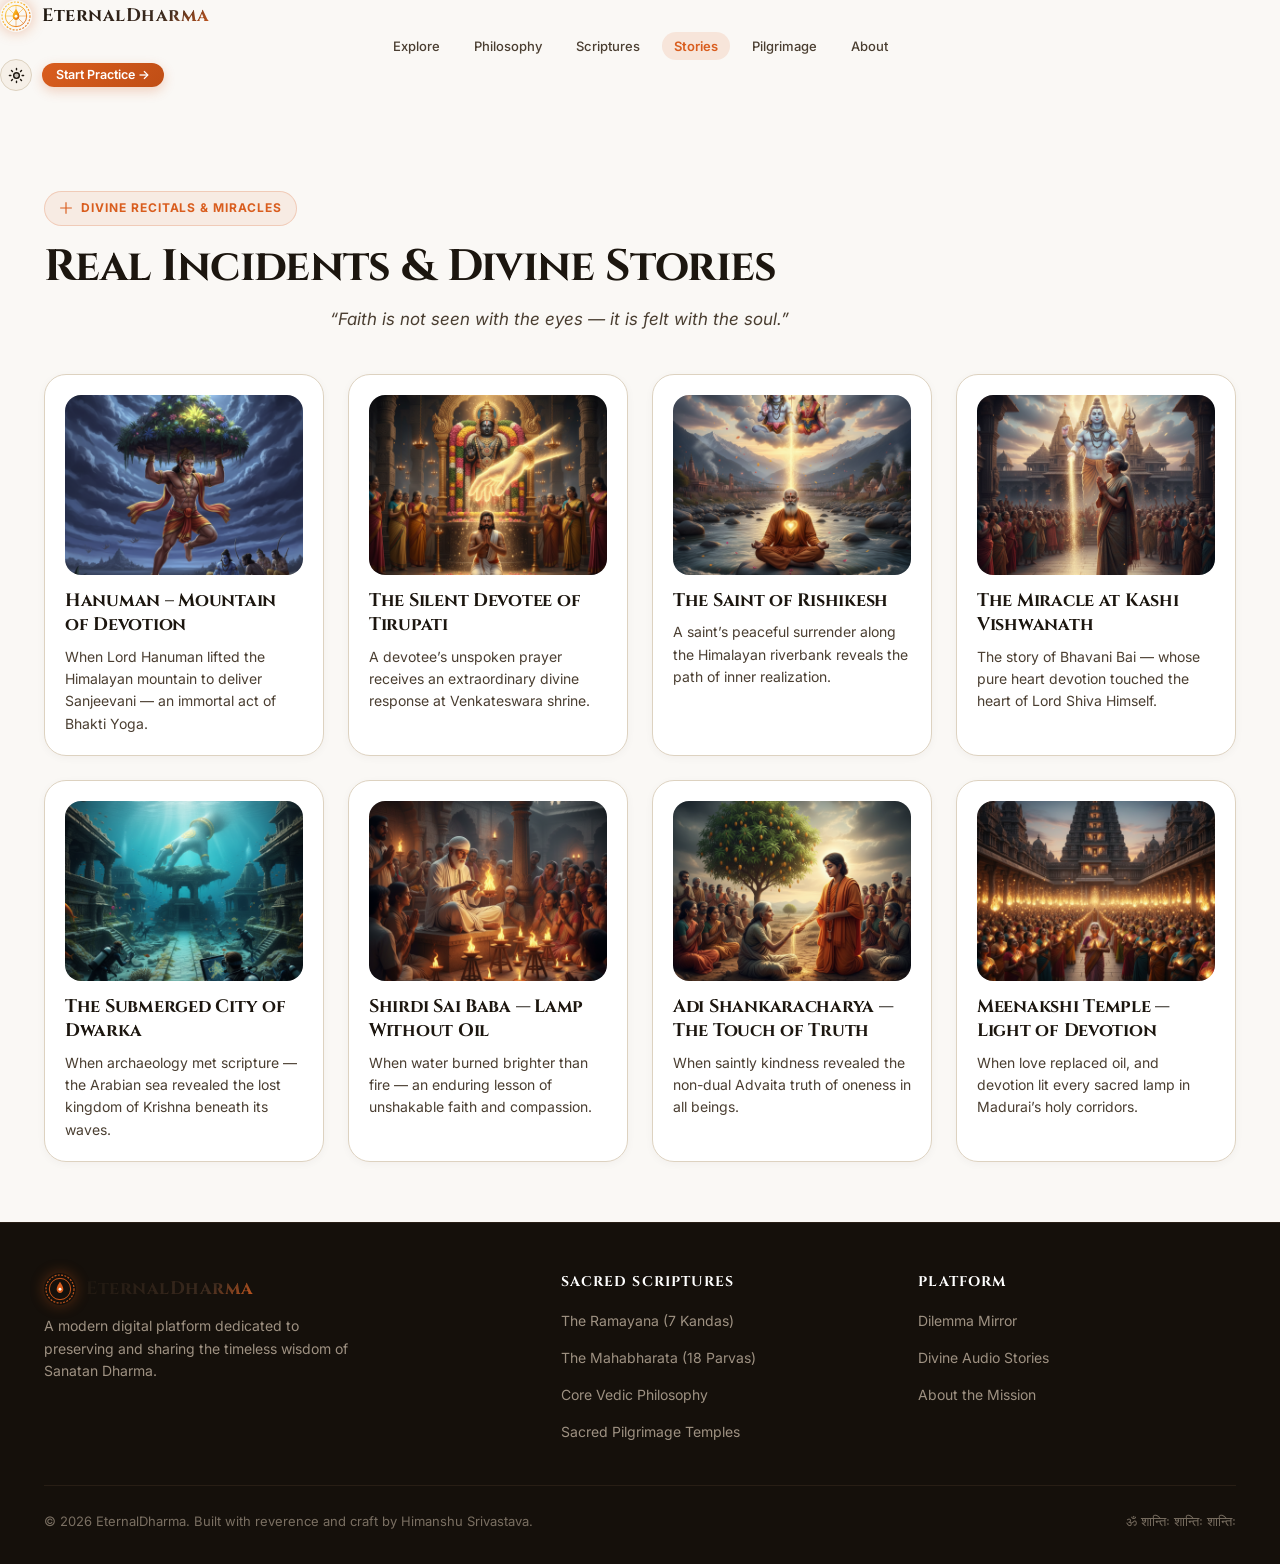
<file: stories.html>
<!DOCTYPE html>
<html lang="en">
<head>
  <meta charset="UTF-8">
  <meta name="viewport" content="width=device-width, initial-scale=1.0">
  <title>Real Incidents &amp; Divine Stories | EternalDharma</title>
  <meta name="description" content="Immerse in sacred recitals, miraculous encounters, and timeless stories of faith and devotion across Sanatan Dharma." />
  
  <!-- Google Fonts: Editorial Serif + Modern Clean Sans + Devanagari -->
  <link rel="preconnect" href="https://fonts.googleapis.com" />
  <link rel="preconnect" href="https://fonts.gstatic.com" crossorigin />
  <link href="https://fonts.googleapis.com/css2?family=Cinzel:wght@600;700;800&family=Inter:wght@400;500;600;700&family=Noto+Serif+Devanagari:wght@400;600;700&display=swap" rel="stylesheet" />
  
  <!-- Stylesheets -->
  <link rel="stylesheet" href="css/style.css?v=10.0">
  <link rel="stylesheet" href="css/responsive.css?v=10.0">
  <link rel="stylesheet" href="css/stories.css?v=10.0">
</head>
<body>

  <!-- 🕉️ TOP NAVIGATION (Floating Glass Island) -->
  <header class="navbar-wrapper" id="mainNavbar">
    <div class="navbar-island">
      <a href="index.html" class="brand-logo" aria-label="EternalDharma Homepage">
        <svg class="brand-emblem-svg" width="32" height="32" viewBox="0 0 48 48" fill="none" xmlns="http://www.w3.org/2000/svg" aria-hidden="true">
          <defs>
            <linearGradient id="dharmaGoldGradStories" x1="0%" y1="0%" x2="100%" y2="100%">
              <stop offset="0%" stop-color="#FCD34D" />
              <stop offset="50%" stop-color="#F59E0B" />
              <stop offset="100%" stop-color="#D95D1E" />
            </linearGradient>
          </defs>
          <circle cx="24" cy="24" r="21" stroke="url(#dharmaGoldGradStories)" stroke-width="1.8" stroke-dasharray="3 2" opacity="0.85" />
          <circle cx="24" cy="24" r="16" stroke="url(#dharmaGoldGradStories)" stroke-width="1.4" />
          <path d="M24 8 L24 40 M8 24 L40 24 M12.7 12.7 L35.3 35.3 M12.7 35.3 L35.3 12.7" stroke="url(#dharmaGoldGradStories)" stroke-width="1.2" stroke-linecap="round" opacity="0.65" />
          <path d="M24 13 C21.5 17 19 20.5 19 24.5 C19 27.5 21.2 30 24 30 C26.8 30 29 27.5 29 24.5 C29 20.5 26.5 17 24 13 Z" fill="url(#dharmaGoldGradStories)" />
          <circle cx="24" cy="24.5" r="2.2" fill="#FFFDF0" />
        </svg>
        <span class="brand-title">EternalDharma</span>
      </a>

      <nav aria-label="Primary Navigation" class="nav-menu">
        <ul class="nav-links">
          <li><a href="index.html#discovery" class="nav-link">Explore</a></li>
          <li><a href="sanatan.html" class="nav-link">Philosophy</a></li>
          <li><a href="index.html#scriptures" class="nav-link">Scriptures</a></li>
          <li><a href="stories.html" class="nav-link active">Stories</a></li>
          <li><a href="temples.html" class="nav-link">Pilgrimage</a></li>
          <li><a href="about.html" class="nav-link">About</a></li>
        </ul>
      </nav>

      <div class="nav-actions">
        <!-- Atmospheric Mode Switcher -->
        <button class="btn-atmosphere-toggle" id="btnAtmosphereToggle" title="Toggle Atmosphere (Suryodaya Dawn / Sandhya Night)" aria-label="Toggle Atmosphere Mode">
          <span class="atmosphere-icon-wrap" id="atmosphereIcon">
            <svg width="17" height="17" viewBox="0 0 24 24" fill="none" xmlns="http://www.w3.org/2000/svg" class="atmosphere-svg" aria-hidden="true">
              <circle cx="12" cy="12" r="4" stroke="currentColor" stroke-width="2" fill="currentColor" fill-opacity="0.2"/>
              <path d="M12 2v2M12 20v2M4.93 4.93l1.41 1.41M17.66 17.66l1.41 1.41M2 12h2M20 12h2M6.34 17.66l-1.41 1.41M19.07 4.93l-1.41 1.41" stroke="currentColor" stroke-width="2" stroke-linecap="round"/>
            </svg>
          </span>
        </button>

        <a href="index.html#inquiry" class="btn btn-primary btn-sm nav-cta-btn">Start Practice &rarr;</a>

        <button class="mobile-menu-toggle" id="mobileMenuToggle" aria-label="Toggle Mobile Navigation">
          <span></span>
          <span></span>
        </button>
      </div>
    </div>

    <!-- Mobile Navigation Drawer -->
    <div class="mobile-nav-drawer" id="mobileNavDrawer">
      <ul class="mobile-nav-links">
        <li><a href="index.html" class="mobile-nav-link">Home Sanctuary</a></li>
        <li><a href="sanatan.html" class="mobile-nav-link">Core Philosophy</a></li>
        <li><a href="mahabharata.html" class="mobile-nav-link">The Mahabharata</a></li>
        <li><a href="ramayana.html" class="mobile-nav-link">The Ramayana</a></li>
        <li><a href="stories.html" class="mobile-nav-link active">Divine Audio Stories</a></li>
        <li><a href="temples.html" class="mobile-nav-link">Sacred Temples</a></li>
        <li><a href="about.html" class="mobile-nav-link">About</a></li>
      </ul>
    </div>
  </header>

  <main style="padding-top: 100px; padding-bottom: 60px;">
    <header class="story-header container text-center" style="margin-bottom: 40px;">
      <div class="hero-badge-row" style="justify-content: center; margin-bottom: 14px;">
        <span class="pill-badge">
          <svg width="14" height="14" viewBox="0 0 24 24" fill="none" stroke="currentColor" stroke-width="2"><path d="M12 2v20M2 12h20"/></svg>
          <span>Divine Recitals &amp; Miracles</span>
        </span>
      </div>
      <h1 style="font-family: var(--font-serif); font-size: clamp(2rem, 4vw, 2.75rem); color: var(--text-primary); margin-bottom: 12px;">
        Real Incidents &amp; Divine Stories
      </h1>
      <p style="font-size: 1.0625rem; color: var(--text-secondary); font-style: italic; max-width: 620px; margin: 0 auto;">
        “Faith is not seen with the eyes — it is felt with the soul.”
      </p>
    </header>

    <div class="container">
      <section class="stories-grid">
        <!-- Story Card 1 -->
        <div class="story-card path-style" data-story="hanuman">
          <img src="images/hanuman.png" alt="Hanuman" class="story-img"/>
          <h2>Hanuman – Mountain of Devotion</h2>
          <p>When Lord Hanuman lifted the Himalayan mountain to deliver Sanjeevani — an immortal act of Bhakti Yoga.</p>
        </div>

        <!-- Story Card 2 -->
        <div class="story-card path-style" data-story="tirupati">
          <img src="images/temple-miracle.png" alt="Temple Miracle" class="story-img"/>
          <h2>The Silent Devotee of Tirupati</h2>
          <p>A devotee’s unspoken prayer receives an extraordinary divine response at Venkateswara shrine.</p>
        </div>

        <!-- Story Card 3 -->
        <div class="story-card path-style" data-story="rishikesh">
          <img src="images/sage.png" alt="Saint Experience" class="story-img"/>
          <h2>The Saint of Rishikesh</h2>
          <p>A saint’s peaceful surrender along the Himalayan riverbank reveals the path of inner realization.</p>
        </div>

        <!-- Story Card 4 -->
        <div class="story-card path-style" data-story="kashi">
          <img src="images/kashi.png" alt="Kashi Vishwanath" class="story-img">
          <h2>The Miracle at Kashi Vishwanath</h2>
          <p>The story of Bhavani Bai — whose pure heart devotion touched the heart of Lord Shiva Himself.</p>
        </div>

        <!-- Story Card 5 -->
        <div class="story-card path-style" data-story="dwarka">
          <img src="images/dwarka.png" alt="Lord Krishna Hidden Hand" class="story-img">
          <h2>The Submerged City of Dwarka</h2>
          <p>When archaeology met scripture — the Arabian sea revealed the lost kingdom of Krishna beneath its waves.</p>
        </div>

        <!-- Story Card 6 -->
        <div class="story-card path-style" data-story="sai">
          <img src="images/sai.png" alt="Shirdi Sai Baba" class="story-img">
          <h2>Shirdi Sai Baba — Lamp Without Oil</h2>
          <p>When water burned brighter than fire — an enduring lesson of unshakable faith and compassion.</p>
        </div>

        <!-- Story Card 7 -->
        <div class="story-card path-style" data-story="shankara">
          <img src="images/shankara.png" alt="Adi Shankaracharya" class="story-img">
          <h2>Adi Shankaracharya — The Touch of Truth</h2>
          <p>When saintly kindness revealed the non-dual Advaita truth of oneness in all beings.</p>
        </div>

        <!-- Story Card 8 -->
        <div class="story-card path-style" data-story="meenakshi">
          <img src="images/meenakshi.png" alt="Meenakshi Temple" class="story-img">
          <h2>Meenakshi Temple — Light of Devotion</h2>
          <p>When love replaced oil, and devotion lit every sacred lamp in Madurai’s holy corridors.</p>
        </div>
      </section>
    </div>
  </main>

  <!-- 🌟 Popup Story Modal -->
  <div id="storyModal" class="modal">
    <div class="modal-content">
      <span class="close-btn">&times;</span>
      <div class="audio-controls">
        <button id="playBtn" class="btn btn-primary btn-sm">▶ Play Narration</button>
        <button id="pauseBtn" class="btn btn-secondary btn-sm">⏸ Pause</button>
        <button id="toggleHindiBtn" class="btn btn-secondary btn-sm">Hindi / English</button>
        <audio id="storyAudio"></audio>
      </div>
      <div id="storyText"></div>
    </div>
  </div>

  <!-- 🦶 SITE FOOTER -->
  <footer class="site-footer">
    <div class="container">
      <div class="footer-top-grid">
        <div class="footer-brand-info">
          <div class="brand-logo" style="margin-bottom: 8px;">
            <svg class="brand-emblem-svg" width="32" height="32" viewBox="0 0 48 48" fill="none" xmlns="http://www.w3.org/2000/svg" aria-hidden="true">
              <circle cx="24" cy="24" r="21" stroke="#D95D1E" stroke-width="1.8" stroke-dasharray="3 2" opacity="0.85" />
              <circle cx="24" cy="24" r="16" stroke="#D95D1E" stroke-width="1.4" />
              <path d="M24 13 C21.5 17 19 20.5 19 24.5 C19 27.5 21.2 30 24 30 C26.8 30 29 27.5 29 24.5 C29 20.5 26.5 17 24 13 Z" fill="#D95D1E" />
              <circle cx="24" cy="24.5" r="2.2" fill="#FFFDF0" />
            </svg>
            <span class="brand-title" style="color: #FFFFFF;">EternalDharma</span>
          </div>
          <p>A modern digital platform dedicated to preserving and sharing the timeless wisdom of Sanatan Dharma.</p>
        </div>

        <div>
          <h4 class="footer-heading">Sacred Scriptures</h4>
          <ul class="footer-links-list">
            <li><a href="ramayana.html" class="footer-link">The Ramayana (7 Kandas)</a></li>
            <li><a href="mahabharata.html" class="footer-link">The Mahabharata (18 Parvas)</a></li>
            <li><a href="sanatan.html" class="footer-link">Core Vedic Philosophy</a></li>
            <li><a href="temples.html" class="footer-link">Sacred Pilgrimage Temples</a></li>
          </ul>
        </div>

        <div>
          <h4 class="footer-heading">Platform</h4>
          <ul class="footer-links-list">
            <li><a href="index.html#inquiry" class="footer-link">Dilemma Mirror</a></li>
            <li><a href="stories.html" class="footer-link">Divine Audio Stories</a></li>
            <li><a href="about.html" class="footer-link">About the Mission</a></li>
          </ul>
        </div>
      </div>

      <div class="footer-bottom-row">
        <span>&copy; 2026 EternalDharma. Built with reverence and craft by Himanshu Srivastava.</span>
        <span>ॐ शान्तिः शान्तिः शान्तिः</span>
      </div>
    </div>
  </footer>

  <script src="js/main.js" defer></script>
  <script src="js/stories.js" defer></script>
</body>
</html>
</file>
<file: css/style.css>
/* ==========================================================================
   ETERNAL DHARMA - WARM EDITORIAL LUXURY DESIGN SYSTEM
   Acdyon Technologies Frontend Challenge – Part 2: Premium Home Page
   Aesthetic: Bright Sunlit Ivory & Warm Parchment Editorial Sanctuary
   ========================================================================== */

/* --- 1. DESIGN TOKENS & SUNLIT PALETTE --- */
:root {
  /* Bright, Sunlit Ivory & Warm Parchment Surfaces */
  --bg-parchment: #FAF8F5;
  --bg-surface: #FFFFFF;
  --bg-surface-elevated: #FFFDFB;
  --bg-surface-warm: #F4EDE2;
  --bg-surface-sand: #ECE3D4;
  --bg-hero-dark: #1A130C;
  --bg-accent-dark: #221810;

  /* Sacred Accents */
  --accent-saffron: #D95D1E;
  --accent-saffron-hover: #BF4C13;
  --accent-saffron-light: rgba(217, 93, 30, 0.08);
  --accent-gold: #C69214;
  --accent-gold-light: rgba(198, 146, 20, 0.10);
  --accent-gold-glow: rgba(198, 146, 20, 0.25);
  --accent-emerald: #10B981;

  /* Typography Colors (High Contrast & Warm Elegance) */
  --text-primary: #1C160F;
  --text-secondary: #4A3E31;
  --text-muted: #7A6A58;
  --text-on-dark: #FAF8F5;
  --text-on-dark-muted: #D6C8B8;

  /* Borders & Dividers */
  --border-subtle: #EFE6D8;
  --border-default: #DDD2C0;
  --border-strong: #C4B59E;
  --border-gold: rgba(198, 146, 20, 0.35);

  /* Shadows (Warm Multi-Layered Elevation) */
  --shadow-subtle: 0 2px 8px rgba(45, 30, 15, 0.04);
  --shadow-card: 0 6px 20px rgba(45, 30, 15, 0.05), 0 1px 3px rgba(45, 30, 15, 0.02);
  --shadow-elevated: 0 16px 40px rgba(45, 30, 15, 0.08), 0 2px 6px rgba(45, 30, 15, 0.03);
  --shadow-modal: 0 24px 64px rgba(25, 18, 10, 0.35);

  /* Fonts */
  --font-serif: 'Cinzel', 'Playfair Display', Georgia, serif;
  --font-sans: 'Inter', -apple-system, BlinkMacSystemFont, 'Segoe UI', Roboto, sans-serif;
  --font-hindi: 'Noto Serif Devanagari', 'Rozha One', serif;
  --font-mono: ui-monospace, SFMono-Regular, Menlo, Monaco, Consolas, monospace;

  /* Radii */
  --radius-xs: 6px;
  --radius-sm: 10px;
  --radius-md: 16px;
  --radius-lg: 22px;
  --radius-xl: 30px;
  --radius-pill: 9999px;

  /* Transitions */
  --transition-fast: 160ms cubic-bezier(0.4, 0, 0.2, 1);
  --transition-normal: 280ms cubic-bezier(0.4, 0, 0.2, 1);
  --transition-smooth: 420ms cubic-bezier(0.16, 1, 0.3, 1);

  --container-width: 1240px;
}

/* --- 2. GLOBAL RESET & BASE --- */
*, *::before, *::after {
  box-sizing: border-box;
  margin: 0;
  padding: 0;
}

html {
  font-size: 16px;
  scroll-behavior: smooth;
  -webkit-font-smoothing: antialiased;
  -moz-osx-font-smoothing: grayscale;
  background-color: var(--bg-parchment);
  color: var(--text-primary);
}

body {
  font-family: var(--font-sans);
  font-size: 1rem;
  line-height: 1.7;
  background-color: var(--bg-parchment);
  color: var(--text-primary);
  overflow-x: hidden;
  min-height: 100vh;
}

img, video {
  max-width: 100%;
  height: auto;
  display: block;
}

a {
  color: inherit;
  text-decoration: none;
  transition: all var(--transition-fast);
}

button, input, textarea {
  font-family: inherit;
  font-size: inherit;
  color: inherit;
  border: none;
  outline: none;
  background: none;
}

button {
  cursor: pointer;
}

/* --- 3. TYPOGRAPHY & HEADINGS --- */
h1, h2, h3, h4, h5, h6 {
  font-family: var(--font-serif);
  color: var(--text-primary);
  font-weight: 700;
  line-height: 1.22;
  letter-spacing: -0.015em;
}

p {
  margin-bottom: 0;
}

.container {
  width: 100%;
  max-width: var(--container-width);
  margin-left: auto;
  margin-right: auto;
  padding-left: 24px;
  padding-right: 24px;
}

/* --- 4. BUTTONS & PILLS --- */
.btn {
  display: inline-flex;
  align-items: center;
  justify-content: center;
  gap: 8px;
  font-family: var(--font-sans);
  font-weight: 600;
  font-size: 0.9375rem;
  padding: 13px 26px;
  border-radius: var(--radius-pill);
  transition: all var(--transition-normal);
  white-space: nowrap;
  line-height: 1;
}

.btn-primary {
  background: linear-gradient(135deg, #D95D1E 0%, #B84711 100%);
  color: #FFFFFF;
  box-shadow: 0 4px 16px rgba(217, 93, 30, 0.28);
}

.btn-primary:hover {
  background: linear-gradient(135deg, #E66A2B 0%, #C45017 100%);
  transform: translateY(-2px);
  box-shadow: 0 8px 24px rgba(217, 93, 30, 0.38);
}

.btn-primary:active {
  transform: translateY(0);
}

.btn-secondary {
  background-color: var(--bg-surface);
  color: var(--text-primary);
  border: 1px solid var(--border-default);
  box-shadow: var(--shadow-subtle);
}

.btn-secondary:hover {
  background-color: var(--bg-surface-warm);
  border-color: var(--border-strong);
  transform: translateY(-2px);
}

.btn-sm {
  padding: 8px 18px;
  font-size: 0.8125rem;
}

.pill-badge {
  display: inline-flex;
  align-items: center;
  justify-content: center;
  gap: 8px;
  font-size: 0.75rem;
  font-weight: 700;
  text-transform: uppercase;
  letter-spacing: 0.08em;
  padding: 6px 14px;
  border-radius: var(--radius-pill);
  background-color: var(--accent-saffron-light);
  color: var(--accent-saffron);
  border: 1px solid rgba(217, 93, 30, 0.22);
}

.kbd-badge {
  display: inline-flex;
  align-items: center;
  font-family: var(--font-mono);
  font-size: 0.6875rem;
  font-weight: 600;
  padding: 2px 6px;
  background-color: var(--bg-surface-warm);
  border: 1px solid var(--border-default);
  border-radius: 4px;
  color: var(--text-muted);
}

/* --- 5. TOP CANDIDATE BANNER --- */
.candidate-ribbon {
  background: linear-gradient(90deg, #1C140C 0%, #2A1E14 50%, #1C140C 100%);
  color: #D6C8B8;
  border-bottom: 1px solid #382A1C;
  padding: 8px 16px;
  font-size: 0.8125rem;
  text-align: center;
  display: flex;
  align-items: center;
  justify-content: center;
  gap: 12px;
}

.candidate-badge {
  background-color: rgba(217, 93, 30, 0.22);
  color: #F8B179;
  border: 1px solid rgba(217, 93, 30, 0.45);
  font-size: 0.6875rem;
  font-weight: 700;
  padding: 2px 8px;
  border-radius: var(--radius-pill);
  text-transform: uppercase;
  letter-spacing: 0.06em;
}

.candidate-link {
  color: #F8B179;
  font-weight: 600;
  cursor: pointer;
  text-decoration: underline;
  text-underline-offset: 3px;
}

/* --- 6. ULTRA-PREMIUM FLOATING GLASS ISLAND NAVBAR --- */
.navbar {
  position: fixed;
  top: 14px;
  left: 50%;
  transform: translateX(-50%);
  width: min(980px, calc(100% - 28px));
  z-index: 1000;
  background: rgba(255, 255, 255, 0.85);
  backdrop-filter: blur(22px) saturate(190%);
  -webkit-backdrop-filter: blur(22px) saturate(190%);
  border: 1px solid rgba(221, 210, 192, 0.6);
  border-radius: var(--radius-pill);
  box-shadow: 0 10px 30px rgba(28, 22, 15, 0.07), 0 1px 3px rgba(28, 22, 15, 0.04), inset 0 1px 1px rgba(255, 255, 255, 0.95);
  transition: all 0.35s cubic-bezier(0.16, 1, 0.3, 1);
}

.navbar.scrolled {
  top: 8px;
  background: rgba(255, 255, 255, 0.95);
  border-color: rgba(217, 93, 30, 0.28);
  box-shadow: 0 14px 38px rgba(28, 22, 15, 0.12), 0 0 20px rgba(217, 93, 30, 0.08), inset 0 1px 1px #FFFFFF;
}

.nav-container {
  height: 50px;
  display: flex;
  align-items: center;
  justify-content: space-between;
  padding: 0 12px 0 16px;
  max-width: 100%;
  margin: 0 auto;
  gap: 12px;
}

.brand-logo {
  display: flex;
  align-items: center;
  gap: 10px;
  text-decoration: none;
  flex-shrink: 0;
  white-space: nowrap;
}

.brand-logo img,
.brand-emblem-svg {
  width: 32px;
  height: 32px;
  border-radius: 50%;
  box-shadow: 0 0 14px rgba(217, 93, 30, 0.35);
  transition: transform 0.4s cubic-bezier(0.16, 1, 0.3, 1), box-shadow 0.4s ease;
  flex-shrink: 0;
}

.brand-logo:hover img,
.brand-logo:hover .brand-emblem-svg {
  transform: scale(1.12) rotate(15deg);
  box-shadow: 0 0 24px rgba(217, 93, 30, 0.65);
}

.brand-title {
  font-family: var(--font-serif);
  font-size: 1.125rem;
  font-weight: 700;
  letter-spacing: 0.03em;
  background: linear-gradient(135deg, #1C160F 0%, #3D2B1F 70%, #D95D1E 100%);
  -webkit-background-clip: text;
  -webkit-text-fill-color: transparent;
  white-space: nowrap;
}

.nav-menu {
  display: flex;
  align-items: center;
  justify-content: center;
  flex: 1;
  min-width: 0;
}

.nav-links {
  display: flex;
  align-items: center;
  justify-content: center;
  gap: clamp(4px, 0.8vw, 10px);
  list-style: none;
  white-space: nowrap;
}

.nav-link {
  font-size: 0.8125rem;
  font-weight: 500;
  color: var(--text-secondary);
  transition: all var(--transition-fast);
  position: relative;
  padding: 6px 12px;
  border-radius: var(--radius-pill);
  white-space: nowrap;
}

.nav-link:hover {
  color: var(--text-primary);
  background-color: rgba(217, 93, 30, 0.08);
}

.nav-link.active {
  color: var(--accent-saffron);
  background-color: rgba(217, 93, 30, 0.12);
  font-weight: 600;
}

.nav-actions {
  display: flex;
  align-items: center;
  gap: 10px;
  flex-shrink: 0;
  white-space: nowrap;
}

.nav-cmd-trigger {
  display: inline-flex;
  align-items: center;
  gap: 6px;
  padding: 5px 10px;
  background: rgba(244, 237, 226, 0.7);
  border: 1px solid var(--border-default);
  border-radius: var(--radius-pill);
  font-size: 0.75rem;
  font-weight: 500;
  color: var(--text-secondary);
  transition: all var(--transition-fast);
  cursor: pointer;
}

.nav-cmd-trigger:hover {
  border-color: var(--accent-saffron);
  background-color: #FFFFFF;
  color: var(--accent-saffron);
  box-shadow: 0 4px 12px rgba(217, 93, 30, 0.15);
  transform: translateY(-1px);
}

.nav-cmd-trigger .kbd-badge {
  font-size: 0.5625rem;
  padding: 1px 4px;
  background: #FFFFFF;
  border-color: var(--border-subtle);
}

.nav-cta-btn {
  border-radius: var(--radius-pill);
  font-weight: 600;
  font-size: 0.78125rem;
  padding: 6px 14px;
  background: linear-gradient(135deg, #D95D1E 0%, #C04E15 100%);
  box-shadow: 0 4px 12px rgba(217, 93, 30, 0.25);
  transition: all var(--transition-fast);
  flex-shrink: 0;
}

.nav-cta-btn:hover {
  transform: translateY(-1px);
  box-shadow: 0 6px 16px rgba(217, 93, 30, 0.38);
}

.user-session-wrapper {
  display: flex;
  align-items: center;
  gap: 8px;
}

.user-profile-badge {
  display: inline-flex;
  align-items: center;
  gap: 6px;
  font-size: 0.8125rem;
  font-weight: 600;
  color: var(--accent-saffron);
  background-color: var(--accent-saffron-light);
  padding: 5px 12px;
  border-radius: var(--radius-pill);
  border: 1px solid rgba(217, 93, 30, 0.3);
  max-width: 210px;
  white-space: nowrap;
  overflow: hidden;
  text-overflow: ellipsis;
  cursor: pointer;
  transition: all var(--transition-fast);
}

.user-badge-lvl {
  background: var(--accent-saffron);
  color: #FFFFFF;
  font-size: 0.6875rem;
  font-weight: 700;
  padding: 1px 6px;
  border-radius: var(--radius-pill);
}

.user-profile-badge:hover {
  background-color: #FFF0E6;
  border-color: var(--accent-saffron);
  transform: translateY(-1px);
  box-shadow: 0 4px 12px rgba(217, 93, 30, 0.18);
}

.btn-nav-logout {
  display: inline-flex;
  align-items: center;
  gap: 4px;
  background: rgba(239, 68, 68, 0.08);
  border: 1px solid rgba(239, 68, 68, 0.25);
  color: #DC2626;
  font-size: 0.75rem;
  font-weight: 600;
  padding: 5px 10px;
  border-radius: var(--radius-pill);
  cursor: pointer;
  transition: all var(--transition-fast);
}

.btn-nav-logout:hover {
  background: #EF4444;
  color: #FFFFFF;
  border-color: #EF4444;
  transform: translateY(-1px);
  box-shadow: 0 4px 12px rgba(239, 68, 68, 0.25);
}

.mobile-menu-toggle {
  display: none;
  flex-direction: column;
  gap: 5px;
  width: 38px;
  height: 38px;
  align-items: center;
  justify-content: center;
  background: rgba(244, 237, 226, 0.7);
  border: 1px solid var(--border-default);
  border-radius: 50%;
  padding: 8px;
  transition: all var(--transition-fast);
}

.mobile-menu-toggle:hover {
  background: #FFFFFF;
  border-color: var(--accent-saffron);
}

.mobile-menu-toggle span {
  width: 18px;
  height: 2px;
  background-color: var(--text-primary);
  border-radius: 2px;
  transition: all var(--transition-fast);
}

.mobile-nav-drawer {
  display: none;
  position: absolute;
  top: calc(100% + 12px);
  left: 0;
  right: 0;
  background: rgba(255, 255, 255, 0.96);
  backdrop-filter: blur(24px);
  -webkit-backdrop-filter: blur(24px);
  border: 1px solid rgba(221, 210, 192, 0.7);
  border-radius: var(--radius-lg);
  padding: 20px 24px;
  box-shadow: 0 20px 50px rgba(28, 22, 15, 0.16);
  animation: fadeInDown 0.25s ease forwards;
}

.mobile-nav-drawer.open {
  display: block;
}

@keyframes fadeInDown {
  from { opacity: 0; transform: translateY(-8px); }
  to { opacity: 1; transform: translateY(0); }
}

.mobile-nav-links {
  list-style: none;
  display: flex;
  flex-direction: column;
  gap: 12px;
}

.mobile-nav-link {
  font-size: 0.9375rem;
  font-weight: 500;
  color: var(--text-secondary);
  padding: 8px 12px;
  border-radius: var(--radius-sm);
  display: block;
  transition: all var(--transition-fast);
}

.mobile-nav-link:hover {
  color: var(--accent-saffron);
  background-color: rgba(217, 93, 30, 0.08);
}

.mobile-nav-link.active {
  font-weight: 600;
  color: var(--accent-saffron);
}

/* --- 7. WARM CINEMATIC HERO SECTION --- */
.hero-section {
  position: relative;
  min-height: auto;
  display: flex;
  flex-direction: column;
  align-items: center;
  justify-content: center;
  padding: 108px 0 54px;
  overflow: hidden;
  background-color: var(--bg-hero-dark);
  color: var(--text-on-dark);
  width: 100%;
}

.hero-video-bg {
  position: absolute;
  inset: 0;
  width: 100%;
  height: 100%;
  object-fit: cover;
  opacity: 0.42;
  filter: saturate(1.15) brightness(0.9);
  z-index: 0;
  pointer-events: none;
}

#heroPranaCanvas {
  position: absolute;
  inset: 0;
  width: 100%;
  height: 100%;
  pointer-events: none;
  z-index: 1;
}

.hero-gradient-overlay {
  position: absolute;
  inset: 0;
  background: linear-gradient(180deg, rgba(26, 19, 12, 0.45) 0%, rgba(26, 19, 12, 0.8) 75%, rgba(250, 248, 245, 1) 100%);
  z-index: 1;
  pointer-events: none;
}

.hero-container {
  position: relative;
  z-index: 2;
  text-align: center;
  width: 100%;
  max-width: 940px;
  margin: 0 auto;
  padding-left: 20px;
  padding-right: 20px;
}

.hero-badge-row {
  margin-bottom: 12px;
}

.hero-badge {
  background: rgba(255, 255, 255, 0.14);
  color: #FFEED9;
  border-color: rgba(255, 255, 255, 0.28);
  backdrop-filter: blur(8px);
  font-size: 0.75rem;
  padding: 5px 14px;
}

.hero-title {
  font-size: clamp(2rem, 3.8vw, 2.75rem);
  font-weight: 800;
  line-height: 1.18;
  color: #FFFFFF;
  margin-bottom: 12px;
  letter-spacing: -0.02em;
  text-shadow: 0 2px 24px rgba(0, 0, 0, 0.55);
}

.hero-title .accent-text {
  color: #F8B179;
  font-style: italic;
}

.hero-subtitle {
  font-size: clamp(0.9375rem, 1.4vw, 1.0625rem);
  line-height: 1.6;
  color: var(--text-on-dark-muted);
  max-width: 680px;
  margin: 0 auto 20px;
  font-weight: 400;
  text-shadow: 0 1px 12px rgba(0, 0, 0, 0.45);
}

.hero-subtitle strong {
  color: #FFFFFF;
  font-weight: 600;
}

.hero-cta-wrapper {
  display: flex;
  justify-content: center;
  align-items: center;
  gap: 12px;
  flex-wrap: wrap;
  margin-bottom: 16px;
}

.hero-cta-btn {
  font-size: 0.9375rem;
  padding: 11px 24px;
  font-weight: 600;
}

.hero-soundscape-bar {
  display: inline-flex;
  align-items: center;
  gap: 10px;
  background: rgba(255, 255, 255, 0.12);
  border: 1px solid rgba(255, 255, 255, 0.25);
  padding: 6px 14px;
  border-radius: var(--radius-pill);
  backdrop-filter: blur(12px);
  font-size: 0.8125rem;
  color: #FFEED9;
}

.soundscape-play-btn {
  width: 26px;
  height: 26px;
  background: #FFFFFF;
  color: var(--text-primary);
  border-radius: 50%;
  display: flex;
  align-items: center;
  justify-content: center;
  font-size: 0.75rem;
  font-weight: 800;
  transition: transform var(--transition-fast);
}

.soundscape-play-btn:hover {
  transform: scale(1.12);
  background: var(--accent-saffron);
  color: #FFFFFF;
}

/* ==========================================================================
   3D HERO DIGITAL SANCTUARY SHOWCASE DECK
   ========================================================================== */
.hero-sanctuary-deck {
  margin-top: 24px;
  width: 100%;
  max-width: 960px;
  background: rgba(18, 13, 8, 0.88);
  backdrop-filter: blur(28px) saturate(190%);
  -webkit-backdrop-filter: blur(28px) saturate(190%);
  border: 1px solid rgba(248, 177, 121, 0.35);
  border-radius: var(--radius-xl);
  box-shadow: 0 30px 80px rgba(0, 0, 0, 0.7), 0 0 45px rgba(217, 93, 30, 0.22), inset 0 1px 1px rgba(255, 255, 255, 0.2);
  padding: 24px 28px;
  text-align: left;
  transform-style: preserve-3d;
  transition: all 0.3s cubic-bezier(0.16, 1, 0.3, 1);
  position: relative;
  overflow: hidden;
}

.hero-sanctuary-deck::before {
  content: '';
  position: absolute;
  top: -50%;
  left: -50%;
  width: 200%;
  height: 200%;
  background: radial-gradient(circle at 50% 20%, rgba(217, 93, 30, 0.15) 0%, transparent 60%);
  pointer-events: none;
  z-index: 0;
}

.sanctuary-deck-header {
  display: flex;
  align-items: center;
  justify-content: space-between;
  border-bottom: 1px solid rgba(255, 255, 255, 0.1);
  padding-bottom: 16px;
  margin-bottom: 20px;
  flex-wrap: wrap;
  gap: 12px;
  position: relative;
  z-index: 2;
}

.deck-status-live {
  display: flex;
  align-items: center;
  gap: 8px;
  font-size: 0.8125rem;
  font-weight: 600;
  color: #FFEED9;
}

.live-pulse-dot {
  width: 8px;
  height: 8px;
  border-radius: 50%;
  background-color: #10B981;
  box-shadow: 0 0 10px #10B981;
  animation: liveDotPulse 2s infinite ease-in-out;
}

@keyframes liveDotPulse {
  0% { transform: scale(0.9); opacity: 0.7; }
  50% { transform: scale(1.3); opacity: 1; }
  100% { transform: scale(0.9); opacity: 0.7; }
}

.deck-header-actions {
  display: flex;
  align-items: center;
  gap: 10px;
}

.deck-streak-pill {
  background: rgba(217, 93, 30, 0.22);
  color: #F8B179;
  border: 1px solid rgba(217, 93, 30, 0.4);
  font-size: 0.75rem;
  font-weight: 700;
  padding: 4px 10px;
  border-radius: var(--radius-pill);
  letter-spacing: 0.02em;
}

.btn-deck-account {
  background: rgba(255, 255, 255, 0.1);
  border: 1px solid rgba(255, 255, 255, 0.25);
  color: #FFFFFF;
  font-size: 0.75rem;
  font-weight: 600;
  padding: 4px 12px;
  border-radius: var(--radius-pill);
  cursor: pointer;
  transition: all var(--transition-fast);
}

.btn-deck-account:hover {
  background: var(--accent-saffron);
  border-color: var(--accent-saffron);
}

.sanctuary-deck-body {
  display: grid;
  grid-template-columns: 1.25fr 0.95fr;
  gap: 24px;
  position: relative;
  z-index: 2;
}

.panel-tag-row {
  margin-bottom: 12px;
}

.panel-eyebrow {
  font-size: 0.75rem;
  text-transform: uppercase;
  letter-spacing: 0.08em;
  font-weight: 700;
  color: #D6C8B8;
}

/* Dilemma Chips in Deck */
.hero-dilemma-chips {
  display: flex;
  flex-wrap: wrap;
  gap: 6px;
  margin-bottom: 16px;
}

.dilemma-chip {
  background: rgba(255, 255, 255, 0.08);
  border: 1px solid rgba(255, 255, 255, 0.16);
  color: #D6C8B8;
  font-size: 0.75rem;
  font-weight: 600;
  padding: 5px 12px;
  border-radius: var(--radius-pill);
  cursor: pointer;
  transition: all var(--transition-fast);
}

.dilemma-chip:hover {
  background: rgba(217, 93, 30, 0.2);
  color: #FFFFFF;
  border-color: rgba(217, 93, 30, 0.4);
}

.dilemma-chip.active {
  background: var(--accent-saffron);
  color: #FFFFFF;
  border-color: var(--accent-saffron);
  box-shadow: 0 2px 10px rgba(217, 93, 30, 0.4);
}

/* Hero Live Verse Card */
.hero-verse-box {
  background: rgba(255, 255, 255, 0.06);
  border: 1px solid rgba(255, 255, 255, 0.12);
  border-radius: var(--radius-md);
  padding: 18px 20px;
  box-shadow: inset 0 1px 1px rgba(255, 255, 255, 0.1);
  transition: all 0.25s ease;
}

.hero-verse-sanskrit {
  font-family: var(--font-hindi);
  font-size: 1.1875rem;
  font-weight: 600;
  line-height: 1.65;
  color: #FFEED9;
  margin-bottom: 12px;
}

.hero-verse-meaning {
  font-size: 0.9375rem;
  color: #D6C8B8;
  line-height: 1.65;
  margin-bottom: 16px;
  font-style: italic;
}

.hero-verse-footer {
  display: flex;
  align-items: center;
  justify-content: space-between;
  border-top: 1px solid rgba(255, 255, 255, 0.08);
  padding-top: 12px;
  flex-wrap: wrap;
  gap: 8px;
}

.verse-ref-badge {
  font-size: 0.8125rem;
  font-weight: 600;
  color: #F8B179;
}

.btn-save-hero-verse {
  background: rgba(255, 255, 255, 0.1);
  border: 1px solid rgba(255, 255, 255, 0.2);
  color: #FFFFFF;
  font-size: 0.75rem;
  font-weight: 600;
  padding: 5px 12px;
  border-radius: var(--radius-pill);
  cursor: pointer;
  transition: all var(--transition-fast);
}

.btn-save-hero-verse:hover {
  background: #10B981;
  border-color: #10B981;
}

/* Right Panel: Progress Stack */
.hero-progress-stack {
  display: flex;
  flex-direction: column;
  gap: 12px;
  margin-bottom: 16px;
}

.hero-track-row {
  background: rgba(255, 255, 255, 0.04);
  border: 1px solid rgba(255, 255, 255, 0.08);
  border-radius: var(--radius-sm);
  padding: 10px 14px;
}

.track-info {
  display: flex;
  justify-content: space-between;
  align-items: center;
  font-size: 0.8125rem;
  color: #EFE6D8;
  font-weight: 500;
  margin-bottom: 6px;
}

.track-pct {
  color: #F8B179;
  font-weight: 700;
}

.hero-bar-bg {
  width: 100%;
  height: 6px;
  background: rgba(255, 255, 255, 0.12);
  border-radius: 4px;
  overflow: hidden;
}

.hero-bar-fill {
  height: 100%;
  background: linear-gradient(90deg, #F8B179 0%, #D95D1E 100%);
  border-radius: 4px;
}

/* Deck Audio Widget */
.hero-audio-widget {
  display: flex;
  align-items: center;
  justify-content: space-between;
  background: rgba(217, 93, 30, 0.15);
  border: 1px solid rgba(217, 93, 30, 0.35);
  border-radius: var(--radius-sm);
  padding: 12px 16px;
  gap: 12px;
}

.audio-title-sm {
  font-size: 0.875rem;
  font-weight: 600;
  color: #FFFFFF;
  line-height: 1.35;
}

.audio-sub-sm {
  font-size: 0.75rem;
  color: #D6C8B8;
}

.hero-deck-play-btn {
  width: 34px;
  height: 34px;
  border-radius: 50%;
  background: var(--accent-saffron);
  color: #FFFFFF;
  display: flex;
  align-items: center;
  justify-content: center;
  flex-shrink: 0;
  box-shadow: 0 4px 12px rgba(217, 93, 30, 0.4);
  transition: transform var(--transition-fast);
  cursor: pointer;
}

.hero-deck-play-btn:hover {
  transform: scale(1.1);
  background: #FFFFFF;
  color: var(--accent-saffron);
}

/* Deck Footer */
.sanctuary-deck-footer {
  border-top: 1px solid rgba(255, 255, 255, 0.1);
  padding-top: 14px;
  margin-top: 18px;
  display: flex;
  align-items: center;
  justify-content: space-between;
  flex-wrap: wrap;
  gap: 12px;
  position: relative;
  z-index: 2;
}

.interactive-hint-text {
  font-size: 0.8125rem;
  color: #D6C8B8;
  font-style: italic;
}

/* --- 8. EMOTIONAL INQUIRY CARDS ("WHAT YOUR HEART SEEKS") --- */
.inquiry-section {
  padding: 24px 0 40px;
  position: relative;
  z-index: 3;
  margin-top: 0;
}

.inquiry-grid {
  display: grid;
  grid-template-columns: repeat(4, 1fr);
  gap: 18px;
}

.inquiry-card {
  background-color: var(--bg-surface);
  border: 1px solid var(--border-default);
  border-radius: var(--radius-lg);
  padding: 24px 20px;
  box-shadow: var(--shadow-card);
  display: flex;
  flex-direction: column;
  justify-content: space-between;
  cursor: pointer;
  transition: all var(--transition-normal);
  position: relative;
  overflow: hidden;
}

.inquiry-card::before {
  content: '';
  position: absolute;
  top: 0;
  left: 0;
  right: 0;
  height: 3px;
  background: transparent;
  transition: background var(--transition-fast);
}

.inquiry-card:hover {
  transform: translateY(-4px);
  border-color: var(--accent-saffron);
  box-shadow: var(--shadow-elevated);
}

.inquiry-card:hover::before {
  background: linear-gradient(90deg, var(--accent-saffron), var(--accent-gold));
}

.inquiry-icon {
  font-size: 1.625rem;
  margin-bottom: 12px;
}

.inquiry-state {
  font-size: 0.75rem;
  font-weight: 700;
  text-transform: uppercase;
  letter-spacing: 0.05em;
  color: var(--accent-saffron);
  margin-bottom: 6px;
}

.inquiry-prompt {
  font-family: var(--font-serif);
  font-size: 1rem;
  font-weight: 700;
  color: var(--text-primary);
  line-height: 1.45;
  margin-bottom: 12px;
}

.inquiry-verse-ref {
  font-size: 0.8125rem;
  color: var(--text-muted);
  display: flex;
  align-items: center;
  gap: 4px;
  font-style: italic;
}

/* --- 9. SECTION HEADERS --- */
.section-header {
  text-align: center;
  max-width: 700px;
  margin: 0 auto 28px;
}

.section-tag {
  display: inline-block;
  font-family: var(--font-sans);
  font-size: 0.75rem;
  font-weight: 700;
  text-transform: uppercase;
  letter-spacing: 0.08em;
  color: var(--accent-saffron);
  margin-bottom: 8px;
}

.section-title {
  font-size: clamp(1.5rem, 2.5vw, 1.875rem);
  color: var(--text-primary);
  margin-bottom: 10px;
  line-height: 1.25;
}

.section-subtitle {
  font-size: clamp(0.875rem, 1.3vw, 1rem);
  color: var(--text-secondary);
  line-height: 1.6;
}

/* --- 10. PRODUCT DISCOVERY & COMMAND PALETTE --- */
.discovery-section {
  padding: 45px 0;
  position: relative;
  z-index: 3;
}

.discovery-search-card {
  background-color: var(--bg-surface);
  border: 1px solid var(--border-default);
  border-radius: var(--radius-xl);
  padding: 38px 34px;
  box-shadow: var(--shadow-elevated);
  max-width: 980px;
  margin: 0 auto;
}

.search-input-group {
  position: relative;
  display: flex;
  align-items: center;
  background-color: var(--bg-surface-warm);
  border: 2px solid var(--border-default);
  border-radius: var(--radius-pill);
  padding: 8px 14px 8px 24px;
  transition: all var(--transition-normal);
}

.search-input-group:focus-within {
  border-color: var(--accent-saffron);
  background-color: var(--bg-surface);
  box-shadow: 0 0 0 4px rgba(217, 93, 30, 0.18);
}

.search-icon-symbol {
  font-size: 1.25rem;
  color: var(--accent-saffron);
  margin-right: 12px;
  flex-shrink: 0;
}

.search-field {
  flex: 1;
  font-size: 1rem;
  color: var(--text-primary) !important;
  background: transparent !important;
  border: none !important;
  outline: none !important;
  font-family: inherit;
}

.search-field::placeholder {
  color: var(--text-muted) !important;
  font-weight: 400;
  opacity: 0.85;
}

.search-shortcut-pill {
  display: flex;
  align-items: center;
  gap: 4px;
  margin-right: 12px;
}

.search-action-btn {
  background-color: var(--accent-saffron);
  color: #FFFFFF;
  padding: 10px 22px;
  border-radius: var(--radius-pill);
  font-weight: 600;
  font-size: 0.9375rem;
  transition: background-color var(--transition-fast);
}

.search-action-btn:hover {
  background-color: var(--accent-saffron-hover);
}

.suggested-tags-row {
  display: flex;
  align-items: center;
  flex-wrap: wrap;
  gap: 8px 12px;
  margin-top: 20px;
}

.suggested-label {
  font-size: 0.8125rem;
  font-weight: 600;
  color: var(--text-muted);
  text-transform: uppercase;
  letter-spacing: 0.04em;
}

.suggestion-chip {
  background-color: var(--bg-surface-warm);
  border: 1px solid var(--border-subtle);
  color: var(--text-secondary);
  font-size: 0.8125rem;
  font-weight: 500;
  padding: 5px 14px;
  border-radius: var(--radius-pill);
  transition: all var(--transition-fast);
}

.suggestion-chip:hover {
  background-color: var(--accent-saffron-light);
  border-color: var(--accent-saffron);
  color: var(--accent-saffron);
  transform: translateY(-1px);
}

.live-results-container {
  margin-top: 28px;
  border-top: 1px solid var(--border-subtle);
  padding-top: 24px;
}

.results-header-info {
  display: flex;
  align-items: center;
  justify-content: space-between;
  margin-bottom: 16px;
  font-size: 0.875rem;
  color: var(--text-muted);
  font-weight: 600;
}

.results-grid-display {
  display: grid;
  grid-template-columns: repeat(3, 1fr);
  gap: 16px;
}

.result-item-card {
  background-color: var(--bg-surface-warm);
  border: 1px solid var(--border-subtle);
  border-radius: var(--radius-md);
  padding: 18px 20px;
  display: flex;
  flex-direction: column;
  justify-content: space-between;
  transition: all var(--transition-fast);
  cursor: pointer;
}

.result-item-card:hover {
  border-color: var(--accent-saffron);
  background-color: #FFFFFF;
  transform: translateY(-2px);
  box-shadow: var(--shadow-card);
}

.result-category-badge {
  font-size: 0.6875rem;
  font-weight: 700;
  text-transform: uppercase;
  letter-spacing: 0.05em;
  color: var(--accent-saffron);
  margin-bottom: 6px;
}

.result-item-title {
  font-family: var(--font-serif);
  font-size: 1.0625rem;
  font-weight: 700;
  color: var(--text-primary);
  margin-bottom: 6px;
}

.result-item-desc {
  font-size: 0.8125rem;
  color: var(--text-secondary);
  line-height: 1.5;
  margin-bottom: 12px;
}

.result-item-link {
  font-size: 0.8125rem;
  font-weight: 600;
  color: var(--accent-saffron);
  display: inline-flex;
  align-items: center;
  gap: 4px;
}

.no-results-box {
  grid-column: 1 / -1;
  text-align: center;
  padding: 24px;
  color: var(--text-muted);
  font-size: 0.9375rem;
}

/* --- 11. PERSONAL PRACTICE & STREAK DASHBOARD --- */
.practice-dashboard-section {
  padding: 45px 0;
}

.practice-dashboard-card {
  background: linear-gradient(135deg, #241A12 0%, #17100B 100%);
  border: 1px solid #3D2D1F;
  border-radius: var(--radius-xl);
  padding: 36px 40px;
  color: var(--text-on-dark);
  box-shadow: var(--shadow-elevated);
  display: grid;
  grid-template-columns: 1.3fr 1fr;
  gap: 36px;
  align-items: center;
}

.dashboard-heading-tag {
  font-size: 0.75rem;
  font-weight: 700;
  text-transform: uppercase;
  letter-spacing: 0.08em;
  color: var(--accent-gold);
  margin-bottom: 8px;
}

.dashboard-title {
  font-size: 1.625rem;
  color: #FFFFFF;
  margin-bottom: 10px;
}

.dashboard-desc {
  font-size: 0.875rem;
  color: var(--text-on-dark-muted);
  line-height: 1.65;
  margin-bottom: 22px;
}

.streak-metrics-row {
  display: flex;
  gap: 14px;
  margin-bottom: 22px;
}

.metric-box {
  background-color: rgba(255, 255, 255, 0.06);
  border: 1px solid rgba(255, 255, 255, 0.12);
  border-radius: var(--radius-md);
  padding: 12px 16px;
  flex: 1;
  text-align: center;
}

.metric-val {
  font-family: var(--font-serif);
  font-size: 1.5rem;
  font-weight: 700;
  color: #F8B179;
}

.metric-label {
  font-size: 0.75rem;
  color: var(--text-on-dark-muted);
  text-transform: uppercase;
  letter-spacing: 0.04em;
  margin-top: 4px;
}

.dashboard-side-panel {
  background-color: rgba(255, 255, 255, 0.03);
  border: 1px solid rgba(255, 255, 255, 0.08);
  border-radius: var(--radius-lg);
  padding: 24px;
}

.progress-track-item {
  margin-bottom: 16px;
}

.track-header {
  display: flex;
  justify-content: space-between;
  font-size: 0.8125rem;
  font-weight: 600;
  margin-bottom: 6px;
}

.progress-bar-bg {
  width: 100%;
  height: 6px;
  background-color: rgba(255, 255, 255, 0.1);
  border-radius: var(--radius-pill);
  overflow: hidden;
}

.progress-bar-fill {
  height: 100%;
  background: linear-gradient(90deg, #D95D1E, #F8B179);
  border-radius: var(--radius-pill);
}

/* --- 12. INTERACTIVE PHILOSOPHY SELECTOR --- */
.philosophy-section {
  padding: 48px 0;
  background-color: var(--bg-surface-warm);
  border-top: 1px solid var(--border-subtle);
  border-bottom: 1px solid var(--border-subtle);
}

.philosophy-tabs-container {
  display: flex;
  justify-content: center;
  gap: 12px;
  margin-bottom: 32px;
  flex-wrap: wrap;
}

.philosophy-tab-btn {
  display: flex;
  align-items: center;
  gap: 10px;
  padding: 9px 20px;
  background-color: var(--bg-surface);
  border: 1px solid var(--border-default);
  border-radius: var(--radius-pill);
  font-size: 0.9375rem;
  font-weight: 600;
  color: var(--text-secondary);
  box-shadow: var(--shadow-subtle);
  transition: all var(--transition-normal);
}

.philosophy-tab-btn .tab-hindi {
  font-family: var(--font-hindi);
  font-size: 1.0625rem;
  font-weight: 700;
}

.philosophy-tab-btn:hover {
  border-color: var(--accent-saffron);
  color: var(--accent-saffron);
  transform: translateY(-2px);
}

.philosophy-tab-btn.active {
  background-color: var(--accent-saffron);
  color: #FFFFFF;
  border-color: var(--accent-saffron);
  box-shadow: 0 4px 14px rgba(217, 93, 30, 0.28);
}

.philosophy-stage-card {
  background-color: var(--bg-surface);
  border: 1px solid var(--border-default);
  border-radius: var(--radius-xl);
  padding: 32px 36px;
  box-shadow: var(--shadow-elevated);
  display: grid;
  grid-template-columns: 1.2fr 0.8fr;
  gap: 36px;
  align-items: center;
  max-width: 980px;
  margin: 0 auto;
  transition: opacity var(--transition-normal), transform var(--transition-normal);
}

.stage-content {
  display: flex;
  flex-direction: column;
  gap: 14px;
}

.stage-tagline {
  font-size: 0.75rem;
  font-weight: 700;
  text-transform: uppercase;
  letter-spacing: 0.08em;
  color: var(--accent-saffron);
}

.stage-title {
  font-size: 1.625rem;
  color: var(--text-primary);
  display: flex;
  align-items: baseline;
  gap: 10px;
}

.stage-title-hindi {
  font-family: var(--font-hindi);
  font-size: 1.5rem;
  color: var(--accent-saffron);
}

.stage-sanskrit-quote {
  background-color: var(--bg-surface-warm);
  border-left: 3px solid var(--accent-gold);
  padding: 12px 16px;
  border-radius: 0 var(--radius-sm) var(--radius-sm) 0;
  font-family: var(--font-hindi);
  font-size: 1.0625rem;
  color: var(--text-primary);
  font-weight: 600;
  line-height: 1.55;
}

.stage-explanation {
  font-size: 0.9375rem;
  color: var(--text-secondary);
  line-height: 1.7;
}

.stage-action-box {
  margin-top: 6px;
}

.stage-visual {
  display: flex;
  justify-content: center;
}

.stage-image-frame {
  width: 230px;
  height: 230px;
  border-radius: 50%;
  background: radial-gradient(circle, #FFFDF9 0%, var(--bg-surface-warm) 100%);
  border: 2px solid var(--border-gold);
  padding: 8px;
  display: flex;
  align-items: center;
  justify-content: center;
  box-shadow: 0 16px 44px rgba(198, 146, 20, 0.2), 0 4px 14px rgba(0, 0, 0, 0.06);
  position: relative;
  transition: all var(--transition-normal);
}

body.theme-sandhya .stage-image-frame {
  background: radial-gradient(circle, #1C1522 0%, #120E16 100%);
  border-color: rgba(245, 158, 11, 0.4);
  box-shadow: 0 16px 44px rgba(0, 0, 0, 0.6), 0 0 24px rgba(217, 93, 30, 0.25);
}

.stage-image-frame img {
  width: 100%;
  height: 100%;
  border-radius: 50%;
  object-fit: cover;
  transition: transform 0.6s cubic-bezier(0.16, 1, 0.3, 1), box-shadow 0.6s ease;
}

.stage-image-frame:hover img {
  transform: scale(1.08) rotate(6deg);
}

/* --- 13. SCRIPTURES SECTION --- */
.scriptures-section {
  padding: 48px 0;
}

.scriptures-grid {
  display: grid;
  grid-template-columns: repeat(3, 1fr);
  gap: 24px;
}

.scripture-card {
  background-color: var(--bg-surface);
  border: 1px solid var(--border-default);
  border-radius: var(--radius-lg);
  overflow: hidden;
  box-shadow: var(--shadow-card);
  display: flex;
  flex-direction: column;
  transition: all var(--transition-normal);
}

.scripture-card:hover {
  transform: translateY(-3px);
  border-color: var(--accent-saffron);
  box-shadow: var(--shadow-elevated);
}

.scripture-media {
  height: 200px;
  background-color: #1A130C;
  position: relative;
  overflow: hidden;
}

.scripture-media img {
  width: 100%;
  height: 100%;
  object-fit: cover;
  transition: transform var(--transition-smooth);
}

.scripture-card:hover .scripture-media img {
  transform: scale(1.04);
}

.scripture-badge {
  position: absolute;
  top: 12px;
  left: 12px;
  background-color: rgba(26, 19, 12, 0.85);
  color: #FFEED9;
  font-size: 0.6875rem;
  font-weight: 700;
  text-transform: uppercase;
  letter-spacing: 0.05em;
  padding: 4px 10px;
  border-radius: var(--radius-pill);
  backdrop-filter: blur(6px);
}

.scripture-body {
  padding: 22px;
  display: flex;
  flex-direction: column;
  flex: 1;
}

.scripture-title {
  font-size: 1.25rem;
  color: var(--text-primary);
  margin-bottom: 8px;
}

.scripture-desc {
  font-size: 0.875rem;
  color: var(--text-secondary);
  line-height: 1.62;
  margin-bottom: 18px;
  flex: 1;
}

.scripture-action {
  display: inline-flex;
  align-items: center;
  gap: 5px;
  font-weight: 600;
  font-size: 0.875rem;
  color: var(--accent-saffron);
}

/* --- 14. DAILY WISDOM & REFLECTION SANCTUARY --- */
.shloka-section {
  padding: 48px 0;
  background: radial-gradient(circle at center, #FFFDF9 0%, var(--bg-surface-warm) 100%);
  border-top: 1px solid var(--border-subtle);
  border-bottom: 1px solid var(--border-subtle);
}

.shloka-container {
  max-width: 840px;
  margin: 0 auto;
  text-align: center;
}

.shloka-card {
  background-color: var(--bg-surface);
  border: 1px solid var(--border-default);
  border-radius: var(--radius-xl);
  padding: 38px 34px;
  box-shadow: var(--shadow-elevated);
  position: relative;
}

.shloka-card::before {
  content: '“';
  position: absolute;
  top: 10px;
  left: 28px;
  font-family: var(--font-serif);
  font-size: 5rem;
  color: var(--accent-gold-light);
  line-height: 1;
  pointer-events: none;
}

.shloka-sanskrit {
  font-family: var(--font-hindi);
  font-size: clamp(1.25rem, 2.2vw, 1.625rem);
  font-weight: 700;
  color: var(--text-primary);
  line-height: 1.65;
  margin-bottom: 16px;
  white-space: pre-line;
}

.shloka-translation {
  font-size: clamp(0.9375rem, 1.4vw, 1.0625rem);
  font-style: italic;
  color: var(--text-secondary);
  line-height: 1.68;
  max-width: 660px;
  margin: 0 auto 18px;
}

.shloka-reflection-box {
  background-color: var(--bg-surface-warm);
  border-radius: var(--radius-md);
  padding: 14px 18px;
  max-width: 640px;
  margin: 0 auto 24px;
  font-size: 0.875rem;
  color: var(--text-secondary);
  text-align: left;
  border-left: 3px solid var(--accent-saffron);
}

.reflection-label {
  font-weight: 700;
  color: var(--accent-saffron);
  text-transform: uppercase;
  font-size: 0.75rem;
  letter-spacing: 0.05em;
  margin-bottom: 3px;
}

.shloka-controls {
  display: flex;
  align-items: center;
  justify-content: center;
  gap: 12px;
  flex-wrap: wrap;
}

.shloka-nav-btn {
  background-color: var(--bg-surface-warm);
  border: 1px solid var(--border-default);
  color: var(--text-secondary);
  padding: 8px 16px;
  border-radius: var(--radius-pill);
  font-size: 0.8125rem;
  font-weight: 600;
  transition: all var(--transition-fast);
}

.shloka-nav-btn:hover {
  background-color: var(--accent-saffron-light);
  color: var(--accent-saffron);
  border-color: var(--accent-saffron);
}

/* --- 15. CURATED STORIES & AUDIO --- */
.stories-section {
  padding: 48px 0;
}

.stories-grid {
  display: grid;
  grid-template-columns: repeat(3, 1fr);
  gap: 28px;
}

.story-card {
  background-color: var(--bg-surface);
  border: 1px solid var(--border-default);
  border-radius: var(--radius-lg);
  padding: 24px;
  box-shadow: var(--shadow-card);
  display: flex;
  flex-direction: column;
  transition: all var(--transition-normal);
}

.story-card:hover {
  transform: translateY(-3px);
  border-color: var(--accent-saffron);
  box-shadow: var(--shadow-elevated);
}

.story-thumb-frame {
  height: 180px;
  border-radius: var(--radius-md);
  overflow: hidden;
  background-color: var(--bg-surface-warm);
  margin-bottom: 18px;
  position: relative;
}

.story-thumb-frame img {
  width: 100%;
  height: 100%;
  object-fit: cover;
}

.story-play-overlay-btn {
  position: absolute;
  bottom: 12px;
  right: 12px;
  width: 36px;
  height: 36px;
  background-color: var(--accent-saffron);
  color: #FFFFFF;
  border-radius: 50%;
  display: flex;
  align-items: center;
  justify-content: center;
  font-size: 0.875rem;
  box-shadow: 0 4px 12px rgba(0, 0, 0, 0.35);
  transition: transform var(--transition-fast);
}

.story-play-overlay-btn:hover {
  transform: scale(1.1);
}

.story-meta-row {
  display: flex;
  align-items: center;
  gap: 8px;
  font-size: 0.75rem;
  font-weight: 700;
  text-transform: uppercase;
  color: var(--accent-gold);
  margin-bottom: 6px;
}

.story-card-title {
  font-size: 1.125rem;
  color: var(--text-primary);
  margin-bottom: 8px;
  line-height: 1.35;
}

.story-card-desc {
  font-size: 0.875rem;
  color: var(--text-secondary);
  line-height: 1.6;
  margin-bottom: 18px;
  flex: 1;
}

.story-card-btn {
  font-size: 0.875rem;
  font-weight: 600;
  color: var(--accent-saffron);
  display: inline-flex;
  align-items: center;
  gap: 5px;
}

/* --- 16. CANDIDATE LETTER TO ACDYON MODAL --- */
.candidate-modal {
  position: fixed;
  inset: 0;
  background-color: rgba(15, 12, 8, 0.8);
  backdrop-filter: blur(10px);
  -webkit-backdrop-filter: blur(10px);
  z-index: 1000;
  display: flex;
  align-items: center;
  justify-content: center;
  padding: 20px;
  opacity: 0;
  pointer-events: none;
  transition: opacity var(--transition-normal);
}

.candidate-modal.open {
  opacity: 1;
  pointer-events: auto;
}

.candidate-card-modal {
  background-color: #FFFFFF;
  border-radius: var(--radius-xl);
  padding: 44px;
  max-width: 600px;
  width: 100%;
  box-shadow: var(--shadow-modal);
  position: relative;
  border: 1px solid var(--border-default);
}

.btn-close-candidate {
  position: absolute;
  top: 18px;
  right: 20px;
  font-size: 1.5rem;
  color: var(--text-muted);
}

.candidate-note-badge {
  color: var(--accent-saffron);
  font-size: 0.75rem;
  font-weight: 700;
  text-transform: uppercase;
  letter-spacing: 0.08em;
  margin-bottom: 8px;
}

.candidate-title {
  font-size: 1.625rem;
  color: var(--text-primary);
  margin-bottom: 16px;
}

.candidate-letter-body {
  font-size: 0.9375rem;
  color: var(--text-secondary);
  line-height: 1.7;
}

.candidate-letter-body p {
  margin-bottom: 14px;
}

.candidate-signature {
  margin-top: 20px;
  padding-top: 16px;
  border-top: 1px solid var(--border-subtle);
  font-family: var(--font-serif);
  font-weight: 700;
  color: var(--text-primary);
}

/* --- 17. FLOATING AUDIO DOCK PLAYER --- */
.floating-audio-dock {
  position: fixed;
  bottom: 24px;
  left: 50%;
  transform: translateX(-50%) translateY(120px);
  width: 90%;
  max-width: 580px;
  background-color: #17110C;
  border: 1px solid #33281E;
  border-radius: var(--radius-pill);
  padding: 10px 20px;
  box-shadow: var(--shadow-modal);
  z-index: 95;
  display: flex;
  align-items: center;
  justify-content: space-between;
  gap: 16px;
  color: #FFFFFF;
  transition: transform var(--transition-smooth);
}

.floating-audio-dock.active {
  transform: translateX(-50%) translateY(0);
}

.dock-track-info {
  display: flex;
  flex-direction: column;
  min-width: 0;
  flex: 1;
}

.dock-track-title {
  font-size: 0.8125rem;
  font-weight: 700;
  white-space: nowrap;
  overflow: hidden;
  text-overflow: ellipsis;
  color: #FFFFFF;
}

.dock-track-sub {
  font-size: 0.6875rem;
  color: #A89B8C;
}

.dock-controls {
  display: flex;
  align-items: center;
  gap: 12px;
}

.dock-play-btn {
  width: 38px;
  height: 38px;
  background-color: var(--accent-saffron);
  border-radius: 50%;
  display: flex;
  align-items: center;
  justify-content: center;
  color: #FFFFFF;
  font-size: 1rem;
  transition: transform var(--transition-fast);
}

.dock-play-btn:hover {
  transform: scale(1.08);
}

.dock-close-btn {
  color: #A89B8C;
  font-size: 1.125rem;
  padding: 4px;
}

.dock-close-btn:hover {
  color: #FFFFFF;
}

/* --- 18. COMMAND PALETTE MODAL (⌘K) --- */
.command-palette-modal {
  position: fixed;
  inset: 0;
  background-color: rgba(15, 12, 8, 0.7);
  backdrop-filter: blur(10px);
  -webkit-backdrop-filter: blur(10px);
  z-index: 1000;
  display: flex;
  align-items: flex-start;
  justify-content: center;
  padding: 80px 20px 20px;
  opacity: 0;
  pointer-events: none;
  transition: opacity var(--transition-normal);
}

.command-palette-modal.open {
  opacity: 1;
  pointer-events: auto;
}

.command-palette-box {
  width: 100%;
  max-width: 640px;
  background-color: var(--bg-surface);
  border-radius: var(--radius-lg);
  box-shadow: var(--shadow-modal);
  border: 1px solid var(--border-default);
  overflow: hidden;
  display: flex;
  flex-direction: column;
}

.palette-search-bar {
  display: flex;
  align-items: center;
  padding: 16px 20px;
  border-bottom: 1px solid var(--border-subtle);
  gap: 12px;
}

.palette-input {
  flex: 1;
  font-size: 1.125rem;
  color: var(--text-primary) !important;
  background: transparent !important;
  border: none !important;
  outline: none !important;
  font-family: inherit;
}

.palette-input::placeholder {
  color: var(--text-muted) !important;
}

.palette-results-list {
  max-height: 360px;
  overflow-y: auto;
  padding: 8px;
}

.palette-result-row {
  display: flex;
  align-items: center;
  justify-content: space-between;
  padding: 12px 14px;
  border-radius: var(--radius-sm);
  cursor: pointer;
  transition: background-color var(--transition-fast);
}

.palette-result-row:hover, .palette-result-row.selected {
  background-color: var(--bg-surface-warm);
}

.palette-row-title {
  font-weight: 600;
  font-size: 0.9375rem;
  color: var(--text-primary);
}

.palette-row-cat {
  font-size: 0.75rem;
  color: var(--accent-saffron);
  font-weight: 600;
  text-transform: uppercase;
}

.palette-footer {
  padding: 10px 16px;
  background-color: var(--bg-surface-warm);
  border-top: 1px solid var(--border-subtle);
  display: flex;
  align-items: center;
  justify-content: space-between;
  font-size: 0.75rem;
  color: var(--text-muted);
}

/* --- 19. ACCOUNT MODAL --- */
.account-modal {
  position: fixed;
  inset: 0;
  background-color: rgba(15, 12, 8, 0.75);
  backdrop-filter: blur(8px);
  z-index: 1000;
  display: flex;
  align-items: center;
  justify-content: center;
  padding: 20px;
  opacity: 0;
  pointer-events: none;
  transition: opacity var(--transition-normal);
}

.account-modal.open {
  opacity: 1;
  pointer-events: auto;
}

.account-card-modal {
  background-color: #FFFFFF;
  border-radius: var(--radius-xl);
  padding: 36px 32px;
  max-width: 480px;
  width: 100%;
  box-shadow: var(--shadow-modal);
  position: relative;
  text-align: center;
}

.btn-close-account {
  position: absolute;
  top: 14px;
  right: 16px;
  font-size: 1.5rem;
  color: var(--text-muted);
  background: transparent;
  border: none;
  cursor: pointer;
  line-height: 1;
}

.sadhana-profile-header {
  display: flex;
  align-items: center;
  gap: 14px;
  text-align: left;
  margin-bottom: 20px;
  padding-bottom: 16px;
  border-bottom: 1px solid var(--border-subtle);
}

.sadhana-avatar-halo {
  width: 52px;
  height: 52px;
  border-radius: 50%;
  background: radial-gradient(circle, #FFF0E6 0%, #FFE2CC 100%);
  border: 2px solid var(--accent-saffron);
  display: flex;
  align-items: center;
  justify-content: center;
  font-size: 1.5rem;
  box-shadow: 0 0 16px rgba(217, 93, 30, 0.25);
  flex-shrink: 0;
}

.sadhana-seeker-name {
  font-size: 1.25rem;
  color: var(--text-primary);
  margin-bottom: 2px;
}

.sadhana-rank-badge {
  font-size: 0.75rem;
  font-weight: 700;
  color: var(--accent-saffron);
  text-transform: uppercase;
  letter-spacing: 0.04em;
}

/* XP Progress Track */
.sadhana-xp-section {
  background-color: var(--bg-surface-warm);
  border: 1px solid var(--border-default);
  border-radius: var(--radius-md);
  padding: 14px 16px;
  margin-bottom: 18px;
  text-align: left;
}

.xp-labels-row {
  display: flex;
  justify-content: space-between;
  align-items: center;
  font-size: 0.8125rem;
  font-weight: 600;
  margin-bottom: 8px;
}

.xp-title {
  color: var(--text-primary);
}

.xp-val-text {
  color: var(--accent-saffron);
}

.xp-progress-bar-bg {
  width: 100%;
  height: 8px;
  background-color: rgba(0, 0, 0, 0.08);
  border-radius: var(--radius-pill);
  overflow: hidden;
  margin-bottom: 6px;
}

.xp-progress-bar-fill {
  height: 100%;
  background: linear-gradient(90deg, #F8B179, #D95D1E);
  border-radius: var(--radius-pill);
  transition: width 0.5s ease;
}

.xp-next-hint {
  font-size: 0.6875rem;
  color: var(--text-muted);
  font-style: italic;
}

/* 4-Stat Grid */
.sadhana-stats-grid {
  display: grid;
  grid-template-columns: repeat(4, 1fr);
  gap: 10px;
  margin-bottom: 18px;
}

.sadhana-stat-card {
  background-color: #FAF7F2;
  border: 1px solid var(--border-default);
  border-radius: var(--radius-sm);
  padding: 10px 6px;
  display: flex;
  flex-direction: column;
  align-items: center;
  gap: 2px;
}

.sadhana-stat-icon {
  font-size: 1.125rem;
}

.sadhana-stat-val {
  font-family: var(--font-serif);
  font-size: 1.0625rem;
  font-weight: 700;
  color: var(--text-primary);
}

.sadhana-stat-lbl {
  font-size: 0.625rem;
  color: var(--text-muted);
  text-transform: uppercase;
  letter-spacing: 0.02em;
}

/* Achievements Row */
.sadhana-achievements-row {
  display: flex;
  flex-wrap: wrap;
  gap: 6px;
  justify-content: center;
  margin-bottom: 18px;
}

.achievement-pill {
  font-size: 0.6875rem;
  font-weight: 600;
  padding: 3px 8px;
  border-radius: var(--radius-pill);
  border: 1px solid var(--border-default);
}

.achievement-pill.unlocked {
  background: rgba(16, 185, 129, 0.1);
  color: #059669;
  border-color: rgba(16, 185, 129, 0.3);
}

.achievement-pill.locked {
  background: rgba(0, 0, 0, 0.04);
  color: var(--text-muted);
  opacity: 0.6;
}

.sadhana-edit-row {
  display: flex;
  justify-content: center;
  gap: 10px;
}

/* Live Floating Karma XP Toasts */
.karma-toast-container {
  position: fixed;
  bottom: 24px;
  right: 24px;
  z-index: 10000;
  display: flex;
  flex-direction: column;
  gap: 10px;
  pointer-events: none;
}

.karma-toast {
  background: linear-gradient(135deg, #1F1710 0%, #150F0A 100%);
  color: #FFEED9;
  border: 1px solid rgba(248, 177, 121, 0.4);
  border-radius: var(--radius-pill);
  padding: 10px 20px;
  box-shadow: 0 12px 30px rgba(0, 0, 0, 0.5), 0 0 20px rgba(217, 93, 30, 0.25);
  font-size: 0.8125rem;
  font-weight: 600;
  display: flex;
  align-items: center;
  gap: 8px;
  animation: toastSlideIn 0.35s cubic-bezier(0.16, 1, 0.3, 1), toastFadeOut 0.35s ease 2.8s forwards;
  pointer-events: auto;
}

.karma-toast strong {
  color: #F8B179;
}

@keyframes toastSlideIn {
  from { transform: translateY(30px) scale(0.9); opacity: 0; }
  to { transform: translateY(0) scale(1); opacity: 1; }
}

@keyframes toastFadeOut {
  from { opacity: 1; transform: translateY(0); }
  to { opacity: 0; transform: translateY(-12px); }
}

.account-modal-title {
  font-size: 1.5rem;
  margin-bottom: 6px;
}

.account-modal-subtitle {
  font-size: 0.8125rem;
  color: var(--text-secondary);
  margin-bottom: 20px;
}

.account-form {
  display: flex;
  flex-direction: column;
  gap: 12px;
}

.account-input {
  background-color: var(--bg-surface-warm);
  border: 1px solid var(--border-default);
  border-radius: var(--radius-sm);
  padding: 10px 14px;
  font-size: 0.875rem;
  color: var(--text-primary);
}

.account-input:focus {
  border-color: var(--accent-saffron);
  background-color: #FFFFFF;
}

/* Custom SVG Goal Selector Dropdown */
.custom-goal-dropdown {
  position: relative;
  width: 100%;
  text-align: left;
}

.goal-dropdown-trigger {
  width: 100%;
  padding: 10px 14px;
  background-color: var(--bg-surface-warm);
  border: 1px solid var(--border-default);
  border-radius: var(--radius-sm);
  color: var(--text-primary);
  font-family: var(--font-sans);
  font-size: 0.875rem;
  display: flex;
  align-items: center;
  justify-content: space-between;
  cursor: pointer;
  transition: all var(--transition-fast);
}

.goal-dropdown-trigger:hover,
.custom-goal-dropdown.open .goal-dropdown-trigger {
  border-color: var(--accent-saffron);
  background-color: var(--bg-surface);
  box-shadow: 0 0 0 3px rgba(217, 93, 30, 0.15);
}

.goal-trigger-content {
  display: flex;
  align-items: center;
  gap: 10px;
}

.goal-svg-icon {
  color: var(--accent-saffron);
  flex-shrink: 0;
}

.goal-chevron-svg {
  color: var(--text-muted);
  transition: transform var(--transition-fast);
  flex-shrink: 0;
}

.custom-goal-dropdown.open .goal-chevron-svg {
  transform: rotate(180deg);
}

.goal-dropdown-menu {
  display: none;
  position: absolute;
  top: calc(100% + 6px);
  left: 0;
  right: 0;
  background: var(--bg-surface);
  border: 1px solid var(--border-default);
  border-radius: var(--radius-md);
  box-shadow: var(--shadow-elevated);
  z-index: 100;
  overflow: hidden;
  animation: fadeInDown 0.2s ease forwards;
}

.custom-goal-dropdown.open .goal-dropdown-menu {
  display: block;
}

.goal-option-item {
  display: flex;
  align-items: center;
  gap: 10px;
  padding: 11px 14px;
  cursor: pointer;
  transition: background var(--transition-fast);
  color: var(--text-primary);
  font-size: 0.84375rem;
}

.goal-option-item:hover {
  background-color: rgba(217, 93, 30, 0.08);
  color: var(--accent-saffron);
}

.goal-option-item.active {
  background-color: rgba(217, 93, 30, 0.12);
  color: var(--accent-saffron);
  font-weight: 600;
}

.goal-check-svg {
  margin-left: auto;
  opacity: 0;
  color: var(--accent-saffron);
  flex-shrink: 0;
}

.goal-option-item.active .goal-check-svg {
  opacity: 1;
}

/* Dark Theme Custom Goal Dropdown */
body.theme-sandhya .goal-dropdown-trigger,
body.theme-sandhya .goal-dropdown-menu {
  background: #1C1522;
  border-color: rgba(248, 177, 121, 0.25);
  color: #F7F2EA;
}

body.theme-sandhya .goal-option-item {
  color: #E2D9CE;
}

body.theme-sandhya .goal-option-item:hover {
  background-color: rgba(217, 93, 30, 0.18);
  color: #FFFFFF;
}

body.theme-sandhya .goal-option-item.active {
  background-color: rgba(217, 93, 30, 0.25);
  color: #F8B179;
}

/* --- 20. FINAL CTA & FOOTER --- */
.final-cta-section {
  padding: 60px 0 90px;
}

.final-cta-card {
  background: linear-gradient(135deg, #241D16 0%, #1A140E 100%);
  color: #FFFFFF;
  border-radius: var(--radius-xl);
  padding: 64px 48px;
  text-align: center;
  position: relative;
  overflow: hidden;
  box-shadow: var(--shadow-elevated);
}

.final-cta-card::before {
  content: '';
  position: absolute;
  top: 0;
  left: 0;
  right: 0;
  height: 3px;
  background: linear-gradient(90deg, transparent, #D95D1E, #C69214, transparent);
}

.final-cta-title {
  font-size: clamp(1.875rem, 3.5vw, 2.5rem);
  color: #FFFFFF;
  margin-bottom: 14px;
}

.final-cta-desc {
  font-size: clamp(1rem, 2vw, 1.125rem);
  color: var(--text-on-dark-muted);
  max-width: 580px;
  margin: 0 auto 32px;
}

.site-footer {
  background-color: #15100B;
  color: #D1C5B6;
  border-top: 1px solid #281E15;
  padding: 50px 0 32px;
}

.footer-top-grid {
  display: grid;
  grid-template-columns: 1.5fr 1fr 1fr;
  gap: 40px;
  margin-bottom: 40px;
}

.footer-brand-info p {
  font-size: 0.875rem;
  color: #9E9182;
  margin-top: 10px;
  max-width: 320px;
  line-height: 1.6;
}

.footer-heading {
  font-size: 0.875rem;
  font-weight: 700;
  text-transform: uppercase;
  letter-spacing: 0.08em;
  color: #FFFFFF;
  margin-bottom: 16px;
}

.footer-links-list {
  list-style: none;
  display: flex;
  flex-direction: column;
  gap: 10px;
}

.footer-link {
  font-size: 0.875rem;
  color: #9E9182;
  transition: color var(--transition-fast);
}

.footer-link:hover {
  color: var(--accent-saffron);
}

.footer-bottom-row {
  border-top: 1px solid #281E15;
  padding-top: 24px;
  display: flex;
  align-items: center;
  justify-content: space-between;
  font-size: 0.8125rem;
  color: #7A6F62;
}

.back-to-top-btn {
  position: fixed;
  bottom: 24px;
  right: 24px;
  width: 44px;
  height: 44px;
  background-color: var(--bg-surface);
  border: 1px solid var(--border-default);
  border-radius: 50%;
  display: flex;
  align-items: center;
  justify-content: center;
  font-size: 1.125rem;
  color: var(--text-primary);
  box-shadow: var(--shadow-elevated);
  opacity: 0;
  pointer-events: none;
  transition: all var(--transition-normal);
  z-index: 90;
}

.back-to-top-btn.visible {
  opacity: 1;
  pointer-events: auto;
}

.back-to-top-btn:hover {
  background-color: var(--accent-saffron);
  color: #FFFFFF;
  border-color: var(--accent-saffron);
  transform: translateY(-2px);
}

/* ==========================================================================
   TRANSCENDENT 3D DEPTH, EMOTIONAL ATMOSPHERE & SACRED SOUND EQUALIZER
   ========================================================================== */

/* --- 3D Interactive Card Physics & Depth Architecture --- */
.inquiry-card,
.scripture-card,
.story-card,
.practice-dashboard-card,
.discovery-search-card,
.philosophy-stage-card,
.shloka-card {
  transform-style: preserve-3d;
  perspective: 1000px;
  will-change: transform, box-shadow;
  transition: transform 0.22s cubic-bezier(0.16, 1, 0.3, 1), box-shadow 0.22s cubic-bezier(0.16, 1, 0.3, 1), border-color 0.22s ease;
  position: relative;
}

.inquiry-card:hover {
  box-shadow: 0 20px 45px rgba(217, 93, 30, 0.14), 0 8px 18px rgba(0, 0, 0, 0.04);
  border-color: var(--accent-saffron);
}

.scripture-card:hover {
  box-shadow: 0 24px 50px rgba(45, 30, 15, 0.12), 0 8px 20px rgba(217, 93, 30, 0.08);
}

.story-card:hover {
  box-shadow: 0 24px 50px rgba(45, 30, 15, 0.12), 0 6px 16px rgba(198, 146, 20, 0.08);
}

.shloka-card {
  background: linear-gradient(180deg, #FFFFFF 0%, #FAF6EE 100%);
  border: 1px solid var(--border-gold);
  box-shadow: 0 20px 50px rgba(198, 146, 20, 0.10), 0 4px 12px rgba(0,0,0,0.03);
}

/* --- Sound Wave Equalizer Micro-Animation --- */
.sound-wave-eq {
  display: inline-flex;
  align-items: flex-end;
  gap: 3px;
  height: 16px;
  padding: 0 4px;
}

.sound-wave-eq span {
  display: block;
  width: 3px;
  background-color: var(--accent-saffron);
  border-radius: 2px;
  height: 4px;
  transition: height 0.15s ease;
}

.sound-wave-eq.playing span:nth-child(1) { animation: eqPulse 0.8s ease-in-out infinite alternate; }
.sound-wave-eq.playing span:nth-child(2) { animation: eqPulse 0.6s ease-in-out infinite alternate 0.15s; }
.sound-wave-eq.playing span:nth-child(3) { animation: eqPulse 0.9s ease-in-out infinite alternate 0.3s; }
.sound-wave-eq.playing span:nth-child(4) { animation: eqPulse 0.5s ease-in-out infinite alternate 0.2s; }
.sound-wave-eq.playing span:nth-child(5) { animation: eqPulse 0.7s ease-in-out infinite alternate 0.4s; }

@keyframes eqPulse {
  0% { height: 4px; }
  50% { height: 16px; }
  100% { height: 7px; }
}

.dock-eq {
  margin: 0 12px;
}

/* --- Mindful Breath & Stillness Sanctuary Widget --- */
.mindful-breath-sanctuary {
  margin-top: 48px;
  padding: 40px 32px;
  background-color: var(--bg-surface);
  border: 1px solid var(--border-gold);
  border-radius: var(--radius-lg);
  text-align: center;
  box-shadow: var(--shadow-card);
  backdrop-filter: blur(10px);
  transition: all var(--transition-normal);
}

.breath-tag {
  display: inline-block;
  background: rgba(217,93,30,0.12);
  color: var(--accent-saffron);
  padding: 4px 14px;
  border-radius: var(--radius-pill);
  font-size: 0.8125rem;
  font-weight: 600;
  letter-spacing: 0.04em;
  margin-bottom: 12px;
}

.breath-title {
  font-family: var(--font-serif);
  font-size: 1.5rem;
  color: var(--text-primary);
  margin-bottom: 8px;
}

.breath-desc {
  font-size: 0.9375rem;
  color: var(--text-secondary);
  max-width: 580px;
  margin: 0 auto 28px;
  line-height: 1.6;
}

.breath-lotus-wrapper {
  position: relative;
  width: 140px;
  height: 140px;
  margin: 0 auto 28px;
  display: flex;
  align-items: center;
  justify-content: center;
}

.breath-glow-ring {
  position: absolute;
  inset: 0;
  border-radius: 50%;
  background: radial-gradient(circle, rgba(217,93,30,0.25) 0%, rgba(198,146,20,0) 70%);
  transform: scale(0.8);
  transition: transform 3.5s cubic-bezier(0.4, 0, 0.2, 1), opacity 3.5s ease;
  opacity: 0.4;
}

.breath-orb {
  width: 96px;
  height: 96px;
  border-radius: 50%;
  background-color: var(--bg-surface-warm);
  border: 2px solid var(--accent-saffron);
  display: flex;
  align-items: center;
  justify-content: center;
  box-shadow: 0 8px 24px rgba(217,93,30,0.18);
  transition: transform 3.5s cubic-bezier(0.4, 0, 0.2, 1), box-shadow 3.5s ease;
  z-index: 2;
}

.breath-text {
  font-size: 0.8125rem;
  font-weight: 700;
  color: var(--accent-saffron);
  letter-spacing: 0.04em;
  text-transform: uppercase;
  transition: opacity 0.3s ease;
}

/* Active Breathing States */
.breath-lotus-wrapper.inhale .breath-glow-ring {
  transform: scale(1.6);
  opacity: 0.9;
}

.breath-lotus-wrapper.inhale .breath-orb {
  transform: scale(1.35);
  box-shadow: 0 16px 40px rgba(217,93,30,0.35), inset 0 2px 8px rgba(255,255,255,0.9);
}

.breath-lotus-wrapper.exhale .breath-glow-ring {
  transform: scale(0.7);
  opacity: 0.3;
}

.breath-lotus-wrapper.exhale .breath-orb {
  transform: scale(0.9);
  box-shadow: 0 4px 12px rgba(217,93,30,0.1);
}

/* --- Golden Shimmer Accents --- */
.accent-text {
  background: linear-gradient(135deg, #FFB366 0%, #D95D1E 45%, #C69214 100%);
  -webkit-background-clip: text;
  -webkit-text-fill-color: transparent;
  display: inline-block;
}

/* ==========================================================================
   18. ATMOSPHERE ENGINE & COSMIC NIGHT (SANDHYA THEME)
   ========================================================================== */
.btn-atmosphere-toggle {
  display: inline-flex;
  align-items: center;
  justify-content: center;
  width: 32px;
  height: 32px;
  background: rgba(244, 237, 226, 0.7);
  border: 1px solid var(--border-default);
  padding: 0;
  border-radius: 50%;
  font-size: 0.9375rem;
  color: var(--text-primary);
  cursor: pointer;
  transition: all var(--transition-fast);
  flex-shrink: 0;
}

.btn-atmosphere-toggle:hover {
  background: #FFFFFF;
  border-color: var(--accent-saffron);
  transform: scale(1.08);
  box-shadow: 0 4px 12px rgba(217, 93, 30, 0.18);
}

.atmosphere-icon-wrap {
  display: flex;
  align-items: center;
  justify-content: center;
  line-height: 1;
}

.atmosphere-svg {
  width: 17px;
  height: 17px;
  stroke: currentColor;
  display: block;
}

body.theme-sandhya {
  --bg-parchment: #0C0A0E;
  --bg-surface: #151118;
  --bg-surface-warm: #1A1520;
  --bg-surface-sand: #201A28;
  --text-primary: #F7F2EA;
  --text-secondary: #C8BDB0;
  --text-muted: #8E8276;
  --border-default: rgba(248, 177, 121, 0.2);
  --border-subtle: rgba(255, 255, 255, 0.08);
  --border-gold: rgba(245, 158, 11, 0.35);
  --shadow-subtle: 0 4px 14px rgba(0, 0, 0, 0.5);
  --shadow-card: 0 10px 30px rgba(0, 0, 0, 0.6);
  --shadow-elevated: 0 20px 50px rgba(0, 0, 0, 0.75);
}

body.theme-sandhya .navbar {
  background: rgba(18, 14, 22, 0.88);
  border-color: rgba(248, 177, 121, 0.3);
}

body.theme-sandhya .brand-title {
  background: linear-gradient(135deg, #FFFFFF 0%, #F8B179 100%);
  -webkit-background-clip: text;
  -webkit-text-fill-color: transparent;
}

body.theme-sandhya .navbar {
  background: rgba(18, 14, 22, 0.88);
  border-color: rgba(248, 177, 121, 0.3);
}

body.theme-sandhya .brand-title {
  background: linear-gradient(135deg, #FFFFFF 0%, #F8B179 100%);
  -webkit-background-clip: text;
  -webkit-text-fill-color: transparent;
}

body.theme-sandhya .shloka-card {
  background: linear-gradient(180deg, #18131E 0%, #120E17 100%);
  border-color: rgba(245, 158, 11, 0.3);
}

body.theme-sandhya .search-input-group {
  background-color: rgba(255, 255, 255, 0.05);
  border-color: rgba(248, 177, 121, 0.25);
}

body.theme-sandhya .search-input-group:focus-within {
  background-color: rgba(255, 255, 255, 0.08);
  border-color: #F8B179;
  box-shadow: 0 0 0 4px rgba(217, 93, 30, 0.25);
}

body.theme-sandhya .suggestion-chip {
  background-color: rgba(255, 255, 255, 0.06);
  border-color: rgba(255, 255, 255, 0.12);
  color: #D6C8B8;
}

body.theme-sandhya .btn-atmosphere-toggle {
  background: rgba(255, 255, 255, 0.1);
  border-color: rgba(248, 177, 121, 0.35);
  color: #F7F2EA;
}

body.theme-sandhya .btn-atmosphere-toggle:hover {
  background: rgba(217, 93, 30, 0.25);
  border-color: var(--accent-saffron);
}

body.theme-sandhya .nav-cmd-trigger {
  background: rgba(255, 255, 255, 0.08);
  border-color: rgba(248, 177, 121, 0.25);
  color: #EFE6D8;
}

body.theme-sandhya .nav-cmd-trigger:hover {
  background: rgba(217, 93, 30, 0.25);
  border-color: var(--accent-saffron);
  color: #FFFFFF;
}

body.theme-sandhya .nav-cmd-trigger .kbd-badge {
  background: rgba(255, 255, 255, 0.15);
  border-color: rgba(255, 255, 255, 0.2);
  color: #FFFFFF;
}

body.theme-sandhya .account-card-modal {
  background: #18131E;
  border-color: rgba(248, 177, 121, 0.3);
}

body.theme-sandhya .account-input,
body.theme-sandhya .rename-input {
  background: rgba(255, 255, 255, 0.06);
  border-color: rgba(248, 177, 121, 0.25);
  color: #FFFFFF;
}

body.theme-sandhya .mindful-breath-sanctuary {
  background: linear-gradient(135deg, #1A1422 0%, #120E18 100%);
  border-color: rgba(245, 158, 11, 0.35);
  box-shadow: 0 16px 44px rgba(0, 0, 0, 0.6), 0 0 24px rgba(217, 93, 30, 0.15);
}

body.theme-sandhya .breath-orb {
  background: #20182A;
  border-color: #F8B179;
}

/* ==========================================================================
   19. "ASK THE GITA" REAL-TIME DILEMMA ORACLE
   ========================================================================== */
.oracle-section {
  padding: 48px 0;
  position: relative;
  z-index: 3;
}

.oracle-card {
  background: linear-gradient(135deg, #1F1710 0%, #150F0A 100%);
  color: #FFEED9;
  border: 1px solid rgba(248, 177, 121, 0.35);
  border-radius: var(--radius-xl);
  padding: 44px 40px;
  box-shadow: 0 24px 60px rgba(0, 0, 0, 0.6), 0 0 35px rgba(217, 93, 30, 0.18);
  position: relative;
  overflow: hidden;
}

.oracle-card::before {
  content: '';
  position: absolute;
  top: 0;
  left: 0;
  right: 0;
  height: 3px;
  background: linear-gradient(90deg, #D95D1E, #F59E0B, #D95D1E);
}

.oracle-header {
  text-align: center;
  max-width: 680px;
  margin: 0 auto 28px;
}

.oracle-title {
  font-size: clamp(1.5rem, 2.5vw, 1.875rem);
  color: #FFFFFF;
  margin-bottom: 10px;
}

.oracle-subtitle {
  font-size: 0.875rem;
  color: #D6C8B8;
  line-height: 1.6;
}

.oracle-input-box {
  max-width: 740px;
  margin: 0 auto 30px;
}

.oracle-input-wrapper {
  position: relative;
  display: flex;
  align-items: center;
  background: rgba(255, 255, 255, 0.08);
  border: 1px solid rgba(248, 177, 121, 0.35);
  border-radius: var(--radius-pill);
  padding: 6px 8px 6px 18px;
  backdrop-filter: blur(12px);
  gap: 10px;
  transition: all var(--transition-normal);
}

.oracle-input-wrapper:focus-within {
  border-color: #F8B179;
  background: rgba(255, 255, 255, 0.12);
  box-shadow: 0 0 20px rgba(217, 93, 30, 0.35);
}

.oracle-search-icon {
  color: #F8B179;
  flex-shrink: 0;
}

.oracle-input {
  flex: 1;
  background: transparent;
  border: none;
  color: #FFFFFF;
  font-size: 0.9375rem;
  outline: none;
}

.oracle-input::placeholder {
  color: #B3A494;
}

.oracle-submit-btn {
  font-size: 0.8125rem;
  padding: 8px 18px;
  flex-shrink: 0;
}

.oracle-chips-row {
  display: flex;
  flex-wrap: wrap;
  align-items: center;
  justify-content: center;
  gap: 8px;
  margin-top: 14px;
}

.oracle-chip-label {
  font-size: 0.75rem;
  color: #B3A494;
  font-weight: 600;
}

.oracle-chip {
  background: rgba(255, 255, 255, 0.06);
  border: 1px solid rgba(255, 255, 255, 0.14);
  color: #E6D8C8;
  font-size: 0.75rem;
  font-weight: 600;
  padding: 4px 12px;
  border-radius: var(--radius-pill);
  cursor: pointer;
  transition: all var(--transition-fast);
}

.oracle-chip:hover {
  background: rgba(217, 93, 30, 0.25);
  color: #FFFFFF;
  border-color: rgba(217, 93, 30, 0.5);
  transform: translateY(-1px);
}

.oracle-chip.active {
  background: var(--accent-saffron);
  color: #FFFFFF;
  border-color: var(--accent-saffron);
  box-shadow: 0 2px 10px rgba(217, 93, 30, 0.4);
}

.oracle-revelation-card {
  background: rgba(255, 255, 255, 0.05);
  border: 1px solid rgba(248, 177, 121, 0.25);
  border-radius: var(--radius-lg);
  padding: 32px 28px;
  max-width: 800px;
  margin: 0 auto;
  text-align: center;
  transition: all 0.3s cubic-bezier(0.16, 1, 0.3, 1);
  box-shadow: inset 0 1px 1px rgba(255, 255, 255, 0.1);
}

.oracle-badge-row {
  display: flex;
  justify-content: space-between;
  align-items: center;
  flex-wrap: wrap;
  gap: 8px;
  margin-bottom: 16px;
}

.oracle-verse-pill {
  font-size: 0.8125rem;
  font-weight: 700;
  color: #F8B179;
}

.oracle-xp-pill {
  font-size: 0.6875rem;
  font-weight: 700;
  color: #10B981;
  background: rgba(16, 185, 129, 0.15);
  padding: 2px 8px;
  border-radius: var(--radius-pill);
  border: 1px solid rgba(16, 185, 129, 0.3);
}

.oracle-sanskrit {
  font-family: var(--font-hindi);
  font-size: 1.25rem;
  font-weight: 700;
  color: #FFEED9;
  line-height: 1.65;
  margin-bottom: 14px;
}

.oracle-translation {
  font-size: 0.9375rem;
  color: #D6C8B8;
  font-style: italic;
  line-height: 1.65;
  max-width: 680px;
  margin: 0 auto 20px;
}

.oracle-actionable-box {
  background: rgba(217, 93, 30, 0.12);
  border-left: 3px solid #F8B179;
  border-radius: 0 var(--radius-sm) var(--radius-sm) 0;
  padding: 14px 18px;
  text-align: left;
  max-width: 680px;
  margin: 0 auto 24px;
}

.oracle-action-heading {
  font-size: 0.75rem;
  font-weight: 700;
  color: #F8B179;
  text-transform: uppercase;
  letter-spacing: 0.05em;
  margin-bottom: 4px;
}

.oracle-action-text {
  font-size: 0.8125rem;
  color: #EFE6D8;
  line-height: 1.6;
}

.oracle-card-footer {
  display: flex;
  justify-content: center;
  align-items: center;
  gap: 12px;
  flex-wrap: wrap;
}

.btn-sound-singing-bowl {
  font-size: 0.8125rem;
  padding: 8px 16px;
  background: rgba(255, 255, 255, 0.08);
  color: #FFEED9;
  border-color: rgba(255, 255, 255, 0.2);
}

.btn-sound-singing-bowl:hover {
  background: rgba(245, 158, 11, 0.2);
  border-color: #F59E0B;
  color: #FFFFFF;
}

/* ==========================================================================
   20. DINCHARYA VEDIC RHYTHM CLOCK
   ========================================================================== */
.dincharya-widget-box {
  background: rgba(255, 255, 255, 0.06);
  border: 1px solid rgba(248, 177, 121, 0.25);
  border-radius: var(--radius-md);
  padding: 16px;
  margin-bottom: 20px;
}

.dincharya-header {
  display: flex;
  justify-content: space-between;
  align-items: center;
  margin-bottom: 8px;
}

.dincharya-badge {
  font-size: 0.6875rem;
  font-weight: 700;
  text-transform: uppercase;
  letter-spacing: 0.06em;
  color: #F8B179;
}

.dincharya-time {
  font-family: var(--font-serif);
  font-size: 0.875rem;
  font-weight: 700;
  color: #FFFFFF;
}

.dincharya-phase-title {
  font-size: 0.9375rem;
  color: #FFFFFF;
  margin-bottom: 4px;
}

.dincharya-phase-desc {
  font-size: 0.75rem;
  color: #D6C8B8;
  line-height: 1.5;
  margin-bottom: 12px;
}

.dincharya-track-bars {
  display: flex;
  gap: 4px;
}

.dincharya-pill {
  flex: 1;
  text-align: center;
  font-size: 0.625rem;
  font-weight: 600;
  color: #A39686;
  background: rgba(255, 255, 255, 0.06);
  padding: 3px 0;
  border-radius: 4px;
  transition: all var(--transition-fast);
}

.dincharya-pill.active {
  background: var(--accent-saffron);
  color: #FFFFFF;
  font-weight: 700;
  box-shadow: 0 0 8px rgba(217, 93, 30, 0.5);
}

/* ==========================================================================
   21. 3D SACRED PILGRIMAGE DARSHAN PORTALS
   ========================================================================== */
.pilgrimage-section {
  padding: 48px 0;
  background: radial-gradient(circle at center, #FFFDF9 0%, var(--bg-surface-warm) 100%);
  border-top: 1px solid var(--border-subtle);
  border-bottom: 1px solid var(--border-subtle);
}

body.theme-sandhya .pilgrimage-section {
  background: radial-gradient(circle at center, #18131E 0%, #0E0B12 100%);
}

.pilgrimage-grid {
  display: grid;
  grid-template-columns: repeat(4, 1fr);
  gap: 20px;
}

.pilgrimage-card {
  background: var(--bg-surface);
  border: 1px solid var(--border-default);
  border-radius: var(--radius-lg);
  overflow: hidden;
  box-shadow: var(--shadow-card);
  display: flex;
  flex-direction: column;
  transition: all 0.3s cubic-bezier(0.16, 1, 0.3, 1);
  cursor: pointer;
  position: relative;
}

.pilgrimage-card:hover {
  transform: translateY(-4px);
  border-color: var(--accent-saffron);
  box-shadow: var(--shadow-elevated), 0 0 24px rgba(217, 93, 30, 0.15);
}

.pilgrimage-thumb-box {
  height: 165px;
  position: relative;
  overflow: hidden;
  background-color: #120D08;
}

.pilgrimage-thumb-box img {
  width: 100%;
  height: 100%;
  object-fit: cover;
  object-position: center;
  display: block;
  transition: transform 0.5s cubic-bezier(0.16, 1, 0.3, 1);
}

.pilgrimage-card:hover .pilgrimage-thumb-box img {
  transform: scale(1.08);
}

.pilgrimage-elevation-badge {
  position: absolute;
  top: 10px;
  left: 10px;
  background: rgba(18, 13, 8, 0.85);
  color: #FFEED9;
  font-size: 0.625rem;
  font-weight: 700;
  padding: 3px 8px;
  border-radius: var(--radius-pill);
  backdrop-filter: blur(6px);
}

.pilgrimage-bell-btn {
  position: absolute;
  bottom: 10px;
  right: 10px;
  width: 32px;
  height: 32px;
  background: rgba(255, 255, 255, 0.92);
  border: 1px solid rgba(217, 93, 30, 0.25);
  border-radius: 50%;
  display: flex;
  align-items: center;
  justify-content: center;
  color: var(--accent-saffron);
  cursor: pointer;
  box-shadow: 0 4px 12px rgba(0, 0, 0, 0.25);
  transition: transform 0.3s cubic-bezier(0.16, 1, 0.3, 1), background 0.2s ease, color 0.2s ease;
  z-index: 2;
}

.pilgrimage-bell-btn:hover {
  transform: scale(1.18) rotate(15deg);
  background: var(--accent-saffron);
  color: #FFFFFF;
  box-shadow: 0 4px 16px rgba(217, 93, 30, 0.5);
}

.pilgrimage-bell-svg {
  width: 15px;
  height: 15px;
  stroke: currentColor;
  display: block;
}

.pilgrimage-body {
  padding: 16px;
  display: flex;
  flex-direction: column;
  flex: 1;
}

.pilgrimage-meta {
  font-size: 0.6875rem;
  font-weight: 700;
  text-transform: uppercase;
  color: var(--accent-gold);
  margin-bottom: 4px;
}

.pilgrimage-title {
  font-size: 1.0625rem;
  color: var(--text-primary);
  margin-bottom: 6px;
}

.pilgrimage-desc {
  font-size: 0.8125rem;
  color: var(--text-secondary);
  line-height: 1.55;
  margin-bottom: 14px;
  flex: 1;
}

.pilgrimage-footer {
  display: flex;
  justify-content: space-between;
  align-items: center;
  border-top: 1px solid var(--border-subtle);
  padding-top: 10px;
}

.pilgrimage-mantra {
  font-family: var(--font-hindi);
  font-size: 0.875rem;
  font-weight: 700;
  color: var(--accent-saffron);
}

.pilgrimage-link {
  font-size: 0.75rem;
  font-weight: 600;
  color: var(--text-muted);
  transition: color var(--transition-fast);
}

.pilgrimage-card:hover .pilgrimage-link {
  color: var(--accent-saffron);
}
</file>
<file: css/responsive.css>
/* ==========================================================================
   ETERNAL DHARMA - RESPONSIVE SYSTEM (LUXURY EDITORIAL SANCTUARY)
   Optimized for 360px - 480px Mobile, Tablets, and 1440px+ Desktops
   ========================================================================== */

/* --- 1. TABLET BREAKPOINT (max-width: 1024px) --- */
@media (max-width: 1024px) {
  .hero-grid {
    grid-template-columns: 1fr;
    gap: 36px;
  }

  .hero-title {
    font-size: 2.375rem;
  }

  .inquiry-grid {
    grid-template-columns: repeat(2, 1fr);
    gap: 16px;
  }

  .practice-dashboard-card {
    grid-template-columns: 1fr;
    gap: 28px;
    padding: 32px 24px;
  }

  .scriptures-grid,
  .stories-grid {
    grid-template-columns: repeat(2, 1fr);
    gap: 24px;
  }

  .pilgrimage-grid {
    grid-template-columns: repeat(2, 1fr);
    gap: 18px;
  }

  .philosophy-stage-card {
    grid-template-columns: 1fr;
    gap: 28px;
    padding: 32px 24px;
    text-align: center;
  }

  .stage-visual {
    order: -1;
    display: flex;
    justify-content: center;
  }

  .stage-title {
    justify-content: center;
  }

  .stage-sanskrit-quote {
    text-align: center;
    border-left: none;
    border-top: 3px solid var(--accent-gold);
    border-radius: 0 0 var(--radius-sm) var(--radius-sm);
  }

  .results-grid-display {
    grid-template-columns: repeat(2, 1fr);
  }
}

/* --- 2. MOBILE VIEWPORT (max-width: 900px) --- */
@media (max-width: 900px) {
  /* Floating Navbar */
  .navbar {
    width: calc(100% - 20px) !important;
    top: 10px !important;
  }

  .nav-container {
    height: 48px !important;
    padding: 0 10px 0 12px !important;
    gap: 8px !important;
  }

  .brand-logo {
    gap: 8px !important;
  }

  .brand-title {
    font-size: 0.9375rem !important;
    letter-spacing: 0.01em !important;
  }

  .navbar .nav-menu,
  .navbar .nav-cmd-trigger,
  .navbar .nav-cta-btn,
  #btnOpenAccount.nav-cta-btn,
  .user-session-wrapper {
    display: none !important;
  }

  .nav-actions {
    display: flex !important;
    align-items: center !important;
    gap: 8px !important;
  }

  .btn-atmosphere-toggle {
    width: 32px !important;
    height: 32px !important;
    flex-shrink: 0 !important;
  }

  .mobile-menu-toggle {
    display: flex !important;
    width: 34px !important;
    height: 34px !important;
    flex-shrink: 0 !important;
  }

  /* Section Spacing & Headers */
  .section-header {
    margin-bottom: 24px;
    text-align: center;
  }

  .section-tag {
    font-size: 0.6875rem;
    letter-spacing: 0.06em;
    margin-bottom: 6px;
  }

  .section-title {
    font-size: 1.5rem;
    line-height: 1.28;
    margin-bottom: 8px;
  }

  .section-subtitle {
    font-size: 0.875rem;
    line-height: 1.55;
    padding: 0 4px;
  }

  /* Hero Section */
  .hero-section {
    min-height: auto !important;
    display: block !important;
    padding: 98px 0 36px !important;
  }

  .hero-container {
    padding: 0 14px !important;
  }

  .hero-badge-row {
    margin-bottom: 12px !important;
    margin-top: 0 !important;
  }

  .hero-badge {
    padding: 4px 12px !important;
    font-size: 0.6875rem !important;
    margin-bottom: 10px !important;
  }

  .hero-title {
    font-size: 1.875rem;
    line-height: 1.22;
    margin-bottom: 14px;
  }

  .hero-subtitle {
    font-size: 0.875rem;
    line-height: 1.55;
    margin-bottom: 20px;
  }

  .hero-cta-wrapper {
    flex-direction: column;
    width: 100%;
    gap: 10px;
    margin-bottom: 20px;
  }

  .hero-cta-btn,
  .hero-cta-wrapper .btn {
    width: 100%;
    padding: 12px 18px;
    font-size: 0.875rem;
    justify-content: center;
  }

  .hero-quote-box {
    padding: 12px 14px;
    margin-top: 14px;
  }

  .hero-quote-text {
    font-size: 0.8125rem;
  }

  /* Hero Sanctuary Deck (De-cluttered on Mobile) */
  .hero-sanctuary-deck {
    padding: 18px 14px;
    margin-top: 18px;
    border-radius: var(--radius-lg);
    box-shadow: 0 12px 32px rgba(0, 0, 0, 0.4);
  }

  .sanctuary-deck-header {
    margin-bottom: 12px;
    padding-bottom: 10px;
  }

  .dilemma-chips-grid {
    display: flex;
    flex-wrap: wrap;
    gap: 6px;
  }

  .dilemma-chip {
    padding: 4px 10px;
    font-size: 0.75rem;
  }

  .sanctuary-deck-body {
    grid-template-columns: 1fr;
    gap: 12px;
  }

  .sadhana-verse-mirror {
    padding: 14px 12px;
  }

  .verse-sanskrit-preview {
    font-size: 1.0625rem;
    line-height: 1.55;
    margin-bottom: 8px;
  }

  .verse-trans-preview {
    font-size: 0.8125rem;
    line-height: 1.5;
  }

  /* Hide duplicate progress track in hero on mobile - it lives in #practice */
  .hero-progress-stack {
    display: none;
  }

  .hero-audio-widget {
    padding: 8px 12px;
    margin-top: 4px;
  }

  .sanctuary-deck-footer {
    margin-top: 12px;
    padding-top: 10px;
  }

  /* Inquiry Cards */
  .inquiry-section {
    margin-top: 0;
    padding: 16px 0 28px;
  }

  .inquiry-grid {
    grid-template-columns: 1fr;
    gap: 10px;
  }

  .inquiry-card {
    padding: 16px 14px;
    border-radius: var(--radius-md);
  }

  .inquiry-icon {
    font-size: 1.375rem;
    margin-bottom: 6px;
  }

  .inquiry-state {
    font-size: 0.6875rem;
    margin-bottom: 4px;
  }

  .inquiry-prompt {
    font-size: 0.9375rem;
    line-height: 1.4;
    margin-bottom: 8px;
  }

  .inquiry-verse-ref {
    font-size: 0.75rem;
  }

  /* Discovery & Search Hub */
  .discovery-section {
    padding: 32px 0;
  }

  .discovery-search-card {
    padding: 20px 14px;
    border-radius: var(--radius-lg);
  }

  .search-input-group {
    padding: 4px 6px 4px 14px;
  }

  .search-shortcut-pill {
    display: none;
  }

  .search-field {
    font-size: 0.875rem;
  }

  .search-action-btn {
    padding: 7px 14px;
    font-size: 0.8125rem;
  }

  .suggested-tags-row {
    margin-top: 14px;
    gap: 6px;
    justify-content: center;
  }

  .suggested-label {
    width: 100%;
    text-align: center;
    font-size: 0.75rem;
    margin-bottom: 2px;
  }

  .suggestion-chip {
    font-size: 0.75rem;
    padding: 4px 10px;
  }

  .results-grid-display {
    grid-template-columns: 1fr;
    gap: 12px;
  }

  /* Gita Oracle */
  .oracle-section {
    padding: 32px 0;
  }

  .oracle-card {
    padding: 22px 14px;
    border-radius: var(--radius-lg);
  }

  .oracle-heading-area {
    margin-bottom: 18px;
  }

  .oracle-title {
    font-size: 1.375rem;
  }

  .oracle-quick-chips {
    gap: 6px;
    margin-bottom: 18px;
    justify-content: center;
  }

  .oracle-chip {
    font-size: 0.75rem;
    padding: 4px 10px;
  }

  .oracle-input-wrapper {
    flex-direction: column;
    align-items: stretch;
    border-radius: var(--radius-md);
    padding: 8px;
    gap: 8px;
  }

  .oracle-submit-btn {
    width: 100%;
    justify-content: center;
    padding: 9px 14px;
    font-size: 0.8125rem;
  }

  .oracle-revelation-card {
    padding: 18px 12px;
    border-radius: var(--radius-md);
  }

  .oracle-sanskrit {
    font-size: 1.0625rem;
    line-height: 1.55;
  }

  .oracle-translation {
    font-size: 0.8125rem;
    line-height: 1.5;
    margin-bottom: 14px;
  }

  .oracle-actionable-box {
    padding: 10px 12px;
    margin-bottom: 16px;
  }

  .oracle-action-heading {
    font-size: 0.6875rem;
  }

  .oracle-action-text {
    font-size: 0.75rem;
  }

  .oracle-card-footer {
    flex-direction: column;
    gap: 8px;
    width: 100%;
  }

  .oracle-card-footer .btn {
    width: 100%;
    justify-content: center;
    padding: 10px 14px;
  }

  /* Practice Hub & Dincharya Clock */
  .practice-dashboard-section {
    padding: 32px 0;
  }

  .practice-dashboard-card {
    padding: 22px 14px;
    border-radius: var(--radius-lg);
  }

  .dashboard-title {
    font-size: 1.375rem;
  }

  .streak-metrics-row {
    display: grid;
    grid-template-columns: repeat(3, 1fr);
    gap: 6px;
    margin-bottom: 16px;
  }

  .metric-box {
    padding: 8px 4px;
  }

  .metric-val {
    font-size: 1.125rem;
  }

  .metric-label {
    font-size: 0.625rem;
  }

  .dashboard-side-panel {
    padding: 14px;
    border-radius: var(--radius-md);
  }

  .dincharya-widget-box {
    padding: 12px;
    margin-bottom: 14px;
  }

  .dincharya-phase-title {
    font-size: 0.875rem;
  }

  .dincharya-phase-desc {
    font-size: 0.75rem;
  }

  .dincharya-track-bars {
    display: flex;
    flex-wrap: wrap;
    gap: 4px;
  }

  .dincharya-pill {
    flex: 1 1 28%;
    font-size: 0.5625rem;
    padding: 3px 0;
  }

  /* Core Philosophy Section */
  .philosophy-section {
    padding: 32px 0;
  }

  .philosophy-tabs-container {
    flex-direction: column;
    align-items: stretch;
    gap: 6px;
    margin-bottom: 20px;
  }

  .philosophy-tab-btn {
    justify-content: center;
    padding: 10px 16px;
    font-size: 0.8125rem;
  }

  .philosophy-stage-card {
    padding: 20px 14px;
    border-radius: var(--radius-lg);
    gap: 18px;
  }

  .stage-image-frame {
    width: 170px;
    height: 170px;
    padding: 6px;
    margin: 0 auto;
  }

  .stage-title {
    font-size: 1.375rem;
  }

  .stage-title-hindi {
    font-size: 1.25rem;
  }

  .stage-sanskrit-quote {
    font-size: 0.875rem;
    padding: 10px 12px;
  }

  .stage-explanation {
    font-size: 0.8125rem;
    line-height: 1.6;
  }

  .stage-action-box .btn {
    width: 100%;
    justify-content: center;
  }

  /* Scriptures, Pilgrimage, Stories Grids */
  .scriptures-section,
  .pilgrimage-section,
  .stories-section {
    padding: 32px 0;
  }

  .scriptures-grid,
  .stories-grid,
  .pilgrimage-grid {
    grid-template-columns: 1fr;
    gap: 16px;
  }

  .scripture-card,
  .story-card,
  .pilgrimage-card {
    border-radius: var(--radius-md);
  }

  .scripture-media,
  .story-thumb-frame,
  .pilgrimage-thumb-box {
    height: 160px;
  }

  .scripture-body,
  .story-card,
  .pilgrimage-body {
    padding: 16px 14px;
  }

  .scripture-title,
  .story-card-title,
  .pilgrimage-title {
    font-size: 1.0625rem;
  }

  .scripture-desc,
  .story-card-desc,
  .pilgrimage-desc {
    font-size: 0.8125rem;
    line-height: 1.5;
  }

  /* Shloka & Stillness Sanctuary */
  .shloka-section {
    padding: 44px 0;
  }

  .shloka-card {
    padding: 24px 14px;
    border-radius: var(--radius-lg);
  }

  .shloka-sanskrit {
    font-size: 1.1875rem;
    line-height: 1.6;
  }

  .shloka-translation {
    font-size: 0.875rem;
    line-height: 1.55;
  }

  .shloka-reflection-box {
    padding: 12px 14px;
    margin: 16px 0;
  }

  .shloka-reflection-text {
    font-size: 0.8125rem;
  }

  .shloka-actions-bar {
    flex-direction: column;
    gap: 8px;
  }

  .shloka-action-btn {
    width: 100%;
    justify-content: center;
    padding: 9px 14px;
    font-size: 0.8125rem;
  }

  .mindful-breath-sanctuary {
    margin-top: 32px;
    padding: 24px 14px;
    border-radius: var(--radius-lg);
  }

  .breath-title {
    font-size: 1.1875rem;
  }

  .breath-desc {
    font-size: 0.8125rem;
    margin-bottom: 20px;
  }

  .breath-lotus-wrapper {
    width: 120px;
    height: 120px;
    margin-bottom: 20px;
  }

  .breath-orb {
    width: 84px;
    height: 84px;
  }

  .breath-text {
    font-size: 0.75rem;
  }

  /* Final CTA & Footer */
  .final-cta-section {
    padding: 44px 0 60px;
  }

  .final-cta-card {
    padding: 30px 16px;
    border-radius: var(--radius-lg);
  }

  .final-cta-title {
    font-size: 1.5rem;
  }

  .final-cta-subtitle {
    font-size: 0.875rem;
    margin-bottom: 20px;
  }

  .footer-top-grid {
    grid-template-columns: 1fr;
    gap: 24px;
  }

  .footer-bottom-row {
    flex-direction: column;
    gap: 10px;
    text-align: center;
  }

  /* Floating Audio Dock */
  .floating-audio-dock {
    width: calc(100% - 20px);
    bottom: 10px;
    padding: 8px 12px;
    border-radius: var(--radius-pill);
    gap: 8px;
  }

  .dock-track-info {
    max-width: 130px;
  }

  .dock-title {
    font-size: 0.75rem;
    overflow: hidden;
    text-overflow: ellipsis;
    white-space: nowrap;
  }

  .dock-subtitle {
    font-size: 0.625rem;
  }

  /* Modals */
  .command-palette-modal {
    padding: 16px 10px;
  }

  .command-palette-box {
    margin-top: 30px;
    border-radius: var(--radius-md);
  }

  .account-card-modal,
  .candidate-card-modal {
    padding: 20px 14px;
    border-radius: var(--radius-md);
  }

  /* Dark Theme Mobile Drawer */
  body.theme-sandhya .mobile-nav-drawer {
    background: rgba(21, 17, 24, 0.96);
    border-color: rgba(248, 177, 121, 0.3);
    box-shadow: 0 20px 50px rgba(0, 0, 0, 0.8);
  }

  body.theme-sandhya .mobile-nav-link {
    color: #D6C8B8;
  }

  body.theme-sandhya .mobile-nav-link:hover {
    color: var(--accent-saffron);
    background-color: rgba(217, 93, 30, 0.15);
  }

  body.theme-sandhya .mobile-menu-toggle {
    background: rgba(255, 255, 255, 0.08);
    border-color: rgba(248, 177, 121, 0.25);
  }

  body.theme-sandhya .mobile-menu-toggle span {
    background-color: #FFFFFF;
  }
}

/* --- 3. COMPACT MOBILE VIEWPORT (max-width: 480px) --- */
@media (max-width: 480px) {
  .container {
    padding-left: 12px;
    padding-right: 12px;
  }

  .hero-title {
    font-size: 1.6875rem;
  }

  .section-title {
    font-size: 1.375rem;
  }

  .streak-metrics-row {
    grid-template-columns: 1fr;
    gap: 6px;
  }

  .stage-image-frame {
    width: 155px;
    height: 155px;
  }
}

/* --- 4. LARGE DESKTOP (min-width: 1440px) --- */
@media (min-width: 1440px) {
  :root {
    --container-width: 1240px;
  }

  .hero-title {
    font-size: 3.25rem;
  }
}
</file>
<file: css/about.css>
/* ===================================================
   🌸 About Page Custom Styles | EternalDharma
   Inherits design tokens from style.css
   =================================================== */

.about-page-main {
  min-height: calc(100vh - 280px);
  padding: 110px 0 60px;
}

.about-hero-section {
  padding: 30px 0 40px;
  text-align: center;
}

.about-hero-title {
  font-family: var(--font-serif);
  font-size: clamp(2rem, 4vw, 3rem);
  font-weight: 700;
  color: var(--text-primary);
  margin: 16px auto 14px;
  max-width: 820px;
  line-height: 1.25;
}

.about-hero-sub {
  font-family: var(--font-sans);
  font-size: 1.0625rem;
  color: var(--text-secondary);
  max-width: 680px;
  margin: 0 auto;
  font-style: italic;
  line-height: 1.6;
}

.about-body-section {
  padding: 20px 0 60px;
}

.about-cards-grid {
  display: grid;
  grid-template-columns: repeat(auto-fit, minmax(320px, 1fr));
  gap: 24px;
  margin-bottom: 40px;
}

.about-glass-card {
  background: var(--bg-surface);
  border: 1px solid var(--border-default);
  border-radius: var(--radius-lg);
  padding: 32px 28px;
  box-shadow: var(--shadow-subtle);
  transition: all var(--transition-normal);
}

.about-glass-card:hover {
  transform: translateY(-4px);
  border-color: var(--accent-gold);
  box-shadow: var(--shadow-card-hover);
}

.about-card-icon {
  width: 48px;
  height: 48px;
  border-radius: 12px;
  background: rgba(217, 93, 30, 0.1);
  color: var(--accent-saffron);
  display: flex;
  align-items: center;
  justify-content: center;
  margin-bottom: 20px;
}

.about-card-title {
  font-family: var(--font-serif);
  font-size: 1.25rem;
  color: var(--text-primary);
  margin-bottom: 12px;
}

.about-card-text {
  font-size: 0.9375rem;
  color: var(--text-secondary);
  line-height: 1.7;
}

/* Creator Profile Showcase Card */
.creator-showcase-card {
  background: var(--bg-surface);
  border: 1px solid var(--border-default);
  border-radius: var(--radius-xl);
  padding: 40px;
  display: grid;
  grid-template-columns: 240px 1fr;
  gap: 36px;
  align-items: center;
  box-shadow: var(--shadow-elevated);
}

.creator-portrait-img {
  width: 100%;
  height: 240px;
  object-fit: cover;
  border-radius: var(--radius-lg);
  border: 2px solid var(--accent-gold);
  box-shadow: 0 12px 30px rgba(0, 0, 0, 0.15);
}

.creator-role-tag {
  display: inline-block;
  background: rgba(217, 93, 30, 0.12);
  color: var(--accent-saffron);
  padding: 4px 12px;
  border-radius: var(--radius-pill);
  font-size: 0.75rem;
  font-weight: 700;
  letter-spacing: 0.06em;
  text-transform: uppercase;
  margin-bottom: 10px;
}

.creator-name-title {
  font-family: var(--font-serif);
  font-size: 1.75rem;
  color: var(--text-primary);
  margin-bottom: 12px;
}

.creator-bio-p {
  font-size: 0.9375rem;
  color: var(--text-secondary);
  line-height: 1.7;
  margin-bottom: 16px;
}

.creator-quote-block {
  border-left: 3px solid var(--accent-saffron);
  padding-left: 16px;
  margin: 0;
  font-style: italic;
  color: var(--accent-saffron);
  font-size: 0.9375rem;
}

/* Dark Theme Adjustments */
body.theme-sandhya .about-glass-card,
body.theme-sandhya .creator-showcase-card {
  background: rgba(24, 19, 30, 0.75);
  border-color: rgba(248, 177, 121, 0.2);
}

body.theme-sandhya .creator-portrait-img {
  border-color: rgba(248, 177, 121, 0.4);
}

/* Mobile Responsive */
@media (max-width: 768px) {
  .about-page-main {
    padding: 95px 0 40px;
  }
  .creator-showcase-card {
    grid-template-columns: 1fr;
    padding: 24px;
    gap: 20px;
    text-align: center;
  }
  .creator-portrait-img {
    height: 200px;
    max-width: 200px;
    margin: 0 auto;
  }
  .creator-quote-block {
    border-left: none;
    border-top: 2px solid var(--accent-saffron);
    padding: 10px 0 0;
  }
}
</file>
<file: css/mahabharat.css>
/* ===================================================
   ⚔️ Mahabharata | EternalDharma Unified Design System
   =================================================== */

.mahabharat-container {
  display: flex;
  min-height: calc(100vh - 80px);
  margin-top: 80px;
  background: var(--bg-page);
  color: var(--text-primary);
  font-family: var(--font-sans);
  position: relative;
}

/* 🕉️ SIDEBAR */
.side-nav {
  width: 280px;
  background: var(--bg-surface);
  border-right: 1px solid var(--border-default);
  color: var(--text-primary);
  position: fixed;
  top: 80px;
  left: 0;
  height: calc(100vh - 80px);
  padding: 24px 18px;
  overflow-y: auto;
  z-index: 50;
  box-shadow: var(--shadow-subtle);
}

.side-nav h2 {
  text-align: center;
  margin-bottom: 20px;
  font-family: var(--font-serif);
  font-size: 1.25rem;
  color: var(--accent-saffron);
}

.side-nav ul {
  list-style: none;
  padding: 0;
  margin: 0;
  display: flex;
  flex-direction: column;
  gap: 6px;
}

.side-nav li {
  padding: 10px 14px;
  border-radius: var(--radius-sm);
  cursor: pointer;
  transition: all var(--transition-fast);
  font-size: 0.875rem;
  font-weight: 500;
  color: var(--text-secondary);
  border: 1px solid transparent;
}

.side-nav li:hover {
  background: rgba(217, 93, 30, 0.08);
  color: var(--accent-saffron);
}

.side-nav li.active {
  background: rgba(217, 93, 30, 0.12);
  color: var(--accent-saffron);
  font-weight: 600;
  border-color: var(--accent-saffron);
}

/* 🌸 MAIN CONTENT AREA */
.content-area {
  margin-left: 280px;
  padding: 40px 48px 80px;
  flex: 1;
  background: var(--bg-page);
  min-height: calc(100vh - 80px);
}

.chapter {
  display: none;
  animation: fadeIn 0.4s ease;
  background: var(--bg-surface);
  border: 1px solid var(--border-default);
  border-radius: var(--radius-xl);
  padding: 40px 48px;
  box-shadow: var(--shadow-subtle);
  max-width: 900px;
  margin: 0 auto;
}

.chapter.active {
  display: block;
}

.chapter h2 {
  font-family: var(--font-serif);
  font-size: 1.85rem;
  color: var(--accent-saffron);
  margin-bottom: 20px;
  line-height: 1.3;
}

.chapter h3 {
  font-family: var(--font-serif);
  font-size: 1.35rem;
  color: var(--text-primary);
  margin-top: 28px;
  margin-bottom: 12px;
}

.chapter p {
  color: var(--text-primary);
  font-size: 1rem;
  line-height: 1.75;
  margin-bottom: 16px;
}

.intro-quote, blockquote {
  border-left: 3px solid var(--accent-saffron);
  background: var(--bg-surface-warm);
  padding: 16px 20px;
  border-radius: 0 var(--radius-md) var(--radius-md) 0;
  margin: 20px 0;
  font-style: italic;
  color: var(--text-primary);
  line-height: 1.65;
}

.nav-buttons {
  display: flex;
  justify-content: space-between;
  margin-top: 36px;
  padding-top: 20px;
  border-top: 1px solid var(--border-subtle);
}

.prev-btn, .next-btn {
  background: var(--bg-surface);
  border: 1px solid var(--border-default);
  color: var(--text-primary);
  padding: 10px 20px;
  border-radius: var(--radius-pill);
  font-weight: 600;
  cursor: pointer;
  transition: all var(--transition-fast);
}

.prev-btn:hover, .next-btn:hover {
  background: var(--accent-saffron);
  color: #FFFFFF;
  border-color: var(--accent-saffron);
}

/* Dark Theme */
body.theme-sandhya .side-nav {
  background: #141018;
  border-color: rgba(248, 177, 121, 0.2);
}

body.theme-sandhya .chapter {
  background: #18131E;
  border-color: rgba(248, 177, 121, 0.2);
}

body.theme-sandhya .intro-quote,
body.theme-sandhya blockquote {
  background: rgba(217, 93, 30, 0.15);
}

@media (max-width: 900px) {
  .side-nav {
    position: static;
    width: 100%;
    height: auto;
    max-height: 240px;
  }
  .mahabharat-container {
    flex-direction: column;
  }
  .content-area {
    margin-left: 0;
    padding: 20px 16px;
  }
  .chapter {
    padding: 24px 18px;
  }
}
</file>
<file: css/ramayana.css>
/* ===================================================
   🏹 Ramayana | EternalDharma Unified Design System
   =================================================== */

.ramayana-container {
  display: flex;
  min-height: calc(100vh - 80px);
  margin-top: 80px;
  background: var(--bg-page);
  color: var(--text-primary);
  font-family: var(--font-sans);
  position: relative;
}

/* 🌼 SIDEBAR */
.side-nav {
  width: 280px;
  background: var(--bg-surface);
  border-right: 1px solid var(--border-default);
  color: var(--text-primary);
  position: fixed;
  top: 80px;
  left: 0;
  height: calc(100vh - 80px);
  padding: 24px 18px;
  overflow-y: auto;
  z-index: 50;
  box-shadow: var(--shadow-subtle);
}

.side-nav h2 {
  text-align: center;
  margin-bottom: 20px;
  font-family: var(--font-serif);
  font-size: 1.25rem;
  color: var(--accent-saffron);
}

.side-nav ul {
  list-style: none;
  padding: 0;
  margin: 0;
  display: flex;
  flex-direction: column;
  gap: 6px;
}

.side-nav li {
  padding: 10px 14px;
  border-radius: var(--radius-sm);
  cursor: pointer;
  transition: all var(--transition-fast);
  font-size: 0.875rem;
  font-weight: 500;
  color: var(--text-secondary);
  border: 1px solid transparent;
}

.side-nav li:hover {
  background: rgba(217, 93, 30, 0.08);
  color: var(--accent-saffron);
}

.side-nav li.active {
  background: rgba(217, 93, 30, 0.12);
  color: var(--accent-saffron);
  font-weight: 600;
  border-color: var(--accent-saffron);
}

/* 🌸 MAIN CONTENT AREA */
.content-area {
  margin-left: 280px;
  padding: 40px 48px 80px;
  flex: 1;
  background: var(--bg-page);
  min-height: calc(100vh - 80px);
}

.chapter {
  display: none;
  animation: fadeIn 0.4s ease;
  background: var(--bg-surface);
  border: 1px solid var(--border-default);
  border-radius: var(--radius-xl);
  padding: 40px 48px;
  box-shadow: var(--shadow-subtle);
  max-width: 900px;
  margin: 0 auto;
}

.chapter.active {
  display: block;
}

.chapter h2 {
  font-family: var(--font-serif);
  font-size: 1.85rem;
  color: var(--accent-saffron);
  margin-bottom: 20px;
  line-height: 1.3;
}

.chapter h3 {
  font-family: var(--font-serif);
  font-size: 1.35rem;
  color: var(--text-primary);
  margin-top: 28px;
  margin-bottom: 12px;
}

.chapter p {
  color: var(--text-primary);
  font-size: 1rem;
  line-height: 1.75;
  margin-bottom: 16px;
}

.intro-quote, blockquote {
  border-left: 3px solid var(--accent-saffron);
  background: var(--bg-surface-warm);
  padding: 16px 20px;
  border-radius: 0 var(--radius-md) var(--radius-md) 0;
  margin: 20px 0;
  font-style: italic;
  color: var(--text-primary);
  line-height: 1.65;
}

.nav-buttons {
  display: flex;
  justify-content: space-between;
  margin-top: 36px;
  padding-top: 20px;
  border-top: 1px solid var(--border-subtle);
}

.prev-btn, .next-btn, .restart-btn {
  background: var(--bg-surface);
  border: 1px solid var(--border-default);
  color: var(--text-primary);
  padding: 10px 20px;
  border-radius: var(--radius-pill);
  font-weight: 600;
  cursor: pointer;
  transition: all var(--transition-fast);
  text-decoration: none;
  display: inline-block;
}

.prev-btn:hover, .next-btn:hover, .restart-btn:hover {
  background: var(--accent-saffron);
  color: #FFFFFF;
  border-color: var(--accent-saffron);
}

/* Sidebar Toggle for Mobile */
.sidebar-toggle {
  display: none;
  position: fixed;
  bottom: 20px;
  left: 20px;
  z-index: 1000;
  background: var(--accent-saffron);
  color: #fff;
  padding: 12px;
  border-radius: 50%;
  box-shadow: 0 4px 12px rgba(0,0,0,0.3);
  cursor: pointer;
}

/* Dark Theme */
body.theme-sandhya .side-nav {
  background: #141018;
  border-color: rgba(248, 177, 121, 0.2);
}

body.theme-sandhya .chapter {
  background: #18131E;
  border-color: rgba(248, 177, 121, 0.2);
}

body.theme-sandhya .intro-quote,
body.theme-sandhya blockquote {
  background: rgba(217, 93, 30, 0.15);
}

@media (max-width: 900px) {
  .side-nav {
    position: static;
    width: 100%;
    height: auto;
    max-height: 240px;
  }
  .ramayana-container {
    flex-direction: column;
  }
  .content-area {
    margin-left: 0;
    padding: 20px 16px;
  }
  .chapter {
    padding: 24px 18px;
  }
}
</file>
<file: css/stories.css>
/* ===================================================
   🌺 Divine Stories Custom Styles | EternalDharma
   Inherits design tokens from style.css
   =================================================== */

.stories-grid {
  display: grid;
  grid-template-columns: repeat(auto-fill, minmax(260px, 1fr));
  gap: 24px;
}

.story-card {
  background: var(--bg-surface);
  border: 1px solid var(--border-default);
  border-radius: var(--radius-lg);
  padding: 20px;
  cursor: pointer;
  display: flex;
  flex-direction: column;
  box-shadow: var(--shadow-subtle);
  transition: all var(--transition-normal);
  text-align: left;
}

.story-card:hover {
  transform: translateY(-6px);
  border-color: var(--accent-gold);
  box-shadow: var(--shadow-card-hover);
}

.story-img {
  width: 100%;
  height: 180px;
  object-fit: cover;
  border-radius: var(--radius-md);
  margin-bottom: 14px;
}

.story-card h2,
.story-card h3 {
  font-family: var(--font-serif);
  font-size: 1.125rem;
  color: var(--text-primary);
  margin-bottom: 8px;
  line-height: 1.35;
}

.story-card p {
  font-size: 0.875rem;
  color: var(--text-secondary);
  line-height: 1.6;
  margin: 0;
}

/* Modal Popup */
.modal {
  display: none;
  position: fixed;
  inset: 0;
  background: rgba(12, 10, 14, 0.85);
  backdrop-filter: blur(10px);
  z-index: 1000;
  align-items: center;
  justify-content: center;
  padding: 20px;
}

.modal.active {
  display: flex;
}

.modal-content {
  background: var(--bg-surface);
  border: 1px solid var(--border-default);
  border-radius: var(--radius-xl);
  max-width: 640px;
  width: 100%;
  max-height: 85vh;
  overflow-y: auto;
  padding: 32px 28px;
  position: relative;
  box-shadow: var(--shadow-modal);
}

.close-btn {
  position: absolute;
  top: 14px;
  right: 18px;
  font-size: 1.5rem;
  color: var(--text-muted);
  cursor: pointer;
  line-height: 1;
}

.close-btn:hover {
  color: var(--accent-saffron);
}

.audio-controls {
  display: flex;
  gap: 10px;
  margin-bottom: 20px;
  padding-bottom: 16px;
  border-bottom: 1px solid var(--border-subtle);
  flex-wrap: wrap;
}

#storyText {
  color: var(--text-primary);
  font-size: 0.9375rem;
  line-height: 1.8;
}

/* Dark Theme */
body.theme-sandhya .story-card {
  background: rgba(24, 19, 30, 0.75);
  border-color: rgba(248, 177, 121, 0.2);
}

body.theme-sandhya .modal-content {
  background: #18131E;
  border-color: rgba(248, 177, 121, 0.3);
}
</file>
